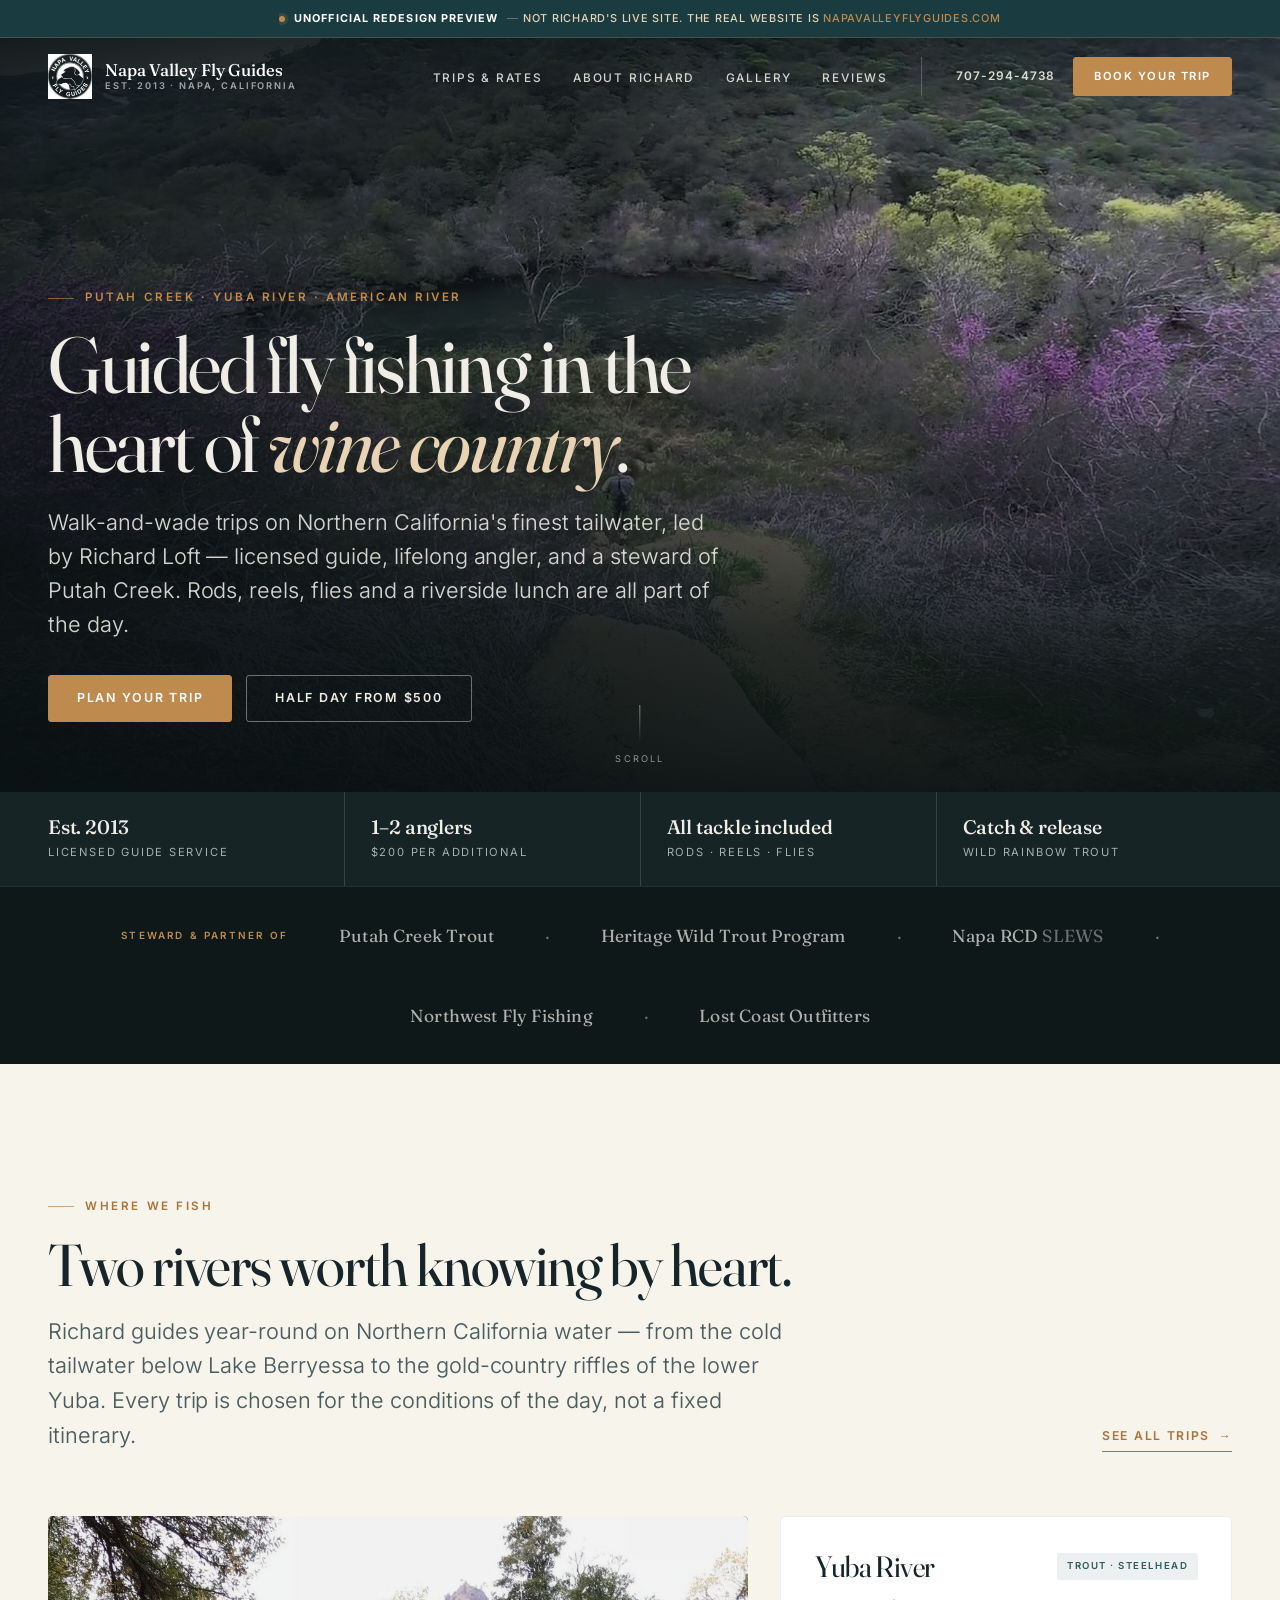
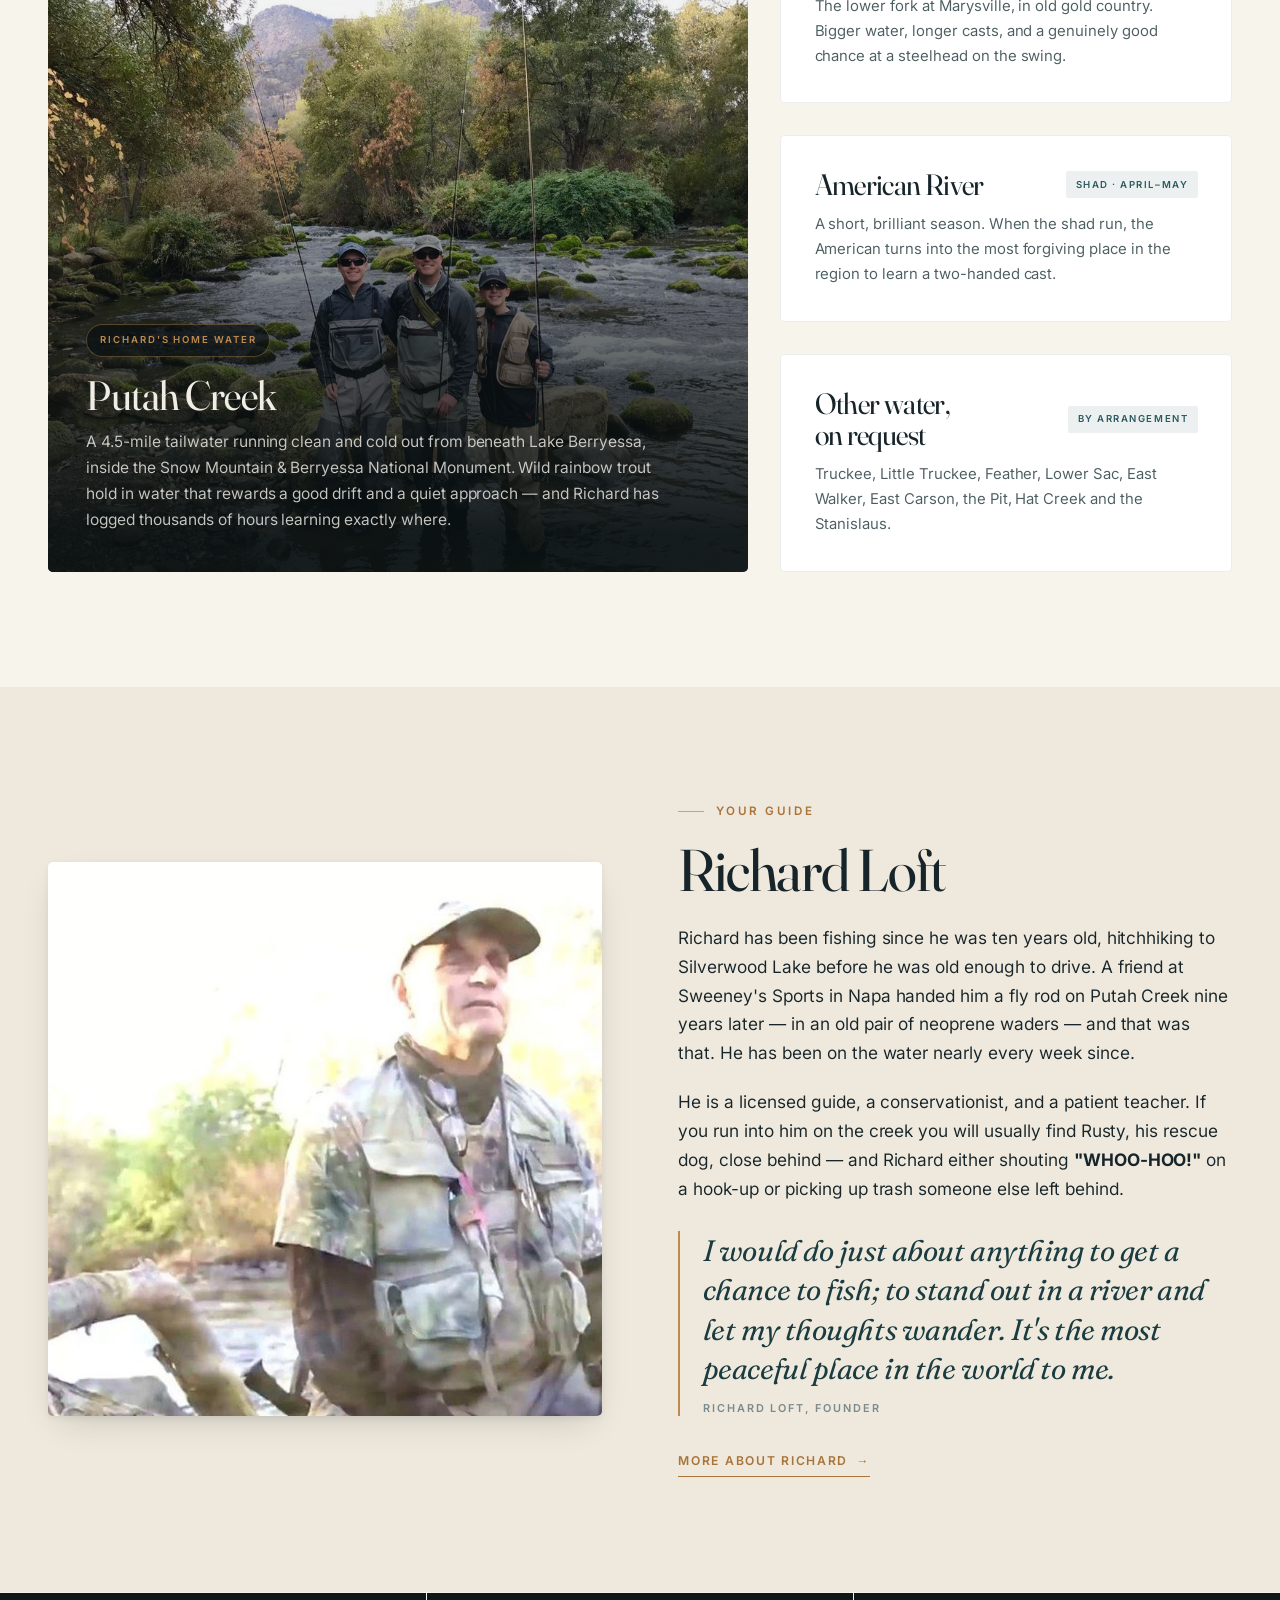
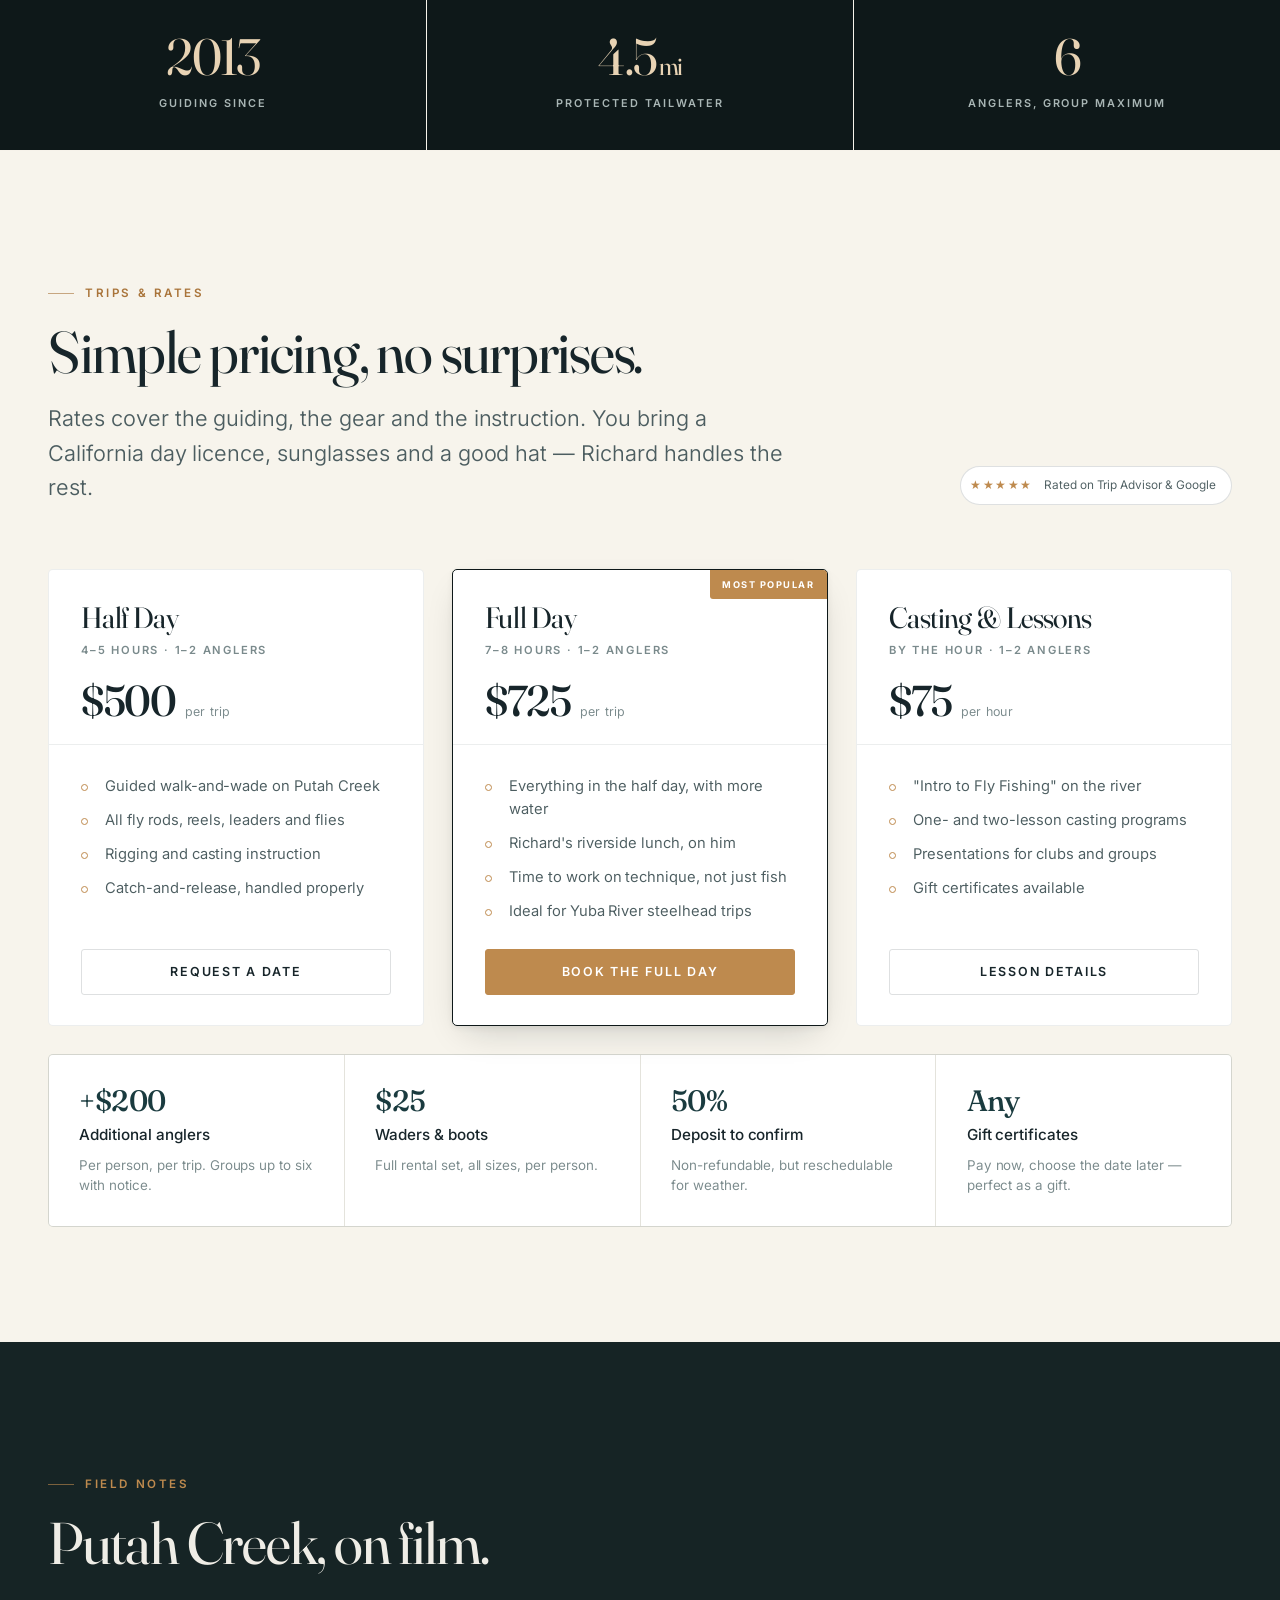
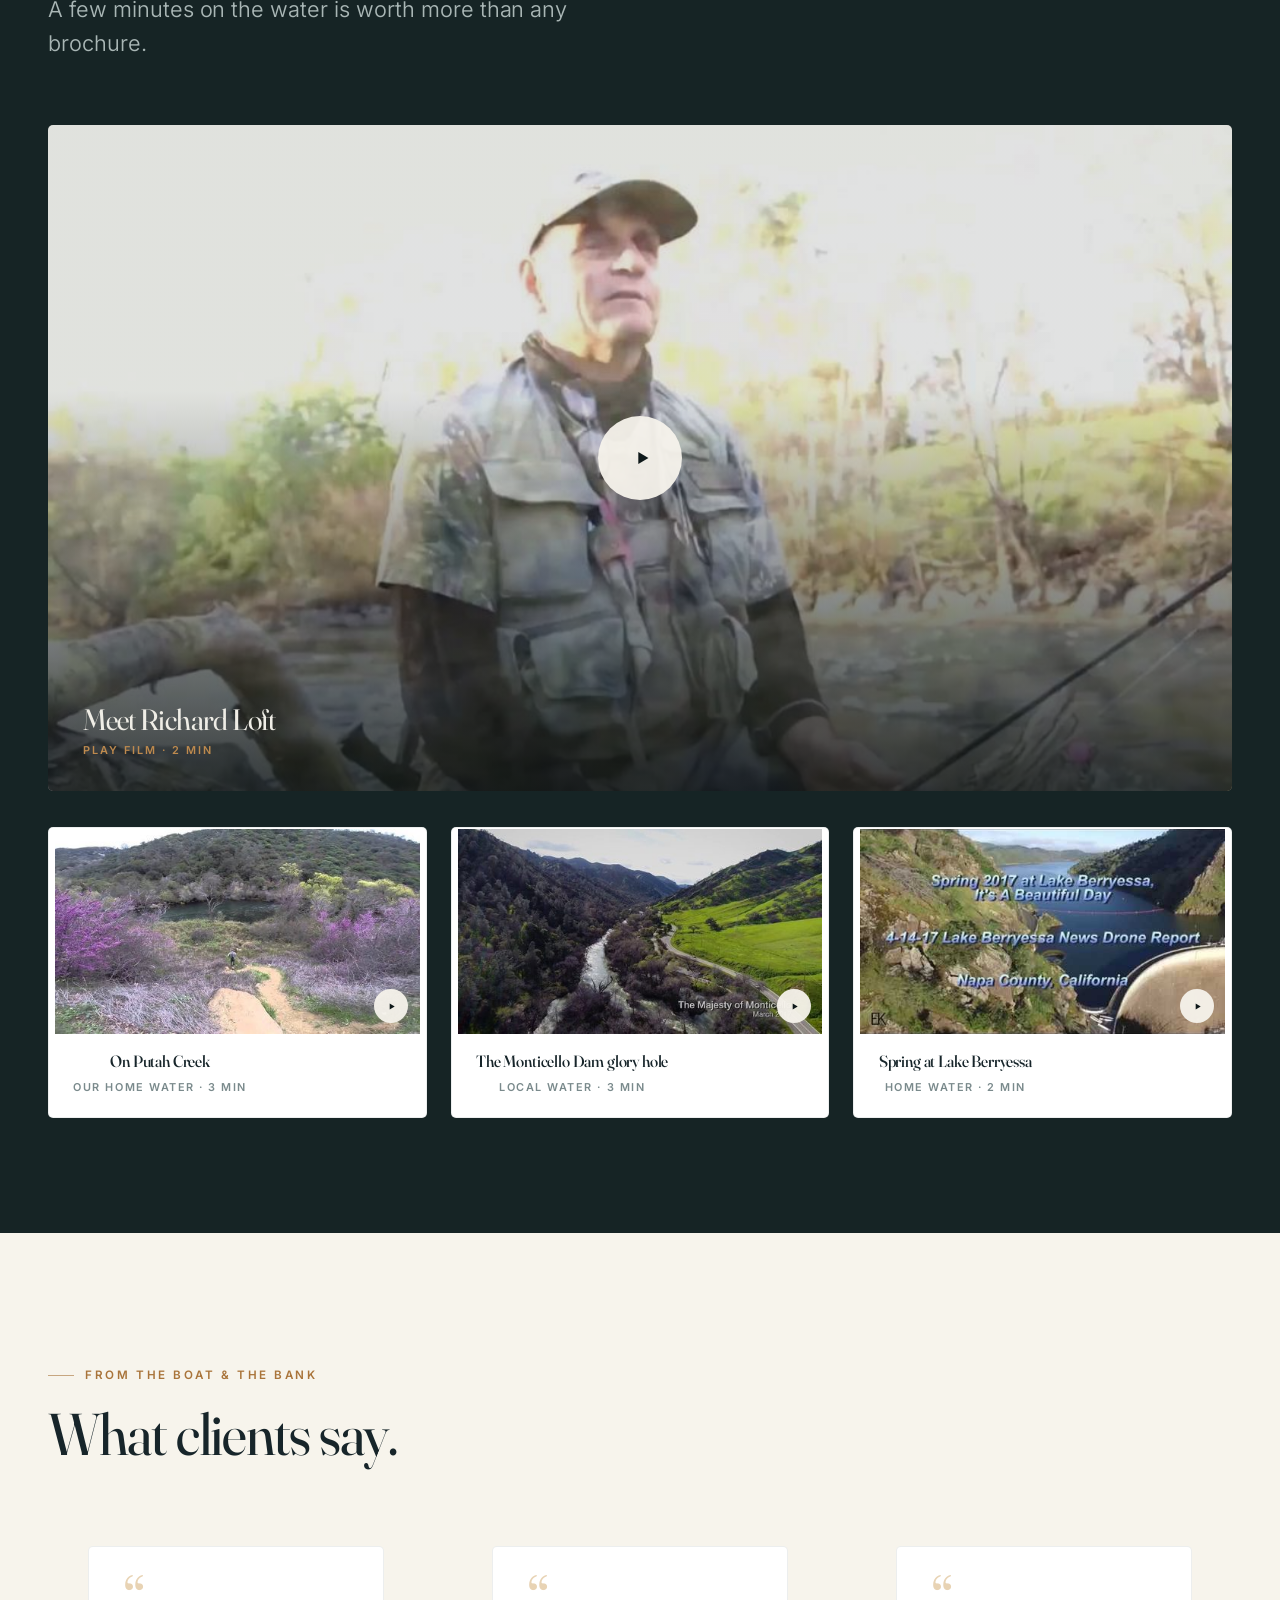
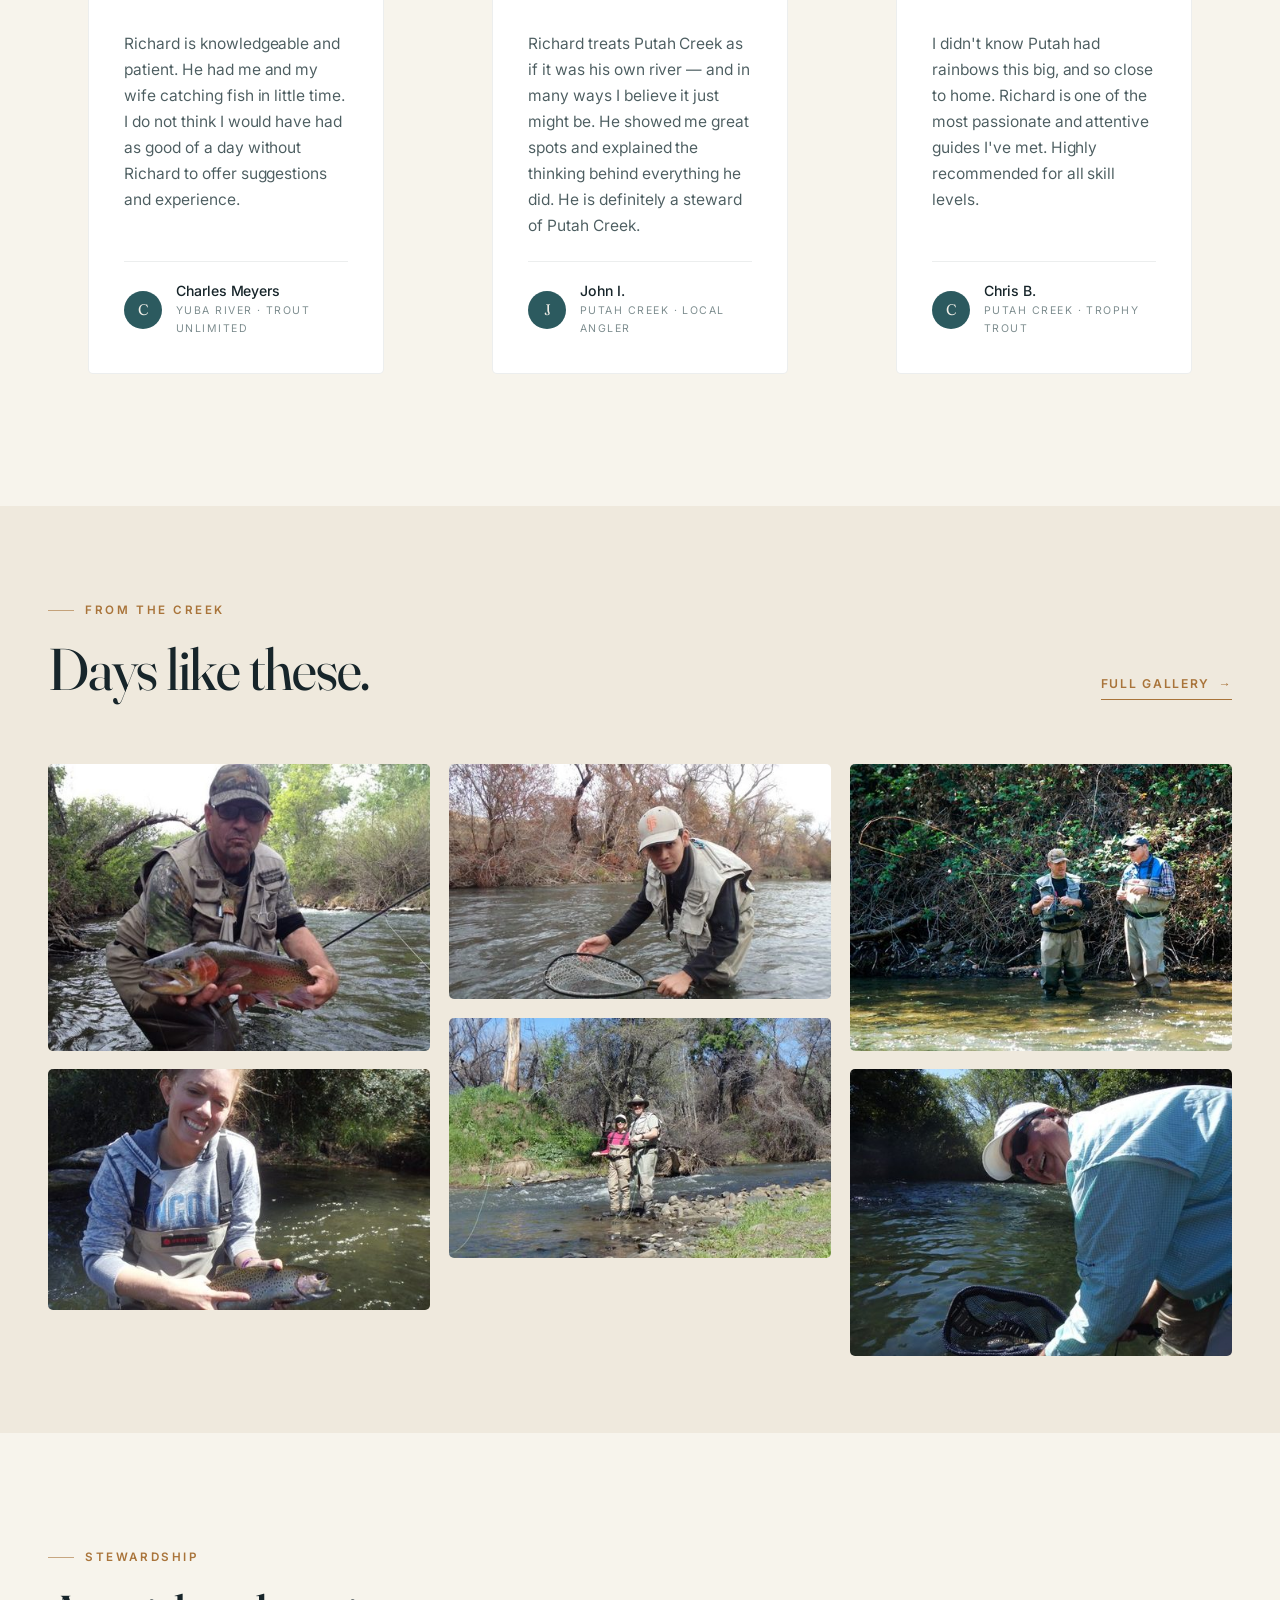
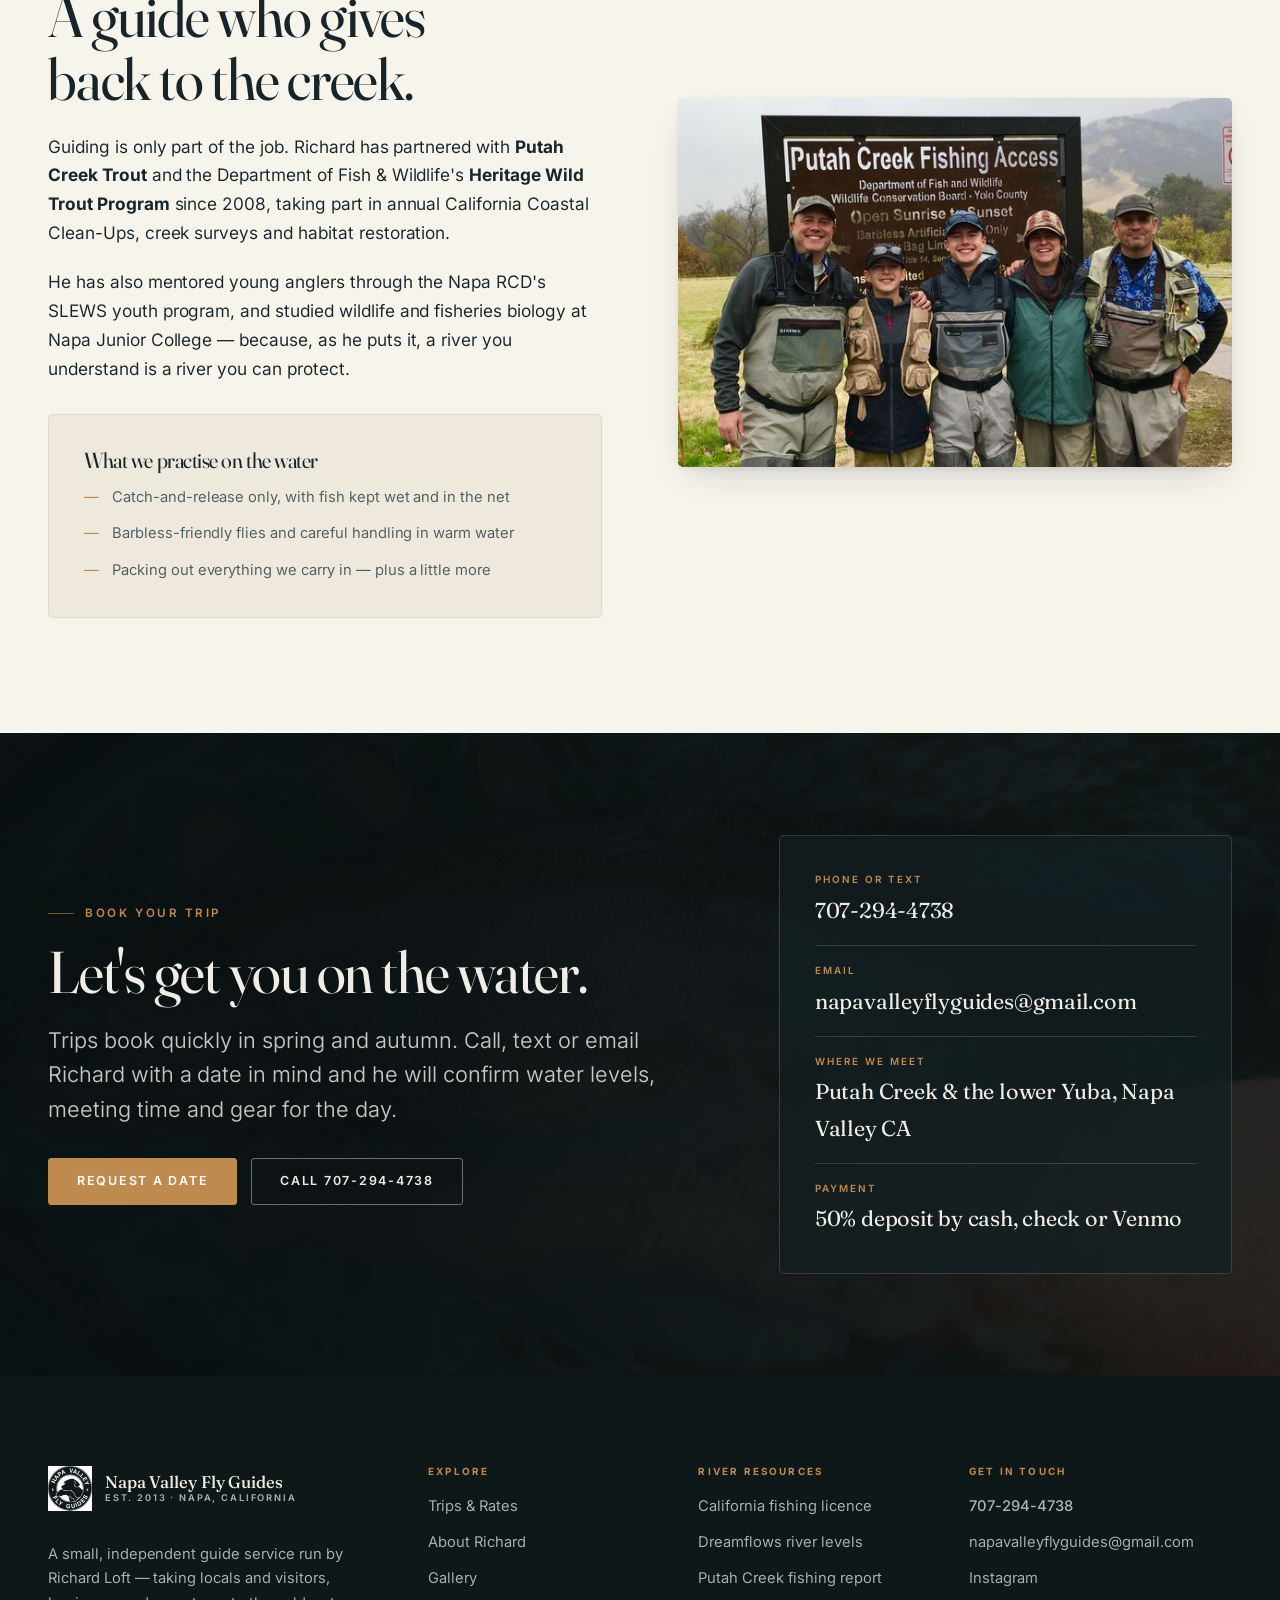
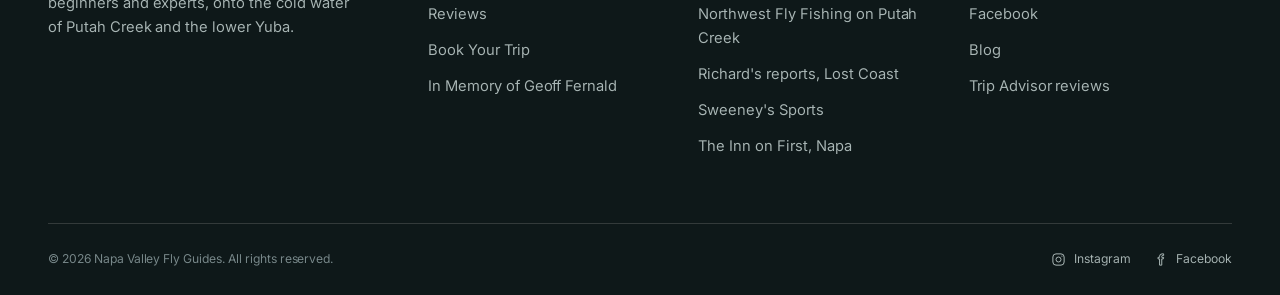
<file: index.html>
<!DOCTYPE html>
<html lang="en">
<head>
<meta charset="utf-8">
<meta name="robots" content="noindex, nofollow, noarchive">
<meta name="googlebot" content="noindex, nofollow">
<meta name="viewport" content="width=device-width, initial-scale=1">
<title>Napa Valley Fly Guides — Guided Fly Fishing on Putah Creek &amp; the Yuba River</title>
<meta name="description" content="Guided fly fishing trips and instruction on Putah Creek and the Yuba River with licensed guide Richard Loft. Half and full day walk-and-wade trips from Napa Valley, California. All tackle included.">
<meta name="theme-color" content="#0E1819">
<script>document.documentElement.classList.add('js');</script>
<link rel="canonical" href="https://www.napavalleyflyguides.com/">

<!-- Open Graph -->
<meta property="og:type" content="website">
<meta property="og:title" content="Napa Valley Fly Guides — Guided Fly Fishing on Putah Creek">
<meta property="og:description" content="Walk-and-wade fly fishing trips on Northern California's finest tailwater, led by licensed guide Richard Loft. Rods, reels and flies included.">
<meta property="og:image" content="assets/img/og-image.jpg">
<meta property="og:url" content="https://www.napavalleyflyguides.com/">
<meta name="twitter:card" content="summary_large_image">

<link rel="icon" type="image/png" href="assets/favicon.png">
<link rel="apple-touch-icon" href="assets/favicon.png">
<link rel="preload" as="image" href="assets/img/hero.jpg">
<link rel="stylesheet" href="assets/css/style.css">

<script type="application/ld+json">
{
  "@context": "https://schema.org",
  "@type": "TouristAttraction",
  "name": "Napa Valley Fly Guides",
  "description": "Guided fly fishing trips and instruction on Putah Creek, the Yuba River and the American River in Northern California.",
  "url": "https://www.napavalleyflyguides.com/",
  "image": "https://www.napavalleyflyguides.com/assets/img/og-image.jpg",
  "telephone": "+1-707-294-4738",
  "email": "napavalleyflyguides@gmail.com",
  "founder": { "@type": "Person", "name": "Richard Loft" },
  "foundingDate": "2013-08-14",
  "address": { "@type": "PostalAddress", "addressLocality": "Napa", "addressRegion": "CA", "addressCountry": "US" },
  "areaServed": ["Putah Creek", "Yuba River", "American River", "Napa Valley"],
  "makesOffer": [
    { "@type": "Offer", "name": "Half Day Guided Fly Fishing Trip", "price": "500", "priceCurrency": "USD" },
    { "@type": "Offer", "name": "Full Day Guided Fly Fishing Trip", "price": "725", "priceCurrency": "USD" }
  ]
}
</script>
</head>
<body class="page-home">

<div class="preview-ribbon" role="note">
  <p>
    <span class="preview-ribbon__dot" aria-hidden="true"></span>
    <strong>Unofficial redesign preview</strong>
    <span class="preview-ribbon__long">
      <span class="preview-ribbon__none">&mdash;</span>
      not Richard's live site. The real website is
      <a href="https://www.napavalleyflyguides.com/" target="_blank" rel="noopener">napavalleyflyguides.com</a>
    </span>
    <span class="preview-ribbon__short">
      <span class="preview-ribbon__none">&mdash;</span> not the live site
    </span>
  </p>
</div>

<a class="skip-link" href="#main">Skip to content</a>

<!-- ══════════════════════════════════════════════════════════ HEADER -->
<header class="site-header">
  <div class="shell header__inner">
    <a class="brand" href="index.html" aria-label="Napa Valley Fly Guides — home">
      <span class="brand__mark" aria-hidden="true">
        <img class="mark-light" src="assets/img/logo-light.png" alt="" width="44" height="45" srcset="assets/img/logo-light-88.png 88w, assets/img/logo-light-132.png 132w, assets/img/logo-light.png 300w" sizes="44px">
        <img class="mark-dark"  src="assets/img/logo-dark.png"  alt="" width="44" height="45" srcset="assets/img/logo-dark-88.png 88w, assets/img/logo-dark-132.png 132w, assets/img/logo-dark.png 300w" sizes="44px">
      </span>
      <span class="brand__text">
        <span class="brand__word">Napa Valley Fly Guides</span>
        <span class="brand__tag">Est. 2013 · Napa, California</span>
      </span>
    </a>

    <nav class="nav" aria-label="Primary">
      <ul class="nav__list">
        <li><a class="nav__link" href="trips.html">Trips &amp; Rates</a></li>
        <li><a class="nav__link" href="about.html">About Richard</a></li>
        <li><a class="nav__link" href="gallery.html">Gallery</a></li>
        <li><a class="nav__link" href="testimonials.html">Reviews</a></li>
      </ul>
      <div class="nav__meta">
        <a class="nav__phone" href="tel:+17072944738">707-294-4738</a>
        <a class="btn btn--sm" href="contact.html">Book Your Trip</a>
      </div>
    </nav>

    <button class="burger" type="button" aria-label="Open menu" aria-expanded="false" aria-controls="nav-drawer">
      <span></span><span></span><span></span>
    </button>
  </div>
</header>

<!-- ══════════════════════════════════════════════════════════ MOBILE DRAWER -->
<div class="drawer" id="nav-drawer" aria-hidden="true">
  <nav aria-label="Mobile">
    <ul class="drawer__nav">
      <li><a href="index.html">Home <span class="num">01</span></a></li>
      <li><a href="trips.html">Trips &amp; Rates <span class="num">02</span></a></li>
      <li><a href="about.html">About Richard <span class="num">03</span></a></li>
      <li><a href="gallery.html">Gallery <span class="num">04</span></a></li>
      <li><a href="testimonials.html">Reviews <span class="num">05</span></a></li>
      <li><a href="contact.html">Book Your Trip <span class="num">06</span></a></li>
    </ul>
  </nav>
  <div class="drawer__foot">
    <div class="drawer__contact">
      <span class="muted">Call or text</span>
      <a href="tel:+17072944738">707-294-4738</a>
      <span class="muted" style="margin-top:.6rem">Email</span>
      <a href="mailto:napavalleyflyguides@gmail.com">napavalleyflyguides@gmail.com</a>
    </div>
    <a class="btn btn--wide" href="contact.html">Request a date</a>
    <p style="font-size:.78rem;color:var(--on-ink-mid);margin:0">
      Putah Creek · Yuba River · American River<br>Napa Valley, California
    </p>
  </div>
</div>

<main id="main">

  <!-- ════════════════════════════════════════════════════════ HERO -->
  <section class="hero" aria-labelledby="hero-title">
    <div class="hero__media">
      <img src="assets/img/hero.jpg" alt="Putah Creek seen from above, western redbud in bloom along the bank" width="1920" height="1080" fetchpriority="high" srcset="assets/img/hero-960.jpg 960w, assets/img/hero-1280.jpg 1280w, assets/img/hero.jpg 1920w" sizes="100vw">
    </div>
    <div class="hero__scrim"></div>
    <div class="hero__grain" aria-hidden="true"></div>

    <div class="shell hero__inner">
      <div class="hero__content">
        <p class="eyebrow eyebrow--on-ink">Putah Creek · Yuba River · American River</p>
        <h1 class="hero__title" id="hero-title">Guided fly fishing in the heart of <em>wine country</em>.</h1>
        <p class="hero__sub">
          Walk-and-wade trips on Northern California's finest tailwater, led by Richard Loft — licensed
          guide, lifelong angler, and a steward of Putah Creek. Rods, reels, flies and a riverside lunch
          are all part of the day.
        </p>
        <div class="hero__cta">
          <a class="btn" href="contact.html">Plan your trip</a>
          <a class="btn btn--ghost-light" href="trips.html">Half day from&nbsp;$500</a>
        </div>
      </div>
    </div>

    <div class="hero__scroll" aria-hidden="true">
      <span></span>
      Scroll
    </div>
  </section>

  <!-- ════════════════════════════════════════════════════════ FACT BAR -->
  <section class="factbar" aria-label="At a glance">
    <div class="shell">
      <div class="factbar__inner">
        <div class="fact">
          <span class="fact__k">Est. 2013</span>
          <span class="fact__v">Licensed guide service</span>
        </div>
        <div class="fact">
          <span class="fact__k">1–2 anglers</span>
          <span class="fact__v">$200 per additional</span>
        </div>
        <div class="fact">
          <span class="fact__k">All tackle included</span>
          <span class="fact__v">Rods · reels · flies</span>
        </div>
        <div class="fact">
          <span class="fact__k">Catch &amp; release</span>
          <span class="fact__v">Wild rainbow trout</span>
        </div>
      </div>
    </div>
  </section>

  <!-- ════════════════════════════════════════════════════════ TRUST -->
  <section class="trust" aria-label="Partners and recognition">
    <div class="shell trust__inner">
      <span class="trust__label">Steward &amp; partner of</span>
      <span class="trust__item">Putah Creek Trout</span>
      <span class="trust__item"><em>·</em></span>
      <span class="trust__item">Heritage Wild Trout Program</span>
      <span class="trust__item"><em>·</em></span>
      <span class="trust__item">Napa RCD <em>SLEWS</em></span>
      <span class="trust__item"><em>·</em></span>
      <span class="trust__item">Northwest Fly Fishing</span>
      <span class="trust__item"><em>·</em></span>
      <span class="trust__item">Lost Coast Outfitters</span>
    </div>
  </section>

  <!-- ════════════════════════════════════════════════════════ WATERS -->
  <section class="section section--paper" id="waters" aria-labelledby="waters-title">
    <div class="shell">
      <div class="head-split">
        <div class="section__head reveal">
          <p class="eyebrow">Where we fish</p>
          <h2 class="h2" id="waters-title">Two rivers worth knowing by heart.</h2>
          <p class="lead">
            Richard guides year-round on Northern California water — from the cold tailwater below
            Lake Berryessa to the gold-country riffles of the lower Yuba. Every trip is chosen for
            the conditions of the day, not a fixed itinerary.
          </p>
        </div>
        <a class="tlink reveal" data-d="2" href="trips.html">See all trips</a>
      </div>

      <div class="waters">
        <article class="water-lead reveal">
          <img src="assets/img/waters-crew.jpg" alt="Three anglers standing in the current of Putah Creek beneath the Berryessa hills" width="1600" height="1200" loading="lazy" srcset="assets/img/waters-crew-600.jpg 600w, assets/img/waters-crew-800.jpg 800w, assets/img/waters-crew-1200.jpg 1200w, assets/img/waters-crew.jpg 1600w" sizes="(max-width: 1320px) 92vw, 1184px">
          <div class="water-lead__body">
            <span class="water-flag">Richard's home water</span>
            <h3>Putah Creek</h3>
            <p>
              A 4.5-mile tailwater running clean and cold out from beneath Lake Berryessa, inside the
              Snow Mountain &amp; Berryessa National Monument. Wild rainbow trout hold in water that
              rewards a good drift and a quiet approach — and Richard has logged thousands of hours
              learning exactly where.
            </p>
          </div>
        </article>

        <div class="water-stack">
          <article class="water-card reveal" data-d="1">
            <div class="water-card__top">
              <h3>Yuba River</h3>
              <span class="species">Trout · Steelhead</span>
            </div>
            <p>
              The lower fork at Marysville, in old gold country. Bigger water, longer casts, and a
              genuinely good chance at a steelhead on the swing.
            </p>
          </article>

          <article class="water-card reveal" data-d="2">
            <div class="water-card__top">
              <h3>American River</h3>
              <span class="species">Shad · April–May</span>
            </div>
            <p>
              A short, brilliant season. When the shad run, the American turns into the most
              forgiving place in the region to learn a two-handed cast.
            </p>
          </article>

          <article class="water-card reveal" data-d="3">
            <div class="water-card__top">
              <h3>Other water, on request</h3>
              <span class="species">By arrangement</span>
            </div>
            <p>
              Truckee, Little Truckee, Feather, Lower Sac, East Walker, East Carson, the Pit,
              Hat Creek and the Stanislaus.
            </p>
          </article>
        </div>
      </div>
    </div>
  </section>

  <!-- ════════════════════════════════════════════════════════ ABOUT SPLIT -->
  <section class="section section--paper2" aria-labelledby="guide-title">
    <div class="shell">
      <div class="split">
        <div class="split__media split__media--frame reveal">
          <img src="assets/img/richard.jpg" alt="Richard Loft on the bank of Putah Creek, fly rod in hand" width="760" height="760" loading="lazy" srcset="assets/img/richard-400.jpg 400w, assets/img/richard-600.jpg 600w, assets/img/richard.jpg 760w" sizes="(max-width: 980px) 92vw, 548px">
        </div>

        <div class="split__body reveal" data-d="1">
          <p class="eyebrow">Your guide</p>
          <h2 class="h2" id="guide-title">Richard Loft</h2>
          <p style="margin-top:1.4rem">
            Richard has been fishing since he was ten years old, hitchhiking to Silverwood Lake
            before he was old enough to drive. A friend at Sweeney's Sports in Napa handed him a fly
            rod on Putah Creek nine years later — in an old pair of neoprene waders — and that was
            that. He has been on the water nearly every week since.
          </p>
          <p>
            He is a licensed guide, a conservationist, and a patient teacher. If you run into him on
            the creek you will usually find Rusty, his rescue dog, close behind — and Richard either
            shouting <strong>"WHOO-HOO!"</strong> on a hook-up or picking up trash someone else
            left behind.
          </p>

          <blockquote class="quote-big">
            I would do just about anything to get a chance to fish; to stand out in a river and let
            my thoughts wander. It's the most peaceful place in the world to me.
            <cite>Richard Loft, founder</cite>
          </blockquote>

          <p style="margin-top:1.8rem"><a class="tlink" href="about.html">More about Richard</a></p>
        </div>
      </div>
    </div>
  </section>

  <!-- ════════════════════════════════════════════════════════ STATS -->
  <section class="stats" aria-label="By the numbers">
    <div class="stat reveal">
      <div class="stat__n">2013</div>
      <div class="stat__l">Guiding since</div>
    </div>
    <div class="stat reveal" data-d="1">
      <div class="stat__n">4.5<span style="font-size:.5em"> mi</span></div>
      <div class="stat__l">Protected tailwater</div>
    </div>
    <div class="stat reveal" data-d="2">
      <div class="stat__n">6</div>
      <div class="stat__l">Anglers, group maximum</div>
    </div>
  </section>

  <!-- ════════════════════════════════════════════════════════ TRIPS -->
  <section class="section section--paper" id="rates" aria-labelledby="rates-title">
    <div class="shell">
      <div class="head-split">
        <div class="section__head reveal">
          <p class="eyebrow">Trips &amp; rates</p>
          <h2 class="h2" id="rates-title">Simple pricing, no surprises.</h2>
          <p class="lead">
            Rates cover the guiding, the gear and the instruction. You bring a California day
            licence, sunglasses and a good hat — Richard handles the rest.
          </p>
        </div>
        <div class="rating reveal" data-d="2">
          <span class="rating__stars" aria-hidden="true">★★★★★</span>
          <span>Rated on Trip&nbsp;Advisor &amp; Google</span>
        </div>
      </div>

      <div class="trips">
        <article class="trip reveal">
          <div class="trip__head">
            <h3 class="trip__name">Half Day</h3>
            <p class="trip__meta">4–5 hours · 1–2 anglers</p>
            <p class="trip__price"><b>$500</b><span>per trip</span></p>
          </div>
          <div class="trip__body">
            <ul class="trip__list">
              <li>Guided walk-and-wade on Putah Creek</li>
              <li>All fly rods, reels, leaders and flies</li>
              <li>Rigging and casting instruction</li>
              <li>Catch-and-release, handled properly</li>
            </ul>
            <div class="trip__foot"><a class="btn btn--ghost btn--wide" href="contact.html">Request a date</a></div>
          </div>
        </article>

        <article class="trip trip--feature reveal" data-d="1">
          <div class="trip__head">
            <h3 class="trip__name">Full Day</h3>
            <p class="trip__meta">7–8 hours · 1–2 anglers</p>
            <p class="trip__price"><b>$725</b><span>per trip</span></p>
          </div>
          <div class="trip__body">
            <ul class="trip__list">
              <li>Everything in the half day, with more water</li>
              <li>Richard's riverside lunch, on him</li>
              <li>Time to work on technique, not just fish</li>
              <li>Ideal for Yuba River steelhead trips</li>
            </ul>
            <div class="trip__foot"><a class="btn btn--wide" href="contact.html">Book the full day</a></div>
          </div>
        </article>

        <article class="trip reveal" data-d="2">
          <div class="trip__head">
            <h3 class="trip__name">Casting &amp; Lessons</h3>
            <p class="trip__meta">By the hour · 1–2 anglers</p>
            <p class="trip__price"><b>$75</b><span>per hour</span></p>
          </div>
          <div class="trip__body">
            <ul class="trip__list">
              <li>"Intro to Fly Fishing" on the river</li>
              <li>One- and two-lesson casting programs</li>
              <li>Presentations for clubs and groups</li>
              <li>Gift certificates available</li>
            </ul>
            <div class="trip__foot"><a class="btn btn--ghost btn--wide" href="trips.html">Lesson details</a></div>
          </div>
        </article>
      </div>

      <div class="addons reveal" style="margin-top:clamp(1.1rem,2.2vw,1.75rem)">
        <div class="addon">
          <span class="addon__price">+$200</span>
          <span class="addon__name">Additional anglers</span>
          <span class="addon__note">Per person, per trip. Groups up to six with notice.</span>
        </div>
        <div class="addon">
          <span class="addon__price">$25</span>
          <span class="addon__name">Waders &amp; boots</span>
          <span class="addon__note">Full rental set, all sizes, per person.</span>
        </div>
        <div class="addon">
          <span class="addon__price">50%</span>
          <span class="addon__name">Deposit to confirm</span>
          <span class="addon__note">Non-refundable, but reschedulable for weather.</span>
        </div>
        <div class="addon">
          <span class="addon__price">Any</span>
          <span class="addon__name">Gift certificates</span>
          <span class="addon__note">Pay now, choose the date later — perfect as a gift.</span>
        </div>
      </div>
    </div>
  </section>

  <!-- ════════════════════════════════════════════════════════ FILM -->
  <section class="section section--ink-2 on-ink" aria-labelledby="film-title">
    <div class="shell">
      <div class="section__head reveal" style="max-width:56ch">
        <p class="eyebrow">Field notes</p>
        <h2 class="h2" id="film-title">Putah Creek, on film.</h2>
        <p class="lead">A few minutes on the water is worth more than any brochure.</p>
      </div>

      <button class="film reveal" type="button" data-video="1pj6mRwPBrI" data-video-title="Putah Creek Fly Fishing Guide: Meet Richard Loft">
        <img src="assets/img/film-richard.jpg" alt="Richard Loft on the bank of Putah Creek" width="960" height="540" loading="lazy" srcset="assets/img/film-richard-480.jpg 480w, assets/img/film-richard-720.jpg 720w, assets/img/film-richard.jpg 960w" sizes="(max-width: 1320px) 92vw, 1184px">
        <span class="film__play" aria-hidden="true">
          <svg viewBox="0 0 24 24" fill="currentColor"><path d="M8 5.5v13l11-6.5-11-6.5Z"/></svg>
        </span>
        <span class="film__label">
          <h3>Meet Richard Loft</h3>
          <p>Play film · 2 min</p>
        </span>
      </button>

      <div class="film-row">
        <button class="film-mini reveal" type="button" data-video="3_FCh8aVoEw" data-video-title="Napa Valley Fly Guides — On Putah Creek">
          <span class="film-mini__thumb">
            <img src="assets/img/film-putah.jpg" alt="Putah Creek from above, redbud in bloom along the bank" width="960" height="540" loading="lazy" srcset="assets/img/film-putah-480.jpg 480w, assets/img/film-putah-720.jpg 720w, assets/img/film-putah.jpg 960w" sizes="(max-width: 620px) 92vw, (max-width: 980px) 46vw, 378px">
            <span class="film-mini__badge" aria-hidden="true"><svg viewBox="0 0 24 24" fill="currentColor"><path d="M8 5.5v13l11-6.5-11-6.5Z"/></svg></span>
          </span>
          <span class="film-mini__body">
            <h4>On Putah Creek</h4>
            <p>Our home water · 3 min</p>
          </span>
        </button>

        <button class="film-mini reveal" data-d="1" type="button" data-video="g9Yse6qoHFk" data-video-title="Monticello Dam Glory Hole Spillway">
          <span class="film-mini__thumb">
            <img src="assets/img/film-glory-hole.jpg" alt="The Monticello Dam glory hole spillway at Lake Berryessa" width="960" height="540" loading="lazy" srcset="assets/img/film-glory-hole-480.jpg 480w, assets/img/film-glory-hole-720.jpg 720w, assets/img/film-glory-hole.jpg 960w" sizes="(max-width: 620px) 92vw, (max-width: 980px) 46vw, 378px">
            <span class="film-mini__badge" aria-hidden="true"><svg viewBox="0 0 24 24" fill="currentColor"><path d="M8 5.5v13l11-6.5-11-6.5Z"/></svg></span>
          </span>
          <span class="film-mini__body">
            <h4>The Monticello Dam glory hole</h4>
            <p>Local water · 3 min</p>
          </span>
        </button>

        <button class="film-mini reveal" data-d="2" type="button" data-video="1TVX9Euix3E" data-video-title="Spring at Lake Berryessa">
          <span class="film-mini__thumb">
            <img src="assets/img/film-berryessa.jpg" alt="Spring at Lake Berryessa" width="960" height="720" loading="lazy" srcset="assets/img/film-berryessa-480.jpg 480w, assets/img/film-berryessa-720.jpg 720w, assets/img/film-berryessa.jpg 960w" sizes="(max-width: 620px) 92vw, (max-width: 980px) 46vw, 378px">
            <span class="film-mini__badge" aria-hidden="true"><svg viewBox="0 0 24 24" fill="currentColor"><path d="M8 5.5v13l11-6.5-11-6.5Z"/></svg></span>
          </span>
          <span class="film-mini__body">
            <h4>Spring at Lake Berryessa</h4>
            <p>Home water · 2 min</p>
          </span>
        </button>
      </div>
    </div>
  </section>

  <!-- ════════════════════════════════════════════════════════ TESTIMONIALS -->
  <section class="section section--paper" aria-labelledby="reviews-title">
    <div class="shell">
      <div class="head-split">
        <div class="section__head reveal">
          <p class="eyebrow">From the boat &amp; the bank</p>
          <h2 class="h2" id="reviews-title">What clients say.</h2>
        </div>
        <a class="tlink reveal" data-d="2" href="testimonials.html">Read all reviews</a>
      </div>

      <div class="quotes">
        <figure class="quote reveal">
          <div class="quote__mark" aria-hidden="true">&ldquo;</div>
          <blockquote class="quote__text">
            Richard is knowledgeable and patient. He had me and my wife catching fish in little
            time. I do not think I would have had as good of a day without Richard to offer
            suggestions and experience.
          </blockquote>
          <figcaption class="quote__who">
            <span class="quote__avatar" aria-hidden="true">C</span>
            <span>
              <span class="quote__name">Charles Meyers</span>
              <span class="quote__src">Yuba River · Trout Unlimited</span>
            </span>
          </figcaption>
        </figure>

        <figure class="quote reveal" data-d="1">
          <div class="quote__mark" aria-hidden="true">&ldquo;</div>
          <blockquote class="quote__text">
            Richard treats Putah Creek as if it was his own river — and in many ways I believe it
            just might be. He showed me great spots and explained the thinking behind everything he
            did. He is definitely a steward of Putah Creek.
          </blockquote>
          <figcaption class="quote__who">
            <span class="quote__avatar" aria-hidden="true">J</span>
            <span>
              <span class="quote__name">John I.</span>
              <span class="quote__src">Putah Creek · Local angler</span>
            </span>
          </figcaption>
        </figure>

        <figure class="quote reveal" data-d="2">
          <div class="quote__mark" aria-hidden="true">&ldquo;</div>
          <blockquote class="quote__text">
            I didn't know Putah had rainbows this big, and so close to home. Richard is one of the
            most passionate and attentive guides I've met. Highly recommended for all skill levels.
          </blockquote>
          <figcaption class="quote__who">
            <span class="quote__avatar" aria-hidden="true">C</span>
            <span>
              <span class="quote__name">Chris B.</span>
              <span class="quote__src">Putah Creek · Trophy trout</span>
            </span>
          </figcaption>
        </figure>
      </div>
    </div>
  </section>

  <!-- ════════════════════════════════════════════════════════ GALLERY STRIP -->
  <section class="section section--paper2 section--tight" aria-labelledby="gal-title">
    <div class="shell">
      <div class="head-split">
        <div class="section__head reveal">
          <p class="eyebrow">From the creek</p>
          <h2 class="h2" id="gal-title">Days like these.</h2>
        </div>
        <a class="tlink reveal" data-d="2" href="gallery.html">Full gallery</a>
      </div>

      <div class="masonry">
        <figure class="reveal">
          <img src="assets/img/gallery-01.jpg" alt="An angler holds up a large spotted rainbow trout" width="640" height="480" loading="lazy" srcset="assets/img/gallery-01-480.jpg 480w, assets/img/gallery-01.jpg 640w" sizes="(max-width: 660px) 92vw, (max-width: 1000px) 46vw, 383px">
          <figcaption>Wild rainbow, Putah Creek</figcaption>
        </figure>
        <figure class="reveal" data-d="1">
          <img src="assets/img/gallery-09.jpg" alt="A rainbow trout in the net just before release" width="640" height="403" loading="lazy" srcset="assets/img/gallery-09-480.jpg 480w, assets/img/gallery-09.jpg 640w" sizes="(max-width: 660px) 92vw, (max-width: 1000px) 46vw, 383px">
          <figcaption>Before the release</figcaption>
        </figure>
        <figure class="reveal" data-d="2">
          <img src="assets/img/gallery-13.jpg" alt="An angler netting a fish in fast water" width="640" height="393" loading="lazy" srcset="assets/img/gallery-13-480.jpg 480w, assets/img/gallery-13.jpg 640w" sizes="(max-width: 660px) 92vw, (max-width: 1000px) 46vw, 383px">
          <figcaption>Reading the seam</figcaption>
        </figure>
        <figure class="reveal">
          <img src="assets/img/gallery-04.jpg" alt="Anglers rigging up on the gravel bank" width="640" height="403" loading="lazy" srcset="assets/img/gallery-04-480.jpg 480w, assets/img/gallery-04.jpg 640w" sizes="(max-width: 660px) 92vw, (max-width: 1000px) 46vw, 383px">
          <figcaption>Rigging on the bank</figcaption>
        </figure>
        <figure class="reveal" data-d="1">
          <img src="assets/img/gallery-06.jpg" alt="Two anglers working a run together" width="640" height="480" loading="lazy" srcset="assets/img/gallery-06-480.jpg 480w, assets/img/gallery-06.jpg 640w" sizes="(max-width: 660px) 92vw, (max-width: 1000px) 46vw, 383px">
          <figcaption>Working the run</figcaption>
        </figure>
        <figure class="reveal" data-d="2">
          <img src="assets/img/gallery-08.jpg" alt="A guide helping a client handle a landed fish" width="640" height="480" loading="lazy" srcset="assets/img/gallery-08-480.jpg 480w, assets/img/gallery-08.jpg 640w" sizes="(max-width: 660px) 92vw, (max-width: 1000px) 46vw, 383px">
          <figcaption>Handle with care</figcaption>
        </figure>
      </div>
    </div>
  </section>

  <!-- ════════════════════════════════════════════════════════ CONSERVATION -->
  <section class="section section--paper" aria-labelledby="steward-title">
    <div class="shell">
      <div class="split split--media-right">
        <div class="split__media reveal">
          <img src="assets/img/putah-sign.jpg" alt="Anglers gathered at the Putah Creek Fishing Access sign" width="1400" height="933" loading="lazy" srcset="assets/img/putah-sign-600.jpg 600w, assets/img/putah-sign-800.jpg 800w, assets/img/putah-sign-1200.jpg 1200w, assets/img/putah-sign.jpg 1400w" sizes="(max-width: 980px) 92vw, 548px">
        </div>
        <div class="split__body reveal" data-d="1">
          <p class="eyebrow">Stewardship</p>
          <h2 class="h2" id="steward-title">A guide who gives back to the creek.</h2>
          <p style="margin-top:1.4rem">
            Guiding is only part of the job. Richard has partnered with
            <strong>Putah Creek Trout</strong> and the Department of Fish &amp; Wildlife's
            <strong>Heritage Wild Trout Program</strong> since 2008, taking part in annual California
            Coastal Clean-Ups, creek surveys and habitat restoration.
          </p>
          <p>
            He has also mentored young anglers through the Napa RCD's SLEWS youth program, and
            studied wildlife and fisheries biology at Napa Junior College — because, as he puts it,
            a river you understand is a river you can protect.
          </p>
          <div class="panel" style="margin-top:1.9rem">
            <h3>What we practise on the water</h3>
            <ul>
              <li>Catch-and-release only, with fish kept wet and in the net</li>
              <li>Barbless-friendly flies and careful handling in warm water</li>
              <li>Packing out everything we carry in — plus a little more</li>
            </ul>
          </div>
        </div>
      </div>
    </div>
  </section>

  <!-- ════════════════════════════════════════════════════════ CTA BAND -->
  <section class="cta-band" aria-labelledby="cta-title">
    <div class="cta-band__bg" aria-hidden="true">
      <img src="assets/img/cta-band.jpg" alt="" width="2000" height="840" loading="lazy" srcset="assets/img/cta-band-800.jpg 800w, assets/img/cta-band-1200.jpg 1200w, assets/img/cta-band.jpg 2000w" sizes="100vw">
    </div>
    <div class="shell cta-band__inner">
      <div class="reveal">
        <p class="eyebrow eyebrow--on-ink">Book your trip</p>
        <h2 class="h2" id="cta-title">Let's get you on the water.</h2>
        <p class="lead" style="margin-top:1.2rem;color:rgba(239,237,230,.82)">
          Trips book quickly in spring and autumn. Call, text or email Richard with a date in
          mind and he will confirm water levels, meeting time and gear for the day.
        </p>
        <div class="btn-row" style="margin-top:2rem">
          <a class="btn" href="contact.html">Request a date</a>
          <a class="btn btn--ghost-light" href="tel:+17072944738">Call 707-294-4738</a>
        </div>
      </div>

      <div class="contact-card reveal" data-d="1">
        <div class="contact-card__row">
          <span class="contact-card__k">Phone or text</span>
          <span class="contact-card__v"><a href="tel:+17072944738">707-294-4738</a></span>
        </div>
        <div class="contact-card__row">
          <span class="contact-card__k">Email</span>
          <span class="contact-card__v"><a href="mailto:napavalleyflyguides@gmail.com">napavalleyflyguides@gmail.com</a></span>
        </div>
        <div class="contact-card__row">
          <span class="contact-card__k">Where we meet</span>
          <span class="contact-card__v">Putah Creek &amp; the lower Yuba, Napa Valley CA</span>
        </div>
        <div class="contact-card__row">
          <span class="contact-card__k">Payment</span>
          <span class="contact-card__v">50% deposit by cash, check or Venmo</span>
        </div>
      </div>
    </div>
  </section>

</main>

<!-- ══════════════════════════════════════════════════════════ FOOTER -->
<footer class="site-footer">
  <div class="shell">
    <div class="footer__grid">
      <div>
        <a class="brand" href="index.html" aria-label="Napa Valley Fly Guides — home">
          <span class="brand__mark" aria-hidden="true">
            <img class="mark-light" src="assets/img/logo-light.png" alt="" width="44" height="45" srcset="assets/img/logo-light-88.png 88w, assets/img/logo-light-132.png 132w, assets/img/logo-light.png 300w" sizes="44px">
          </span>
          <span class="brand__text">
            <span class="brand__word">Napa Valley Fly Guides</span>
            <span class="brand__tag">Est. 2013 · Napa, California</span>
          </span>
        </a>
        <p class="footer__blurb">
          A small, independent guide service run by Richard Loft — taking locals and visitors,
          beginners and experts, onto the cold water of Putah Creek and the lower Yuba.
        </p>
      </div>

      <div>
        <h3 class="footer__h">Explore</h3>
        <ul class="footer__list">
          <li><a href="trips.html">Trips &amp; Rates</a></li>
          <li><a href="about.html">About Richard</a></li>
          <li><a href="gallery.html">Gallery</a></li>
          <li><a href="testimonials.html">Reviews</a></li>
          <li><a href="contact.html">Book Your Trip</a></li>
          <li><a href="memoriam.html">In Memory of Geoff Fernald</a></li>
        </ul>
      </div>

      <div>
        <h3 class="footer__h">River resources</h3>
        <ul class="footer__list">
          <li><a href="https://www.wildlife.ca.gov/Licensing/Online-Sales" target="_blank" rel="noopener">California fishing licence</a></li>
          <li><a href="http://dreamflows.com/flows.php?page=prod&amp;zone=canv&amp;form=norm&amp;mark=All" target="_blank" rel="noopener">Dreamflows river levels</a></li>
          <li><a href="https://www.californiaflyfishingreports.com/putah-creek" target="_blank" rel="noopener">Putah Creek fishing report</a></li>
          <li><a href="NWFF_PutahCreek.pdf" target="_blank" rel="noopener">Northwest Fly Fishing on Putah Creek</a></li>
          <li><a href="http://www.blog.lostcoastoutfitters.com/tagged/frputahcreek" target="_blank" rel="noopener">Richard's reports, Lost Coast</a></li>
          <li><a href="http://sweeneyssports.com" target="_blank" rel="noopener">Sweeney's Sports</a></li>
          <li><a href="http://theinnonfirst.com" target="_blank" rel="noopener">The Inn on First, Napa</a></li>
        </ul>
      </div>

      <div>
        <h3 class="footer__h">Get in touch</h3>
        <ul class="footer__list">
          <li class="strong"><a href="tel:+17072944738">707-294-4738</a></li>
          <li><a href="mailto:napavalleyflyguides@gmail.com">napavalleyflyguides@gmail.com</a></li>
          <li><a href="https://www.instagram.com/napavalleyflyguides/" target="_blank" rel="noopener">Instagram</a></li>
          <li><a href="https://www.facebook.com/flyfishinginnapa" target="_blank" rel="noopener">Facebook</a></li>
          <li><a href="http://napavalleyflyfishingguide.blogspot.com/" target="_blank" rel="noopener">Blog</a></li>
          <li><a href="https://www.tripadvisor.com/Attraction_Review-g32766-d6781011-Reviews-Napa_Valley_Fly_Guides-Napa_Napa_Valley_California.html" target="_blank" rel="noopener">Trip Advisor reviews</a></li>
        </ul>
      </div>
    </div>

    <div class="footer__bottom">
      <span>© <span data-year>2026</span> Napa Valley Fly Guides. All rights reserved.</span>
      <span class="footer__social">
        <a href="https://www.instagram.com/napavalleyflyguides/" target="_blank" rel="noopener" aria-label="Instagram">
          <svg viewBox="0 0 24 24" fill="none" stroke="currentColor" stroke-width="1.6" aria-hidden="true"><rect x="3" y="3" width="18" height="18" rx="5"/><circle cx="12" cy="12" r="4"/><circle cx="17.5" cy="6.5" r="1" fill="currentColor" stroke="none"/></svg>
          Instagram
        </a>
        <a href="https://www.facebook.com/flyfishinginnapa" target="_blank" rel="noopener" aria-label="Facebook">
          <svg viewBox="0 0 24 24" fill="none" stroke="currentColor" stroke-width="1.6" aria-hidden="true"><path d="M14 8.5V7a1.5 1.5 0 0 1 1.5-1.5H17V3h-2.5A4 4 0 0 0 10.5 7v1.5H8V11h2.5v10H14V11h2.5l.5-2.5H14Z"/></svg>
          Facebook
        </a>
      </span>
    </div>
  </div>
</footer>

<script src="assets/js/main.js" defer></script>
</body>
</html>
</file>
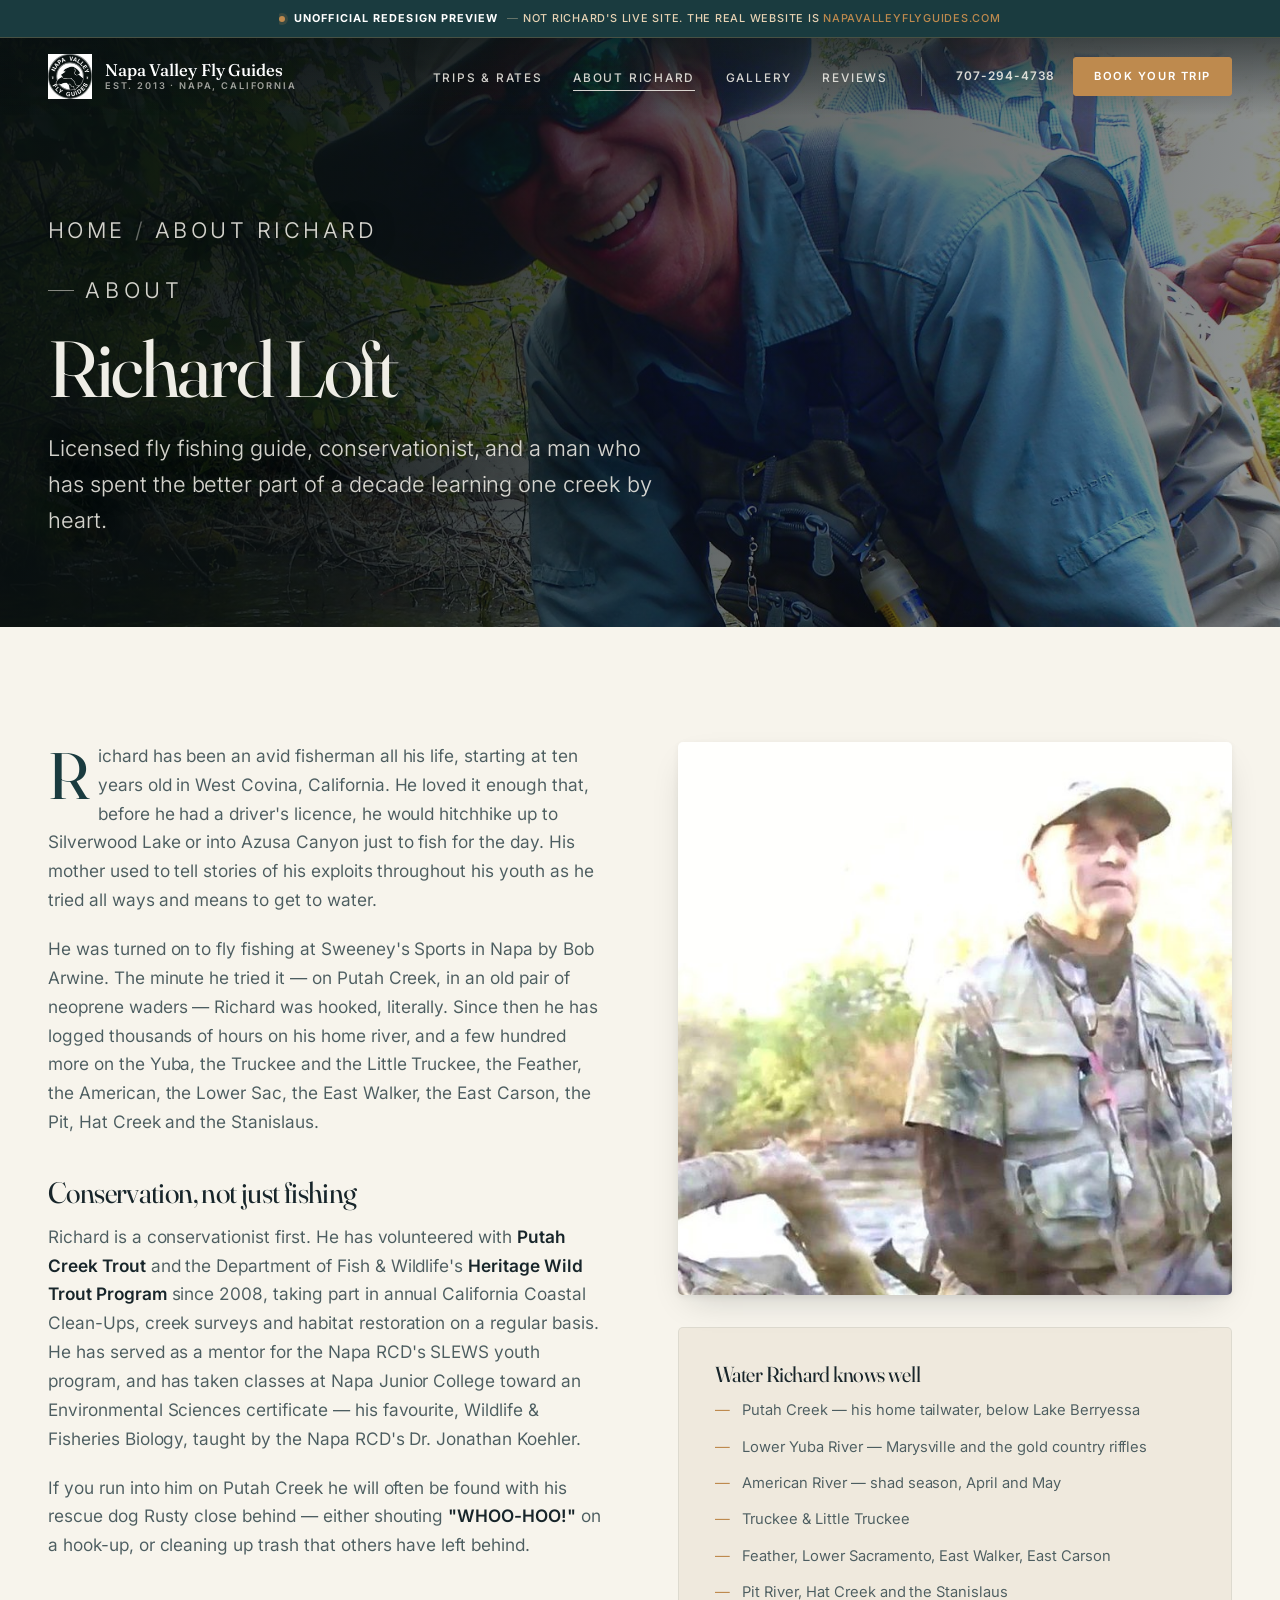
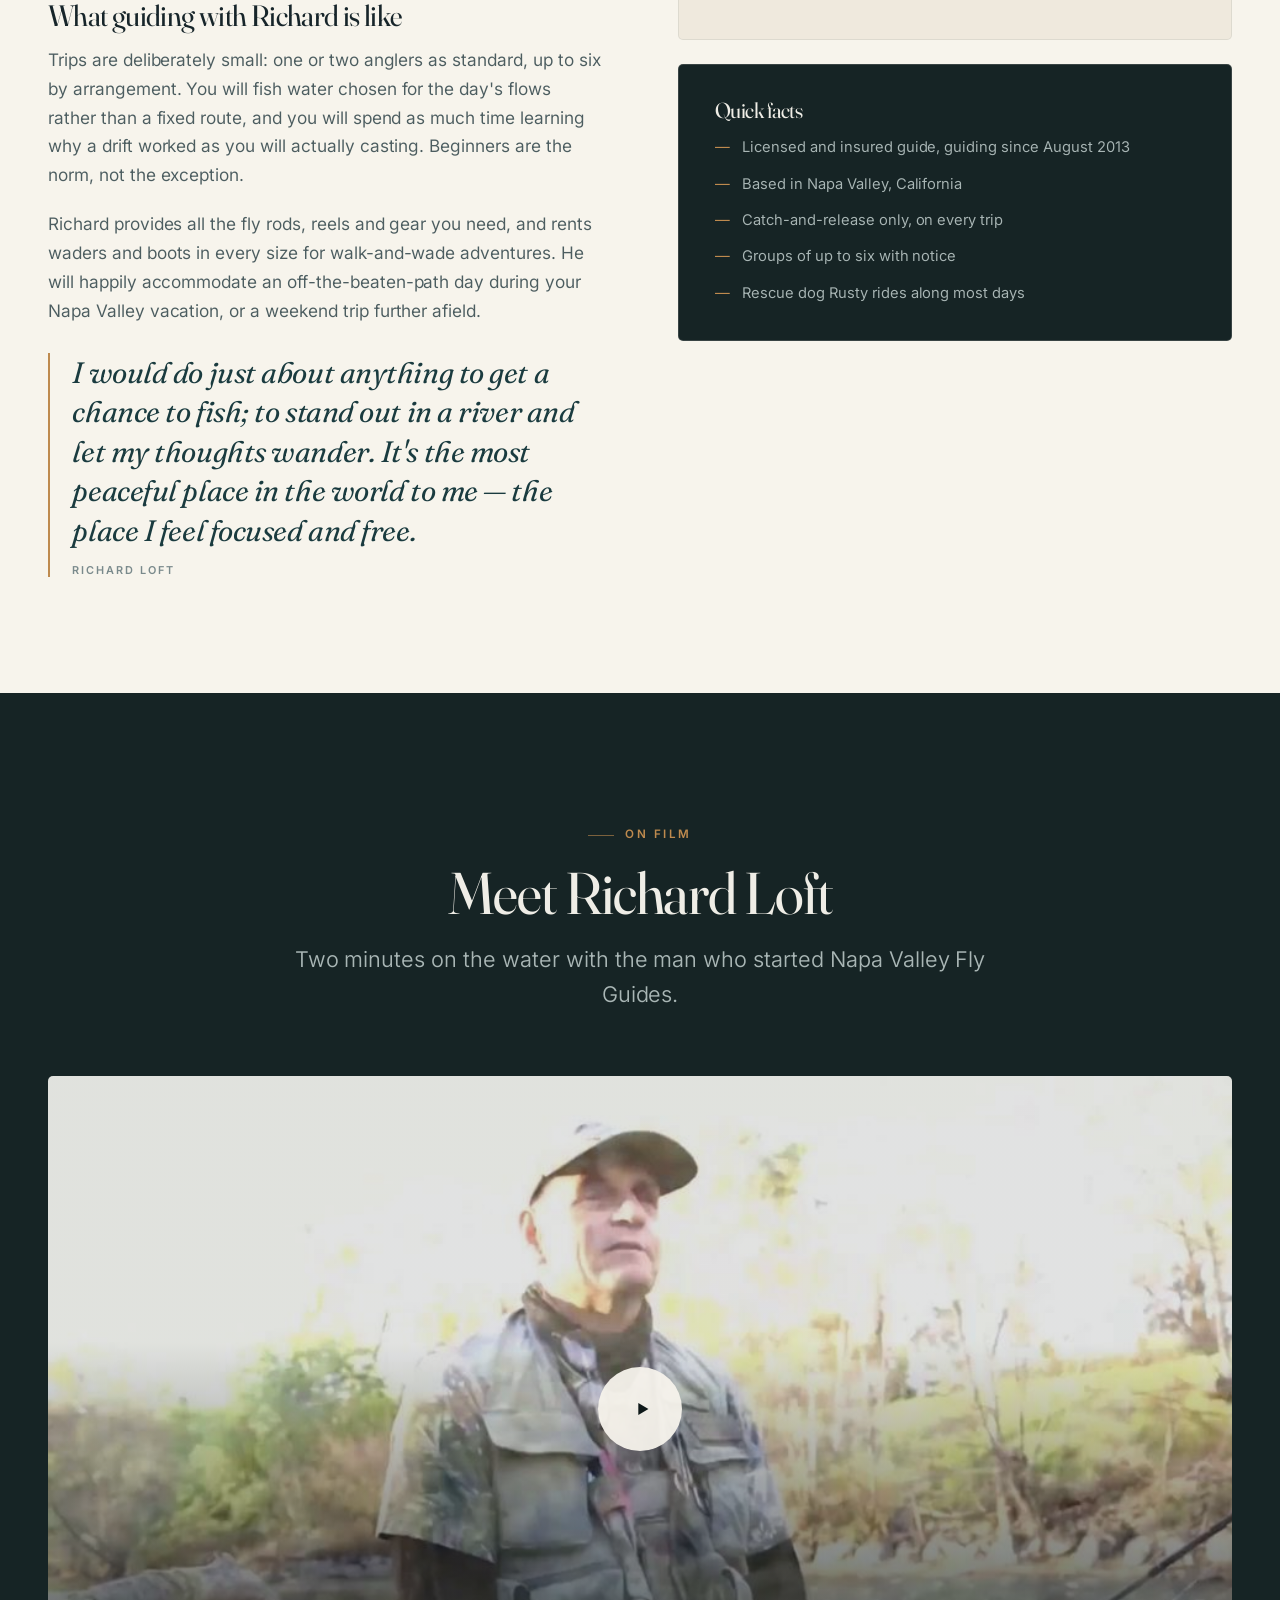
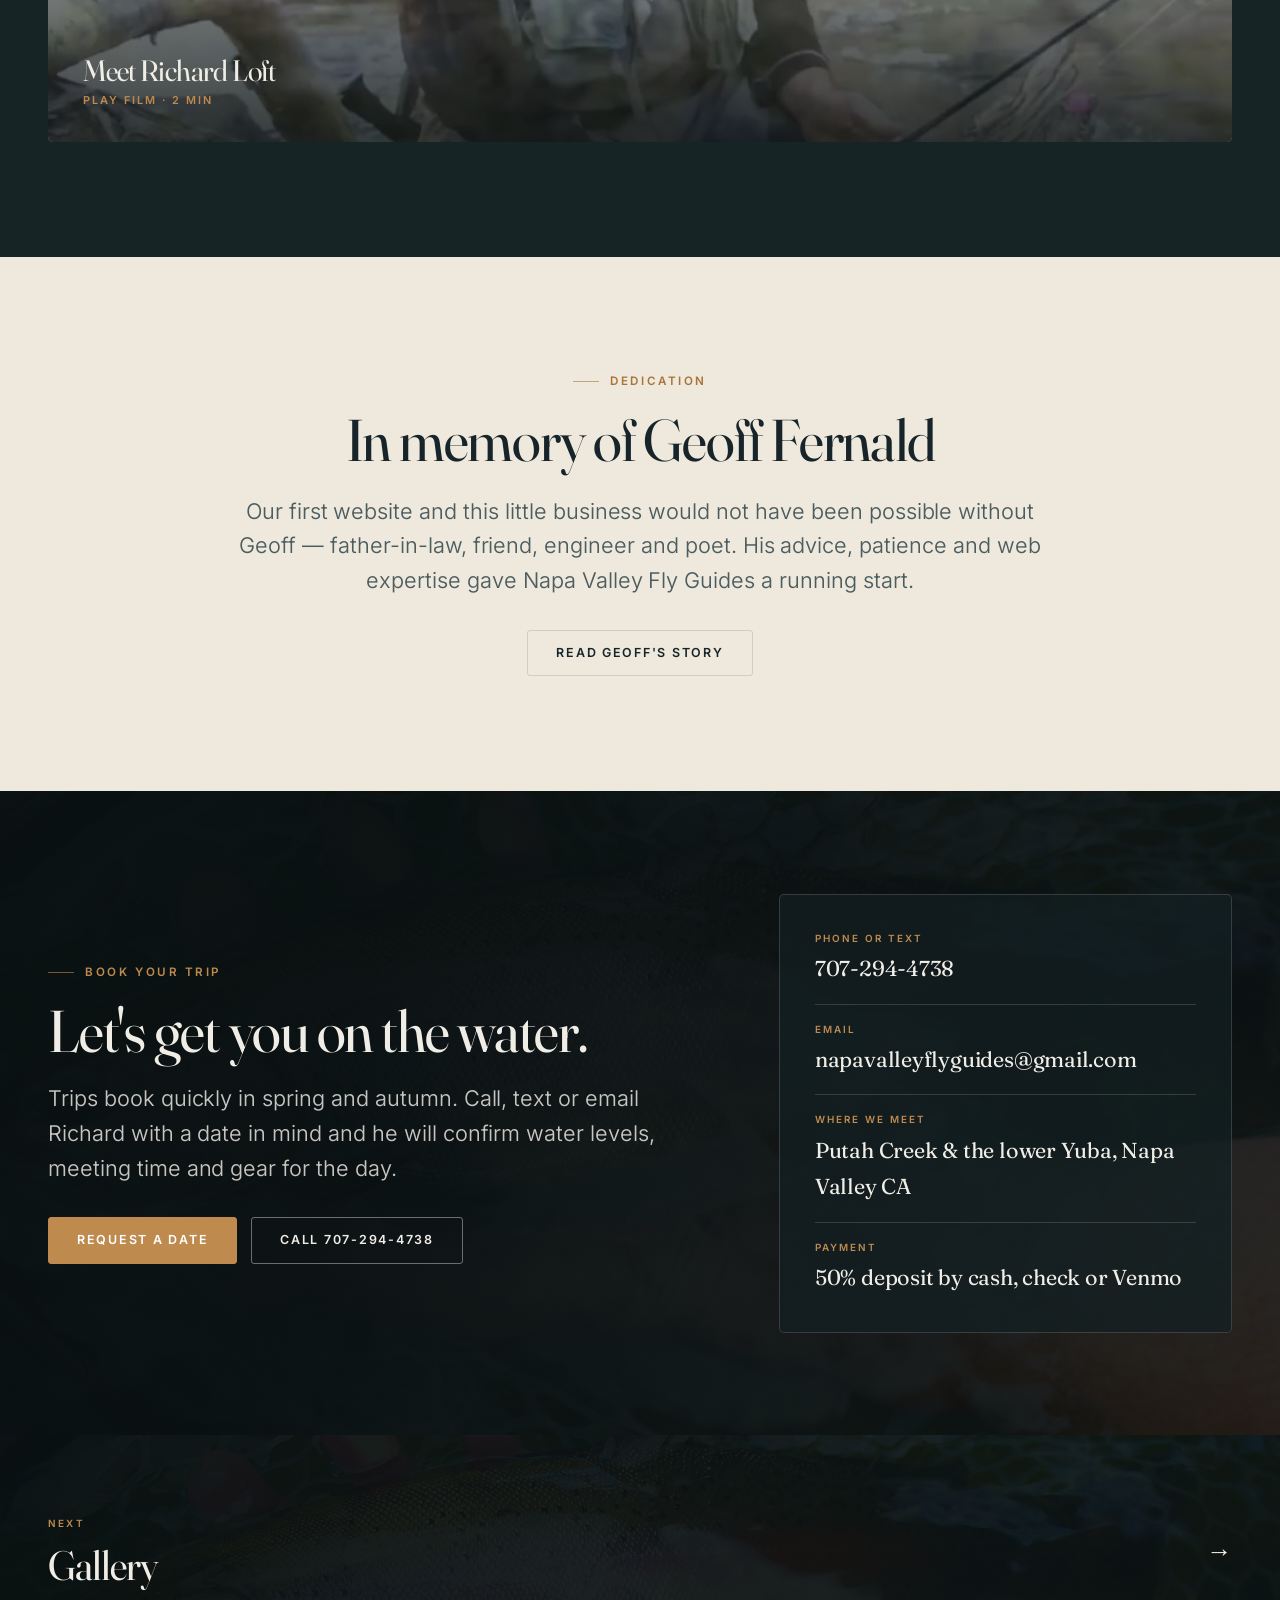
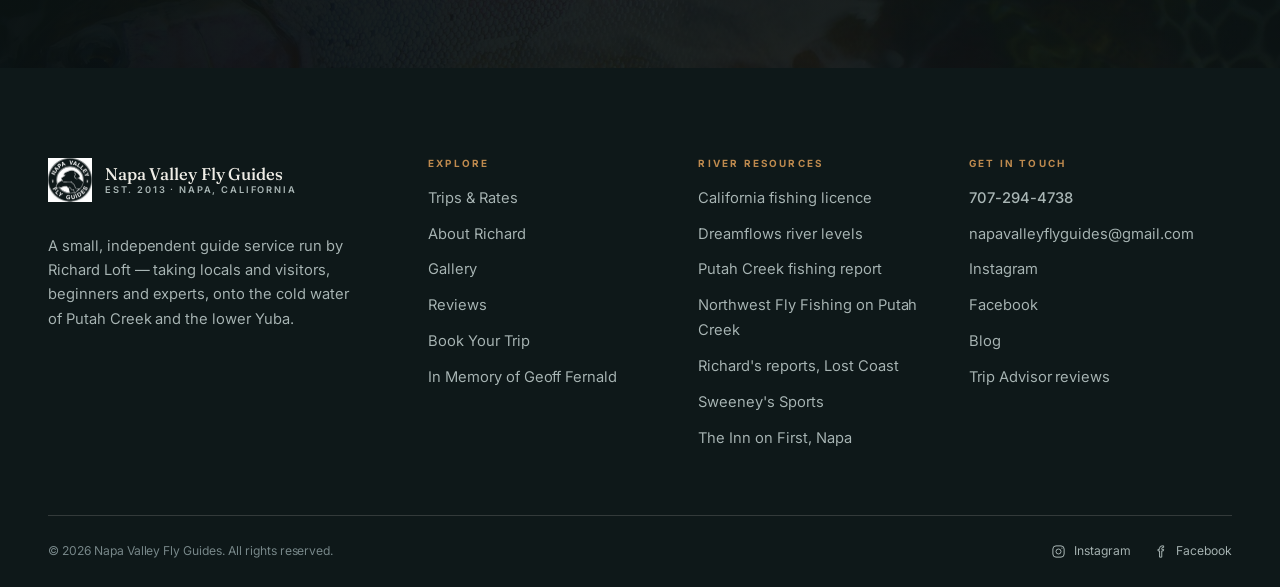
<file: about.html>
<!DOCTYPE html>
<html lang="en">
<head>
<meta charset="utf-8">
<meta name="robots" content="noindex, nofollow, noarchive">
<meta name="googlebot" content="noindex, nofollow">
<meta name="viewport" content="width=device-width, initial-scale=1">
<title>About Richard Loft — Licensed Fly Fishing Guide, Napa Valley</title>
<meta name="description" content="Richard Loft is a licensed fly fishing guide, conservationist and steward of Putah Creek. Learn his story, his home water and how he runs a day on the river.">
<meta name="theme-color" content="#0E1819">
<script>document.documentElement.classList.add('js');</script>
<link rel="canonical" href="https://www.napavalleyflyguides.com/about.html">

<meta property="og:type" content="website">
<meta property="og:title" content="About Richard Loft — Napa Valley Fly Guides">
<meta property="og:description" content="Richard Loft is a licensed fly fishing guide, conservationist and steward of Putah Creek. Learn his story, his home water and how he runs a day on the river.">
<meta property="og:image" content="assets/img/og-image.jpg">
<meta name="twitter:card" content="summary_large_image">

<link rel="icon" type="image/png" href="assets/favicon.png">
<link rel="apple-touch-icon" href="assets/favicon.png">
<link rel="preload" as="image" href="assets/img/head-about.jpg">
<link rel="stylesheet" href="assets/css/style.css">
</head>
<body class="page-about">

<div class="preview-ribbon" role="note">
  <p>
    <span class="preview-ribbon__dot" aria-hidden="true"></span>
    <strong>Unofficial redesign preview</strong>
    <span class="preview-ribbon__long">
      <span class="preview-ribbon__none">&mdash;</span>
      not Richard's live site. The real website is
      <a href="https://www.napavalleyflyguides.com/" target="_blank" rel="noopener">napavalleyflyguides.com</a>
    </span>
    <span class="preview-ribbon__short">
      <span class="preview-ribbon__none">&mdash;</span> not the live site
    </span>
  </p>
</div>

<a class="skip-link" href="#main">Skip to content</a>

<header class="site-header">
  <div class="shell header__inner">
    <a class="brand" href="index.html" aria-label="Napa Valley Fly Guides — home">
      <span class="brand__mark" aria-hidden="true">
        <img class="mark-light" src="assets/img/logo-light.png" alt="" width="44" height="45" srcset="assets/img/logo-light-88.png 88w, assets/img/logo-light-132.png 132w, assets/img/logo-light.png 300w" sizes="44px">
        <img class="mark-dark"  src="assets/img/logo-dark.png"  alt="" width="44" height="45" srcset="assets/img/logo-dark-88.png 88w, assets/img/logo-dark-132.png 132w, assets/img/logo-dark.png 300w" sizes="44px">
      </span>
      <span class="brand__text">
        <span class="brand__word">Napa Valley Fly Guides</span>
        <span class="brand__tag">Est. 2013 · Napa, California</span>
      </span>
    </a>

    <nav class="nav" aria-label="Primary">
      <ul class="nav__list">
        <li><a class="nav__link" href="trips.html">Trips &amp; Rates</a></li>
        <li><a class="nav__link" href="about.html" aria-current="page">About Richard</a></li>
        <li><a class="nav__link" href="gallery.html">Gallery</a></li>
        <li><a class="nav__link" href="testimonials.html">Reviews</a></li>
      </ul>
      <div class="nav__meta">
        <a class="nav__phone" href="tel:+17072944738">707-294-4738</a>
        <a class="btn btn--sm" href="contact.html">Book Your Trip</a>
      </div>
    </nav>

    <button class="burger" type="button" aria-label="Open menu" aria-expanded="false" aria-controls="nav-drawer">
      <span></span><span></span><span></span>
    </button>
  </div>
</header>

<div class="drawer" id="nav-drawer" aria-hidden="true">
  <nav aria-label="Mobile">
    <ul class="drawer__nav">
      <li><a href="index.html">Home <span class="num">01</span></a></li>
      <li><a href="trips.html">Trips &amp; Rates <span class="num">02</span></a></li>
      <li><a href="about.html">About Richard <span class="num">03</span></a></li>
      <li><a href="gallery.html">Gallery <span class="num">04</span></a></li>
      <li><a href="testimonials.html">Reviews <span class="num">05</span></a></li>
      <li><a href="contact.html">Book Your Trip <span class="num">06</span></a></li>
    </ul>
  </nav>
  <div class="drawer__foot">
    <div class="drawer__contact">
      <span class="muted">Call or text</span>
      <a href="tel:+17072944738">707-294-4738</a>
      <span class="muted" style="margin-top:.6rem">Email</span>
      <a href="mailto:napavalleyflyguides@gmail.com">napavalleyflyguides@gmail.com</a>
    </div>
    <a class="btn btn--wide" href="contact.html">Request a date</a>
    <p style="font-size:.78rem;color:var(--on-ink-mid);margin:0">
      Putah Creek · Yuba River · American River<br>Napa Valley, California
    </p>
  </div>
</div>

<main id="main">
  <section class="page-head">
    <div class="page-head__bg" aria-hidden="true">
      <img src="assets/img/head-about.jpg" alt="" width="2000" height="760" srcset="assets/img/head-about-800.jpg 800w, assets/img/head-about-1600.jpg 1600w, assets/img/head-about.jpg 2000w" sizes="100vw">
    </div>
    <div class="shell">
      <div class="page-head__inner">
        <p class="crumbs"><a href="index.html">Home</a> <span>/</span> About Richard</p>
        <p class="eyebrow eyebrow--on-ink">About</p>
        <h1>Richard Loft</h1>
        <p>Licensed fly fishing guide, conservationist, and a man who has spent the better part of a decade learning one creek by heart.</p>
      </div>
    </div>
  </section>

  <section class="section section--paper">
    <div class="shell">
      <div class="split" style="align-items:start">
        <div class="prose reveal">
          <p class="dropcap">
            Richard has been an avid fisherman all his life, starting at ten years old in West
            Covina, California. He loved it enough that, before he had a driver's licence, he would
            hitchhike up to Silverwood Lake or into Azusa Canyon just to fish for the day. His mother
            used to tell stories of his exploits throughout his youth as he tried all ways and means
            to get to water.
          </p>
          <p>
            He was turned on to fly fishing at Sweeney's Sports in Napa by Bob Arwine. The minute he
            tried it — on Putah Creek, in an old pair of neoprene waders — Richard was hooked,
            literally. Since then he has logged thousands of hours on his home river, and a few
            hundred more on the Yuba, the Truckee and the Little Truckee, the Feather, the American,
            the Lower Sac, the East Walker, the East Carson, the Pit, Hat Creek and the Stanislaus.
          </p>

          <h3>Conservation, not just fishing</h3>
          <p>
            Richard is a conservationist first. He has volunteered with <strong>Putah Creek
            Trout</strong> and the Department of Fish &amp; Wildlife's <strong>Heritage Wild Trout
            Program</strong> since 2008, taking part in annual California Coastal Clean-Ups, creek
            surveys and habitat restoration on a regular basis. He has served as a mentor for the
            Napa RCD's SLEWS youth program, and has taken classes at Napa Junior College toward an
            Environmental Sciences certificate — his favourite, Wildlife &amp; Fisheries Biology,
            taught by the Napa RCD's Dr. Jonathan Koehler.
          </p>
          <p>
            If you run into him on Putah Creek he will often be found with his rescue dog Rusty close
            behind — either shouting <strong>"WHOO-HOO!"</strong> on a hook-up, or cleaning up trash
            that others have left behind.
          </p>

          <h3>What guiding with Richard is like</h3>
          <p>
            Trips are deliberately small: one or two anglers as standard, up to six by arrangement.
            You will fish water chosen for the day's flows rather than a fixed route, and you will
            spend as much time learning why a drift worked as you will actually casting. Beginners
            are the norm, not the exception.
          </p>
          <p>
            Richard provides all the fly rods, reels and gear you need, and rents waders and boots in
            every size for walk-and-wade adventures. He will happily accommodate an off-the-beaten-path
            day during your Napa Valley vacation, or a weekend trip further afield.
          </p>

          <blockquote class="quote-big">
            I would do just about anything to get a chance to fish; to stand out in a river and let
            my thoughts wander. It's the most peaceful place in the world to me — the place I feel
            focused and free.
            <cite>Richard Loft</cite>
          </blockquote>
        </div>

        <div class="reveal" data-d="1">
          <div class="split__media split__media--frame" style="margin-bottom:2rem">
            <img src="assets/img/richard.jpg" alt="Richard Loft on the bank of Putah Creek, fly rod in hand" width="760" height="760" loading="lazy" srcset="assets/img/richard-400.jpg 400w, assets/img/richard-600.jpg 600w, assets/img/richard.jpg 760w" sizes="(max-width: 980px) 92vw, 548px">
          </div>

          <div class="panel">
            <h3>Water Richard knows well</h3>
            <ul>
              <li>Putah Creek — his home tailwater, below Lake Berryessa</li>
              <li>Lower Yuba River — Marysville and the gold country riffles</li>
              <li>American River — shad season, April and May</li>
              <li>Truckee &amp; Little Truckee</li>
              <li>Feather, Lower Sacramento, East Walker, East Carson</li>
              <li>Pit River, Hat Creek and the Stanislaus</li>
            </ul>
          </div>

          <div class="panel panel--ink" style="margin-top:1.5rem">
            <h3>Quick facts</h3>
            <ul>
              <li>Licensed and insured guide, guiding since August 2013</li>
              <li>Based in Napa Valley, California</li>
              <li>Catch-and-release only, on every trip</li>
              <li>Groups of up to six with notice</li>
              <li>Rescue dog Rusty rides along most days</li>
            </ul>
          </div>
        </div>
      </div>
    </div>
  </section>

  <section class="section section--ink-2 on-ink">
    <div class="shell">
      <div class="section__head section__head--center reveal">
        <p class="eyebrow eyebrow--center">On film</p>
        <h2 class="h2">Meet Richard Loft</h2>
        <p class="lead" style="margin-inline:auto">
          Two minutes on the water with the man who started Napa Valley Fly Guides.
        </p>
      </div>

      <button class="film reveal" type="button" data-video="1pj6mRwPBrI" data-video-title="Putah Creek Fly Fishing Guide: Meet Richard Loft">
        <img src="assets/img/film-richard.jpg" alt="Richard Loft on the bank of Putah Creek" width="960" height="540" loading="lazy" srcset="assets/img/film-richard-480.jpg 480w, assets/img/film-richard-720.jpg 720w, assets/img/film-richard.jpg 960w" sizes="(max-width: 1320px) 92vw, 1184px">
        <span class="film__play" aria-hidden="true">
          <svg viewBox="0 0 24 24" fill="currentColor"><path d="M8 5.5v13l11-6.5-11-6.5Z"/></svg>
        </span>
        <span class="film__label">
          <h3>Meet Richard Loft</h3>
          <p>Play film · 2 min</p>
        </span>
      </button>
    </div>
  </section>

  <section class="section section--paper2">
    <div class="shell shell--narrow" style="text-align:center">
      <div class="reveal">
        <p class="eyebrow eyebrow--center">Dedication</p>
        <h2 class="h2">In memory of Geoff Fernald</h2>
        <p class="lead" style="margin:1.4rem auto 2rem">
          Our first website and this little business would not have been possible without Geoff —
          father-in-law, friend, engineer and poet. His advice, patience and web expertise gave
          Napa Valley Fly Guides a running start.
        </p>
        <a class="btn btn--ghost" href="memoriam.html">Read Geoff's story</a>
      </div>
    </div>
  </section>

  <section class="cta-band" aria-labelledby="cta-title">
    <div class="cta-band__bg" aria-hidden="true">
      <img src="assets/img/cta-band.jpg" alt="" width="2000" height="840" loading="lazy" srcset="assets/img/cta-band-800.jpg 800w, assets/img/cta-band-1200.jpg 1200w, assets/img/cta-band.jpg 2000w" sizes="100vw">
    </div>
    <div class="shell cta-band__inner">
      <div class="reveal">
        <p class="eyebrow eyebrow--on-ink">Book your trip</p>
        <h2 class="h2" id="cta-title">Let's get you on the water.</h2>
        <p class="lead" style="margin-top:1.2rem;color:rgba(239,237,230,.82)">Trips book quickly in spring and autumn. Call, text or email Richard with a date in mind and he will confirm water levels, meeting time and gear for the day.</p>
        <div class="btn-row" style="margin-top:2rem">
          <a class="btn" href="contact.html">Request a date</a>
          <a class="btn btn--ghost-light" href="tel:+17072944738">Call 707-294-4738</a>
        </div>
      </div>

      <div class="contact-card reveal" data-d="1">
        <div class="contact-card__row">
          <span class="contact-card__k">Phone or text</span>
          <span class="contact-card__v"><a href="tel:+17072944738">707-294-4738</a></span>
        </div>
        <div class="contact-card__row">
          <span class="contact-card__k">Email</span>
          <span class="contact-card__v"><a href="mailto:napavalleyflyguides@gmail.com">napavalleyflyguides@gmail.com</a></span>
        </div>
        <div class="contact-card__row">
          <span class="contact-card__k">Where we meet</span>
          <span class="contact-card__v">Putah Creek &amp; the lower Yuba, Napa Valley CA</span>
        </div>
        <div class="contact-card__row">
          <span class="contact-card__k">Payment</span>
          <span class="contact-card__v">50% deposit by cash, check or Venmo</span>
        </div>
      </div>
    </div>
  </section>
  <a class="next-page" href="gallery.html">
    <img src="assets/img/head-gallery.jpg" alt="" width="2000" height="760" loading="lazy" srcset="assets/img/head-gallery-800.jpg 800w, assets/img/head-gallery-1600.jpg 1600w, assets/img/head-gallery.jpg 2000w" sizes="100vw">
    <div class="shell next-page__inner">
      <div>
        <p class="label">Next</p>
        <h2>Gallery</h2>
      </div>
      <span class="arrow" aria-hidden="true">→</span>
    </div>
  </a>

</main>

<footer class="site-footer">
  <div class="shell">
    <div class="footer__grid">
      <div>
        <a class="brand" href="index.html" aria-label="Napa Valley Fly Guides — home">
          <span class="brand__mark" aria-hidden="true">
            <img class="mark-light" src="assets/img/logo-light.png" alt="" width="44" height="45" srcset="assets/img/logo-light-88.png 88w, assets/img/logo-light-132.png 132w, assets/img/logo-light.png 300w" sizes="44px">
          </span>
          <span class="brand__text">
            <span class="brand__word">Napa Valley Fly Guides</span>
            <span class="brand__tag">Est. 2013 · Napa, California</span>
          </span>
        </a>
        <p class="footer__blurb">
          A small, independent guide service run by Richard Loft — taking locals and visitors,
          beginners and experts, onto the cold water of Putah Creek and the lower Yuba.
        </p>
      </div>

      <div>
        <h3 class="footer__h">Explore</h3>
        <ul class="footer__list">
          <li><a href="trips.html">Trips &amp; Rates</a></li>
          <li><a href="about.html">About Richard</a></li>
          <li><a href="gallery.html">Gallery</a></li>
          <li><a href="testimonials.html">Reviews</a></li>
          <li><a href="contact.html">Book Your Trip</a></li>
          <li><a href="memoriam.html">In Memory of Geoff Fernald</a></li>
        </ul>
      </div>

      <div>
        <h3 class="footer__h">River resources</h3>
        <ul class="footer__list">
          <li><a href="https://www.wildlife.ca.gov/Licensing/Online-Sales" target="_blank" rel="noopener">California fishing licence</a></li>
          <li><a href="http://dreamflows.com/flows.php?page=prod&amp;zone=canv&amp;form=norm&amp;mark=All" target="_blank" rel="noopener">Dreamflows river levels</a></li>
          <li><a href="https://www.californiaflyfishingreports.com/putah-creek" target="_blank" rel="noopener">Putah Creek fishing report</a></li>
          <li><a href="NWFF_PutahCreek.pdf" target="_blank" rel="noopener">Northwest Fly Fishing on Putah Creek</a></li>
          <li><a href="http://www.blog.lostcoastoutfitters.com/tagged/frputahcreek" target="_blank" rel="noopener">Richard's reports, Lost Coast</a></li>
          <li><a href="http://sweeneyssports.com" target="_blank" rel="noopener">Sweeney's Sports</a></li>
          <li><a href="http://theinnonfirst.com" target="_blank" rel="noopener">The Inn on First, Napa</a></li>
        </ul>
      </div>

      <div>
        <h3 class="footer__h">Get in touch</h3>
        <ul class="footer__list">
          <li class="strong"><a href="tel:+17072944738">707-294-4738</a></li>
          <li><a href="mailto:napavalleyflyguides@gmail.com">napavalleyflyguides@gmail.com</a></li>
          <li><a href="https://www.instagram.com/napavalleyflyguides/" target="_blank" rel="noopener">Instagram</a></li>
          <li><a href="https://www.facebook.com/flyfishinginnapa" target="_blank" rel="noopener">Facebook</a></li>
          <li><a href="http://napavalleyflyfishingguide.blogspot.com/" target="_blank" rel="noopener">Blog</a></li>
          <li><a href="https://www.tripadvisor.com/Attraction_Review-g32766-d6781011-Reviews-Napa_Valley_Fly_Guides-Napa_Napa_Valley_California.html" target="_blank" rel="noopener">Trip Advisor reviews</a></li>
        </ul>
      </div>
    </div>

    <div class="footer__bottom">
      <span>© <span data-year>2026</span> Napa Valley Fly Guides. All rights reserved.</span>
      <span class="footer__social">
        <a href="https://www.instagram.com/napavalleyflyguides/" target="_blank" rel="noopener" aria-label="Instagram">
          <svg viewBox="0 0 24 24" fill="none" stroke="currentColor" stroke-width="1.6" aria-hidden="true"><rect x="3" y="3" width="18" height="18" rx="5"/><circle cx="12" cy="12" r="4"/><circle cx="17.5" cy="6.5" r="1" fill="currentColor" stroke="none"/></svg>
          Instagram
        </a>
        <a href="https://www.facebook.com/flyfishinginnapa" target="_blank" rel="noopener" aria-label="Facebook">
          <svg viewBox="0 0 24 24" fill="none" stroke="currentColor" stroke-width="1.6" aria-hidden="true"><path d="M14 8.5V7a1.5 1.5 0 0 1 1.5-1.5H17V3h-2.5A4 4 0 0 0 10.5 7v1.5H8V11h2.5v10H14V11h2.5l.5-2.5H14Z"/></svg>
          Facebook
        </a>
      </span>
    </div>
  </div>
</footer>


<script src="assets/js/main.js" defer></script>
</body>
</html>
</file>
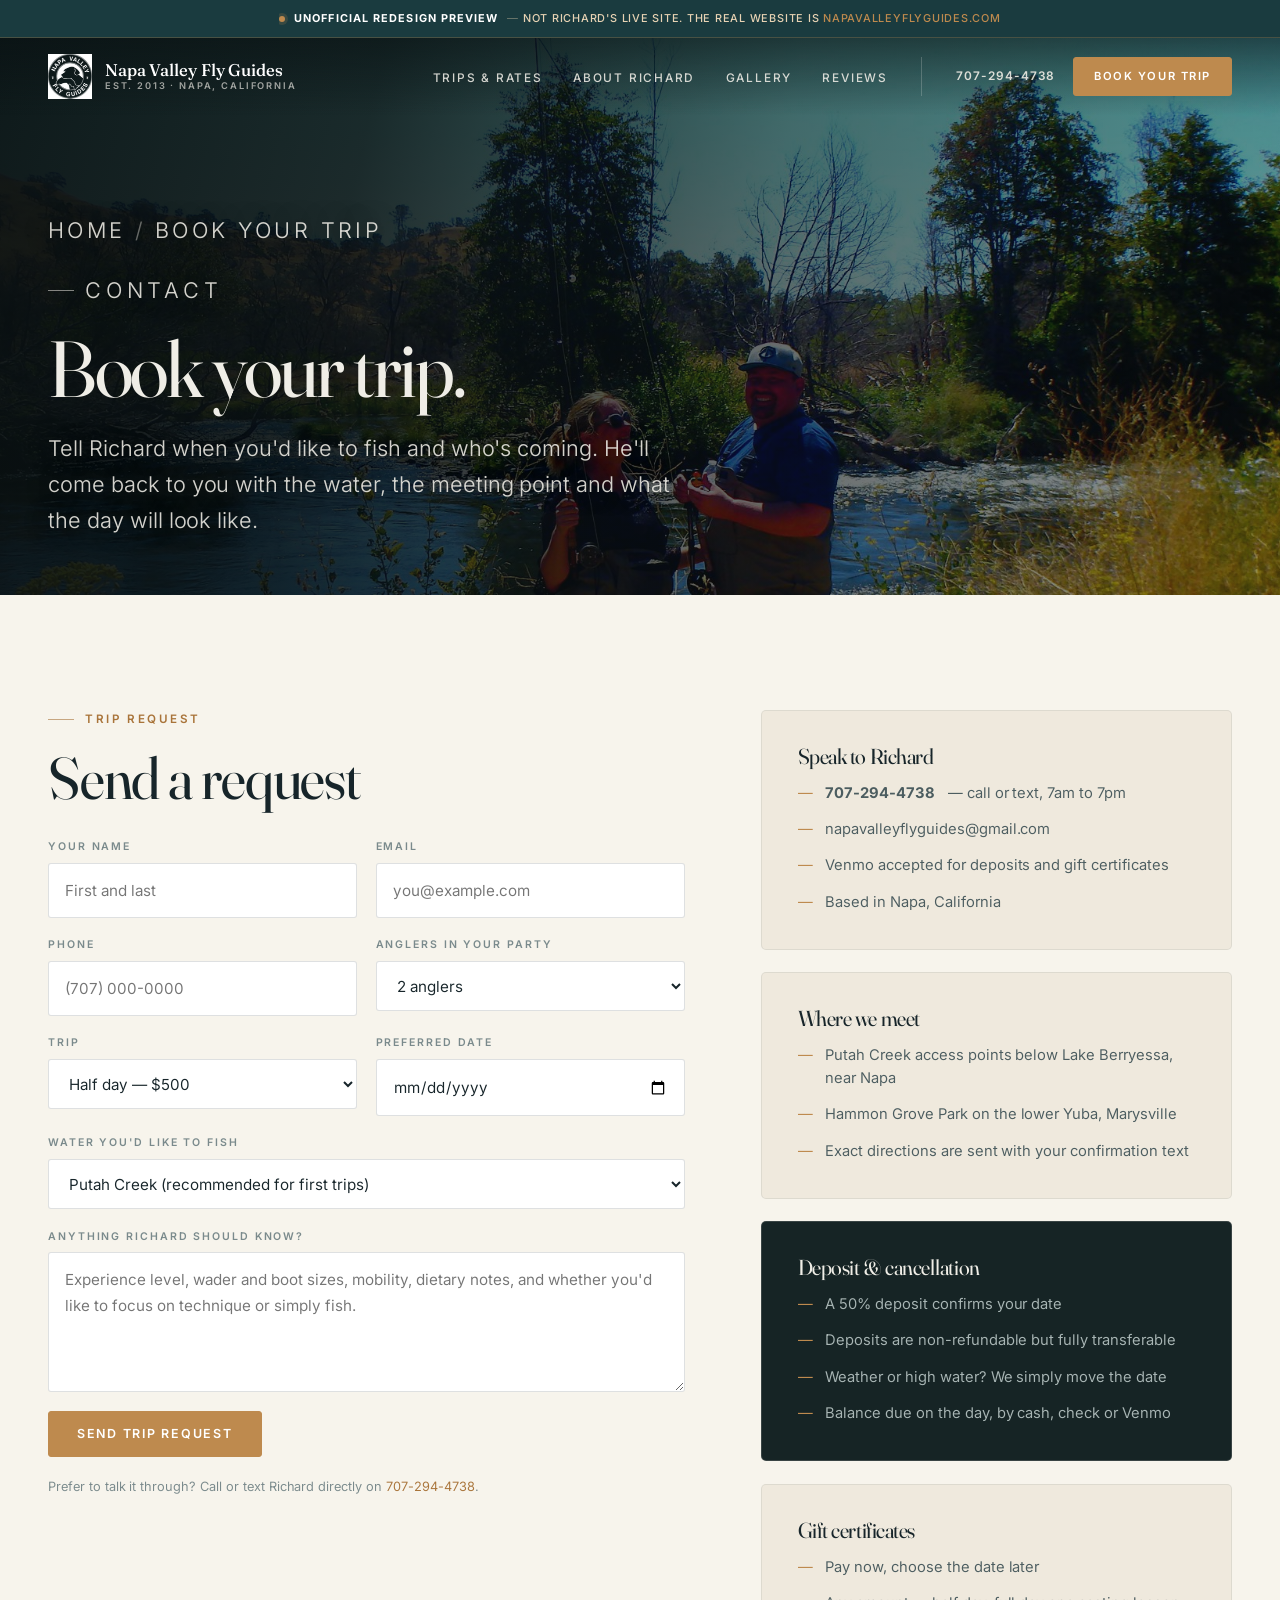
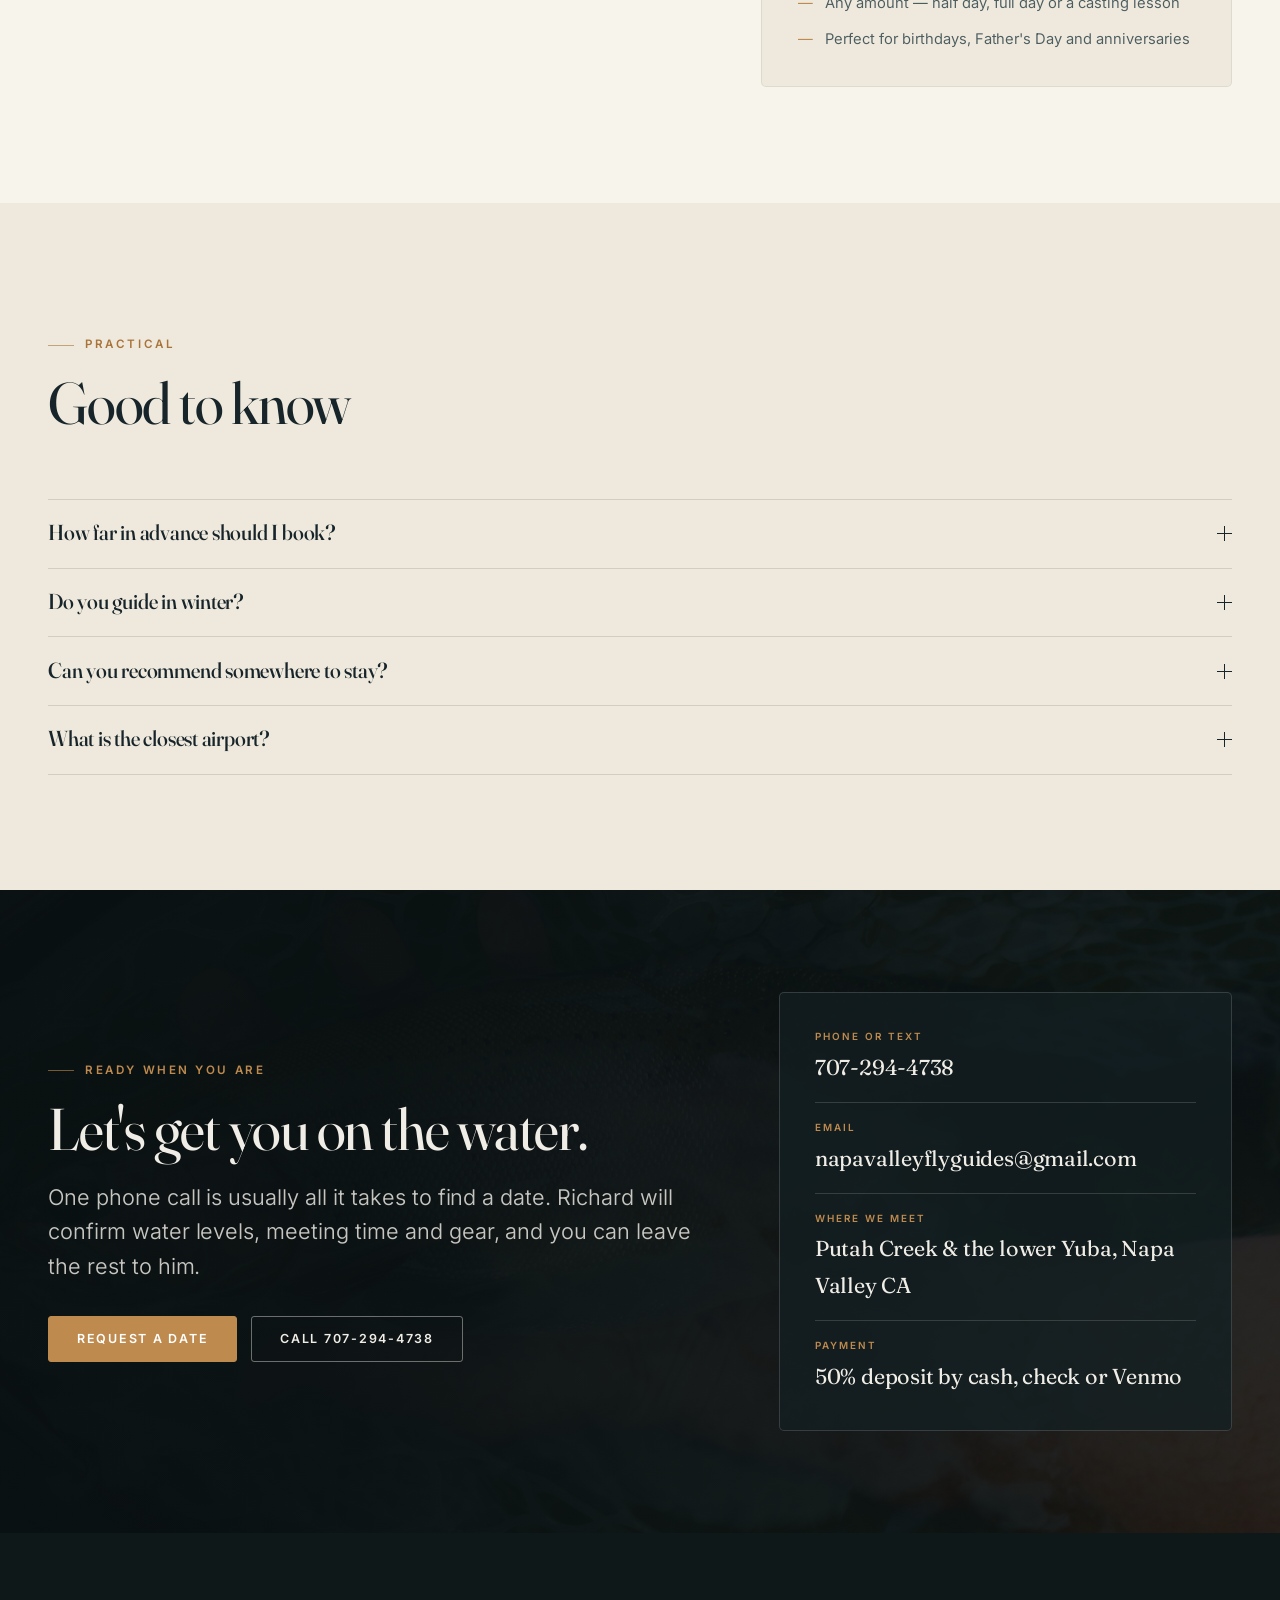
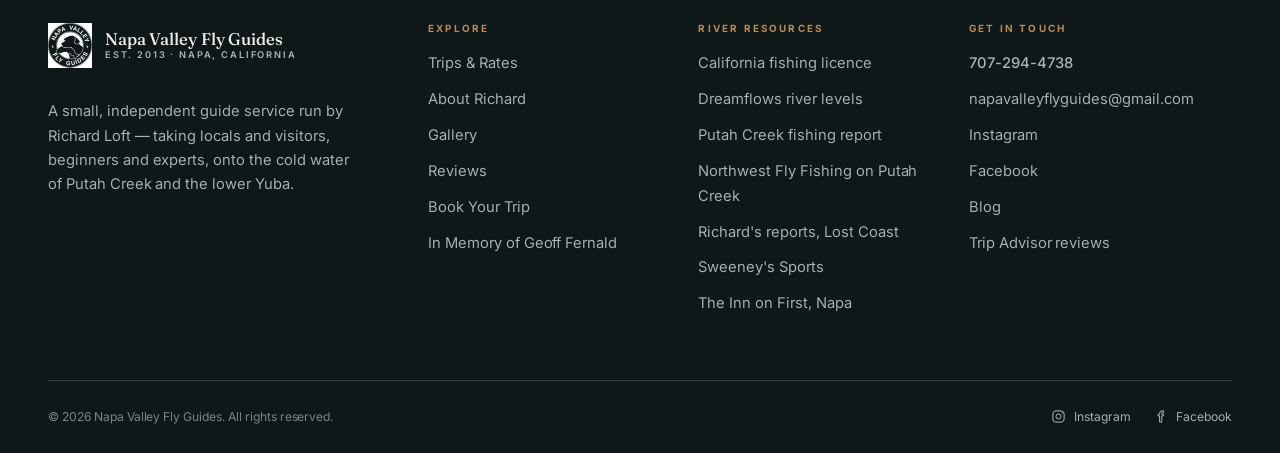
<file: contact.html>
<!DOCTYPE html>
<html lang="en">
<head>
<meta charset="utf-8">
<meta name="robots" content="noindex, nofollow, noarchive">
<meta name="googlebot" content="noindex, nofollow">
<meta name="viewport" content="width=device-width, initial-scale=1">
<title>Book Your Trip — Contact Richard Loft | Napa Valley Fly Guides</title>
<meta name="description" content="Request a date for a guided fly fishing trip on Putah Creek or the lower Yuba. Call or text Richard Loft on 707-294-4738. Gift certificates available.">
<meta name="theme-color" content="#0E1819">
<script>document.documentElement.classList.add('js');</script>
<link rel="canonical" href="https://www.napavalleyflyguides.com/contact.html">

<meta property="og:type" content="website">
<meta property="og:title" content="Book Your Trip — Napa Valley Fly Guides">
<meta property="og:description" content="Request a date for a guided fly fishing trip on Putah Creek or the lower Yuba. Call or text Richard Loft on 707-294-4738. Gift certificates available.">
<meta property="og:image" content="assets/img/og-image.jpg">
<meta name="twitter:card" content="summary_large_image">

<link rel="icon" type="image/png" href="assets/favicon.png">
<link rel="apple-touch-icon" href="assets/favicon.png">
<link rel="preload" as="image" href="assets/img/head-contact.jpg">
<link rel="stylesheet" href="assets/css/style.css">
</head>
<body class="page-contact">

<div class="preview-ribbon" role="note">
  <p>
    <span class="preview-ribbon__dot" aria-hidden="true"></span>
    <strong>Unofficial redesign preview</strong>
    <span class="preview-ribbon__long">
      <span class="preview-ribbon__none">&mdash;</span>
      not Richard's live site. The real website is
      <a href="https://www.napavalleyflyguides.com/" target="_blank" rel="noopener">napavalleyflyguides.com</a>
    </span>
    <span class="preview-ribbon__short">
      <span class="preview-ribbon__none">&mdash;</span> not the live site
    </span>
  </p>
</div>

<a class="skip-link" href="#main">Skip to content</a>

<header class="site-header">
  <div class="shell header__inner">
    <a class="brand" href="index.html" aria-label="Napa Valley Fly Guides — home">
      <span class="brand__mark" aria-hidden="true">
        <img class="mark-light" src="assets/img/logo-light.png" alt="" width="44" height="45" srcset="assets/img/logo-light-88.png 88w, assets/img/logo-light-132.png 132w, assets/img/logo-light.png 300w" sizes="44px">
        <img class="mark-dark"  src="assets/img/logo-dark.png"  alt="" width="44" height="45" srcset="assets/img/logo-dark-88.png 88w, assets/img/logo-dark-132.png 132w, assets/img/logo-dark.png 300w" sizes="44px">
      </span>
      <span class="brand__text">
        <span class="brand__word">Napa Valley Fly Guides</span>
        <span class="brand__tag">Est. 2013 · Napa, California</span>
      </span>
    </a>

    <nav class="nav" aria-label="Primary">
      <ul class="nav__list">
        <li><a class="nav__link" href="trips.html">Trips &amp; Rates</a></li>
        <li><a class="nav__link" href="about.html">About Richard</a></li>
        <li><a class="nav__link" href="gallery.html">Gallery</a></li>
        <li><a class="nav__link" href="testimonials.html">Reviews</a></li>
      </ul>
      <div class="nav__meta">
        <a class="nav__phone" href="tel:+17072944738">707-294-4738</a>
        <a class="btn btn--sm" href="contact.html">Book Your Trip</a>
      </div>
    </nav>

    <button class="burger" type="button" aria-label="Open menu" aria-expanded="false" aria-controls="nav-drawer">
      <span></span><span></span><span></span>
    </button>
  </div>
</header>

<div class="drawer" id="nav-drawer" aria-hidden="true">
  <nav aria-label="Mobile">
    <ul class="drawer__nav">
      <li><a href="index.html">Home <span class="num">01</span></a></li>
      <li><a href="trips.html">Trips &amp; Rates <span class="num">02</span></a></li>
      <li><a href="about.html">About Richard <span class="num">03</span></a></li>
      <li><a href="gallery.html">Gallery <span class="num">04</span></a></li>
      <li><a href="testimonials.html">Reviews <span class="num">05</span></a></li>
      <li><a href="contact.html">Book Your Trip <span class="num">06</span></a></li>
    </ul>
  </nav>
  <div class="drawer__foot">
    <div class="drawer__contact">
      <span class="muted">Call or text</span>
      <a href="tel:+17072944738">707-294-4738</a>
      <span class="muted" style="margin-top:.6rem">Email</span>
      <a href="mailto:napavalleyflyguides@gmail.com">napavalleyflyguides@gmail.com</a>
    </div>
    <a class="btn btn--wide" href="contact.html">Request a date</a>
    <p style="font-size:.78rem;color:var(--on-ink-mid);margin:0">
      Putah Creek · Yuba River · American River<br>Napa Valley, California
    </p>
  </div>
</div>

<main id="main">
  <section class="page-head" style="padding-bottom:clamp(2.5rem,5vw,3.5rem)">
    <div class="page-head__bg" aria-hidden="true">
      <img src="assets/img/head-contact.jpg" alt="" width="2000" height="760" srcset="assets/img/head-contact-800.jpg 800w, assets/img/head-contact-1600.jpg 1600w, assets/img/head-contact.jpg 2000w" sizes="100vw">
    </div>
    <div class="shell">
      <div class="page-head__inner">
        <p class="crumbs"><a href="index.html">Home</a> <span>/</span> Book Your Trip</p>
        <p class="eyebrow eyebrow--on-ink">Contact</p>
        <h1>Book your trip.</h1>
        <p>Tell Richard when you'd like to fish and who's coming. He'll come back to you with the water, the meeting point and what the day will look like.</p>
      </div>
    </div>
  </section>

  <section class="section section--paper">
    <div class="shell">
      <div class="split" style="grid-template-columns:1.15fr .85fr;align-items:start">

        <div class="reveal">
          <p class="eyebrow">Trip request</p>
          <h2 class="h2" style="margin-bottom:1.8rem">Send a request</h2>

          <form class="form" data-demo-form novalidate>
            <div class="field--row">
              <div class="field">
                <label for="name">Your name</label>
                <input id="name" name="name" type="text" autocomplete="name" placeholder="First and last" required>
              </div>
              <div class="field">
                <label for="email">Email</label>
                <input id="email" name="email" type="email" autocomplete="email" placeholder="you@example.com" required>
              </div>
            </div>

            <div class="field--row">
              <div class="field">
                <label for="phone">Phone</label>
                <input id="phone" name="phone" type="tel" autocomplete="tel" placeholder="(707) 000-0000">
              </div>
              <div class="field">
                <label for="party">Anglers in your party</label>
                <select id="party" name="party">
                  <option>1 angler</option>
                  <option selected>2 anglers</option>
                  <option>3 anglers</option>
                  <option>4 anglers</option>
                  <option>5–6 anglers (group)</option>
                </select>
              </div>
            </div>

            <div class="field--row">
              <div class="field">
                <label for="trip">Trip</label>
                <select id="trip" name="trip">
                  <option>Half day — $500</option>
                  <option>Full day — $725</option>
                  <option>Casting lesson — $75/hour</option>
                  <option>Film or photo shoot</option>
                  <option>Not sure yet</option>
                </select>
              </div>
              <div class="field">
                <label for="date">Preferred date</label>
                <input id="date" name="date" type="date">
              </div>
            </div>

            <div class="field">
              <label for="water">Water you'd like to fish</label>
              <select id="water" name="water">
                <option>Putah Creek (recommended for first trips)</option>
                <option>Lower Yuba River</option>
                <option>American River — shad, April &amp; May</option>
                <option>Somewhere else — I'll explain below</option>
              </select>
            </div>

            <div class="field">
              <label for="message">Anything Richard should know?</label>
              <textarea id="message" name="message" placeholder="Experience level, wader and boot sizes, mobility, dietary notes, and whether you'd like to focus on technique or simply fish."></textarea>
            </div>

            <div>
              <button class="btn" type="submit">Send trip request</button>
            </div>

            <p class="form__note" data-form-status role="status">
              Prefer to talk it through? Call or text Richard directly on
              <a href="tel:+17072944738" style="color:var(--brass-2)">707-294-4738</a>.
            </p>
          </form>
        </div>

        <aside class="reveal" data-d="1">
          <div class="panel">
            <h3>Speak to Richard</h3>
            <ul>
              <li><a href="tel:+17072944738"><strong>707-294-4738</strong></a> — call or text, 7am to 7pm</li>
              <li><a href="mailto:napavalleyflyguides@gmail.com">napavalleyflyguides@gmail.com</a></li>
              <li>Venmo accepted for deposits and gift certificates</li>
              <li>Based in Napa, California</li>
            </ul>
          </div>

          <div class="panel" style="margin-top:1.4rem">
            <h3>Where we meet</h3>
            <ul>
              <li>Putah Creek access points below Lake Berryessa, near Napa</li>
              <li>Hammon Grove Park on the lower Yuba, Marysville</li>
              <li>Exact directions are sent with your confirmation text</li>
            </ul>
          </div>

          <div class="panel panel--ink" style="margin-top:1.4rem">
            <h3>Deposit &amp; cancellation</h3>
            <ul>
              <li>A 50% deposit confirms your date</li>
              <li>Deposits are non-refundable but fully transferable</li>
              <li>Weather or high water? We simply move the date</li>
              <li>Balance due on the day, by cash, check or Venmo</li>
            </ul>
          </div>

          <div class="panel" style="margin-top:1.4rem">
            <h3>Gift certificates</h3>
            <ul>
              <li>Pay now, choose the date later</li>
              <li>Any amount — half day, full day or a casting lesson</li>
              <li>Perfect for birthdays, Father's Day and anniversaries</li>
            </ul>
          </div>
        </aside>
      </div>
    </div>
  </section>

  <section class="section section--paper2">
    <div class="shell">
      <div class="section__head reveal">
        <p class="eyebrow">Practical</p>
        <h2 class="h2">Good to know</h2>
      </div>
      <div class="faq reveal">
        <div class="faq__item">
          <h3 style="margin:0">
            <button class="faq__q" type="button" aria-expanded="false" aria-controls="faq-1">
              <span>How far in advance should I book?</span>
              <span class="faq__icon" aria-hidden="true"></span>
            </button>
          </h3>
          <div class="faq__a" id="faq-1" role="region">
            <div class="faq__a-inner">Spring and autumn fill first — two to four weeks ahead is comfortable, and weekends go earlier. Short-notice trips are often possible midweek, so it is always worth a call.</div>
          </div>
        </div>
        <div class="faq__item">
          <h3 style="margin:0">
            <button class="faq__q" type="button" aria-expanded="false" aria-controls="faq-2">
              <span>Do you guide in winter?</span>
              <span class="faq__icon" aria-hidden="true"></span>
            </button>
          </h3>
          <div class="faq__a" id="faq-2" role="region">
            <div class="faq__a-inner">Putah Creek is a tailwater, so it fishes year-round. Winter days are shorter and colder but the creek is quiet and the trout are still willing. Dress warmly and Richard will do the rest.</div>
          </div>
        </div>
        <div class="faq__item">
          <h3 style="margin:0">
            <button class="faq__q" type="button" aria-expanded="false" aria-controls="faq-3">
              <span>Can you recommend somewhere to stay?</span>
              <span class="faq__icon" aria-hidden="true"></span>
            </button>
          </h3>
          <div class="faq__a" id="faq-3" role="region">
            <div class="faq__a-inner">The Inn on First in Napa is a superb B&amp;B and a long-standing friend of the business. Richard is happy to suggest places depending on whether you are coming for the fishing, the wine, or both.</div>
          </div>
        </div>
        <div class="faq__item">
          <h3 style="margin:0">
            <button class="faq__q" type="button" aria-expanded="false" aria-controls="faq-4">
              <span>What is the closest airport?</span>
              <span class="faq__icon" aria-hidden="true"></span>
            </button>
          </h3>
          <div class="faq__a" id="faq-4" role="region">
            <div class="faq__a-inner">Napa County Airport (APC) is closest for private aircraft. For commercial flights, Sacramento (SMF) and San Francisco (SFO) are both roughly an hour to an hour and a half away.</div>
          </div>
        </div>
      </div>
    </div>
  </section>

  <section class="cta-band" aria-labelledby="cta-title">
    <div class="cta-band__bg" aria-hidden="true">
      <img src="assets/img/cta-band.jpg" alt="" width="2000" height="840" loading="lazy" srcset="assets/img/cta-band-800.jpg 800w, assets/img/cta-band-1200.jpg 1200w, assets/img/cta-band.jpg 2000w" sizes="100vw">
    </div>
    <div class="shell cta-band__inner">
      <div class="reveal">
        <p class="eyebrow eyebrow--on-ink">Ready when you are</p>
        <h2 class="h2" id="cta-title">Let's get you on the water.</h2>
        <p class="lead" style="margin-top:1.2rem;color:rgba(239,237,230,.82)">One phone call is usually all it takes to find a date. Richard will confirm water levels, meeting time and gear, and you can leave the rest to him.</p>
        <div class="btn-row" style="margin-top:2rem">
          <a class="btn" href="contact.html">Request a date</a>
          <a class="btn btn--ghost-light" href="tel:+17072944738">Call 707-294-4738</a>
        </div>
      </div>

      <div class="contact-card reveal" data-d="1">
        <div class="contact-card__row">
          <span class="contact-card__k">Phone or text</span>
          <span class="contact-card__v"><a href="tel:+17072944738">707-294-4738</a></span>
        </div>
        <div class="contact-card__row">
          <span class="contact-card__k">Email</span>
          <span class="contact-card__v"><a href="mailto:napavalleyflyguides@gmail.com">napavalleyflyguides@gmail.com</a></span>
        </div>
        <div class="contact-card__row">
          <span class="contact-card__k">Where we meet</span>
          <span class="contact-card__v">Putah Creek &amp; the lower Yuba, Napa Valley CA</span>
        </div>
        <div class="contact-card__row">
          <span class="contact-card__k">Payment</span>
          <span class="contact-card__v">50% deposit by cash, check or Venmo</span>
        </div>
      </div>
    </div>
  </section>

</main>

<footer class="site-footer">
  <div class="shell">
    <div class="footer__grid">
      <div>
        <a class="brand" href="index.html" aria-label="Napa Valley Fly Guides — home">
          <span class="brand__mark" aria-hidden="true">
            <img class="mark-light" src="assets/img/logo-light.png" alt="" width="44" height="45" srcset="assets/img/logo-light-88.png 88w, assets/img/logo-light-132.png 132w, assets/img/logo-light.png 300w" sizes="44px">
          </span>
          <span class="brand__text">
            <span class="brand__word">Napa Valley Fly Guides</span>
            <span class="brand__tag">Est. 2013 · Napa, California</span>
          </span>
        </a>
        <p class="footer__blurb">
          A small, independent guide service run by Richard Loft — taking locals and visitors,
          beginners and experts, onto the cold water of Putah Creek and the lower Yuba.
        </p>
      </div>

      <div>
        <h3 class="footer__h">Explore</h3>
        <ul class="footer__list">
          <li><a href="trips.html">Trips &amp; Rates</a></li>
          <li><a href="about.html">About Richard</a></li>
          <li><a href="gallery.html">Gallery</a></li>
          <li><a href="testimonials.html">Reviews</a></li>
          <li><a href="contact.html">Book Your Trip</a></li>
          <li><a href="memoriam.html">In Memory of Geoff Fernald</a></li>
        </ul>
      </div>

      <div>
        <h3 class="footer__h">River resources</h3>
        <ul class="footer__list">
          <li><a href="https://www.wildlife.ca.gov/Licensing/Online-Sales" target="_blank" rel="noopener">California fishing licence</a></li>
          <li><a href="http://dreamflows.com/flows.php?page=prod&amp;zone=canv&amp;form=norm&amp;mark=All" target="_blank" rel="noopener">Dreamflows river levels</a></li>
          <li><a href="https://www.californiaflyfishingreports.com/putah-creek" target="_blank" rel="noopener">Putah Creek fishing report</a></li>
          <li><a href="NWFF_PutahCreek.pdf" target="_blank" rel="noopener">Northwest Fly Fishing on Putah Creek</a></li>
          <li><a href="http://www.blog.lostcoastoutfitters.com/tagged/frputahcreek" target="_blank" rel="noopener">Richard's reports, Lost Coast</a></li>
          <li><a href="http://sweeneyssports.com" target="_blank" rel="noopener">Sweeney's Sports</a></li>
          <li><a href="http://theinnonfirst.com" target="_blank" rel="noopener">The Inn on First, Napa</a></li>
        </ul>
      </div>

      <div>
        <h3 class="footer__h">Get in touch</h3>
        <ul class="footer__list">
          <li class="strong"><a href="tel:+17072944738">707-294-4738</a></li>
          <li><a href="mailto:napavalleyflyguides@gmail.com">napavalleyflyguides@gmail.com</a></li>
          <li><a href="https://www.instagram.com/napavalleyflyguides/" target="_blank" rel="noopener">Instagram</a></li>
          <li><a href="https://www.facebook.com/flyfishinginnapa" target="_blank" rel="noopener">Facebook</a></li>
          <li><a href="http://napavalleyflyfishingguide.blogspot.com/" target="_blank" rel="noopener">Blog</a></li>
          <li><a href="https://www.tripadvisor.com/Attraction_Review-g32766-d6781011-Reviews-Napa_Valley_Fly_Guides-Napa_Napa_Valley_California.html" target="_blank" rel="noopener">Trip Advisor reviews</a></li>
        </ul>
      </div>
    </div>

    <div class="footer__bottom">
      <span>© <span data-year>2026</span> Napa Valley Fly Guides. All rights reserved.</span>
      <span class="footer__social">
        <a href="https://www.instagram.com/napavalleyflyguides/" target="_blank" rel="noopener" aria-label="Instagram">
          <svg viewBox="0 0 24 24" fill="none" stroke="currentColor" stroke-width="1.6" aria-hidden="true"><rect x="3" y="3" width="18" height="18" rx="5"/><circle cx="12" cy="12" r="4"/><circle cx="17.5" cy="6.5" r="1" fill="currentColor" stroke="none"/></svg>
          Instagram
        </a>
        <a href="https://www.facebook.com/flyfishinginnapa" target="_blank" rel="noopener" aria-label="Facebook">
          <svg viewBox="0 0 24 24" fill="none" stroke="currentColor" stroke-width="1.6" aria-hidden="true"><path d="M14 8.5V7a1.5 1.5 0 0 1 1.5-1.5H17V3h-2.5A4 4 0 0 0 10.5 7v1.5H8V11h2.5v10H14V11h2.5l.5-2.5H14Z"/></svg>
          Facebook
        </a>
      </span>
    </div>
  </div>
</footer>


<script src="assets/js/main.js" defer></script>
</body>
</html>
</file>
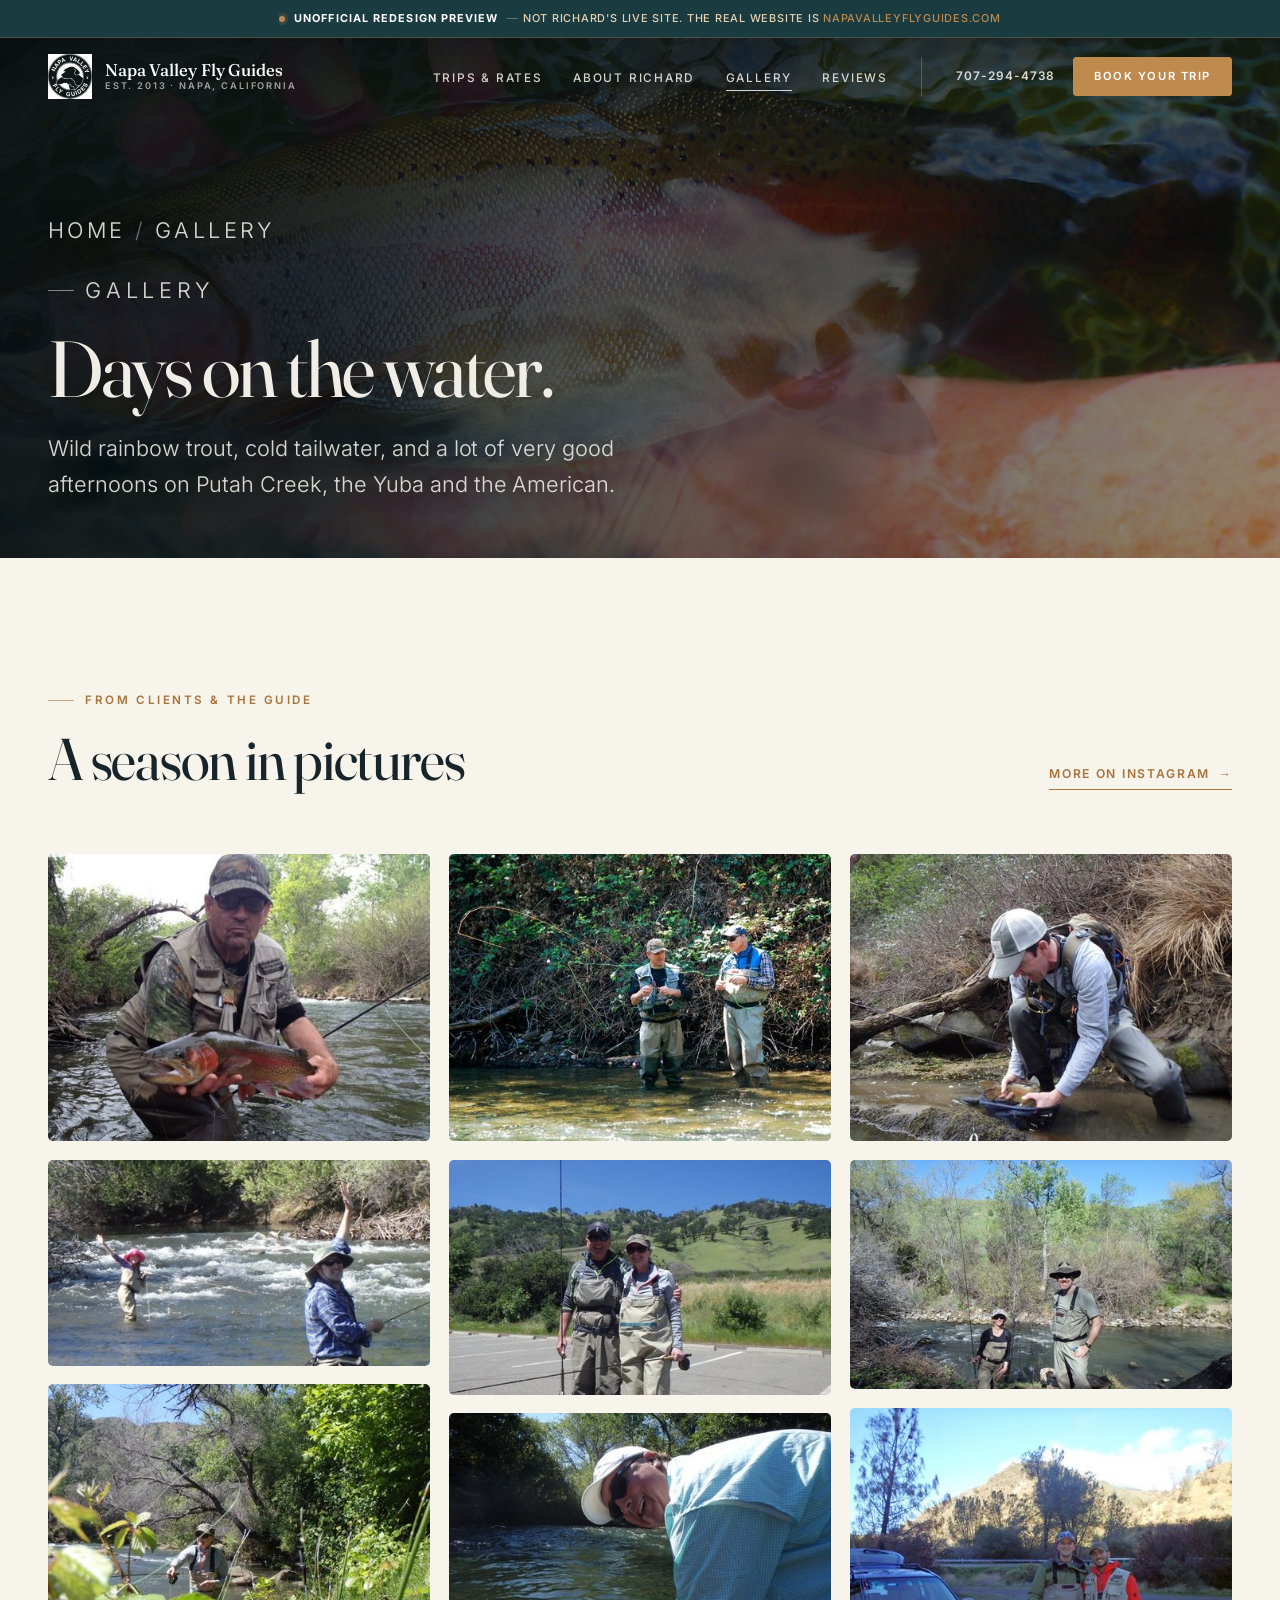
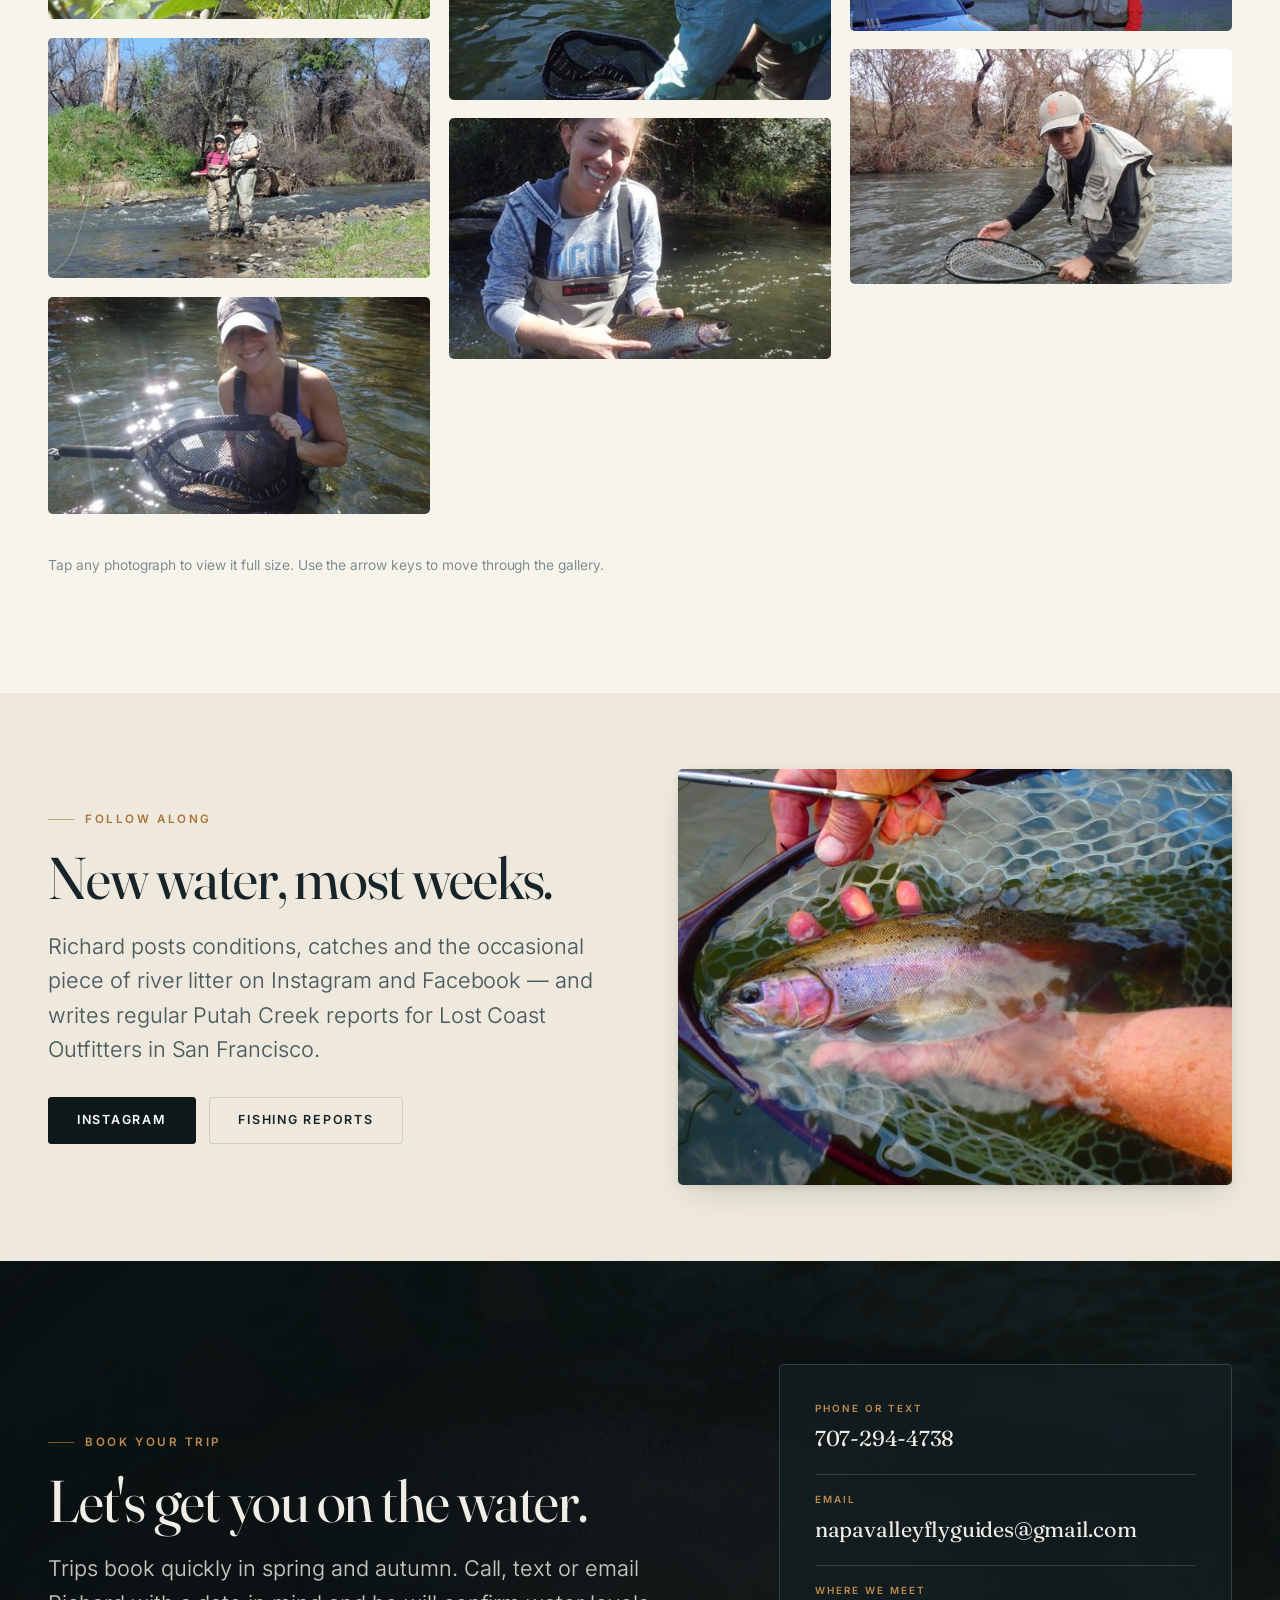
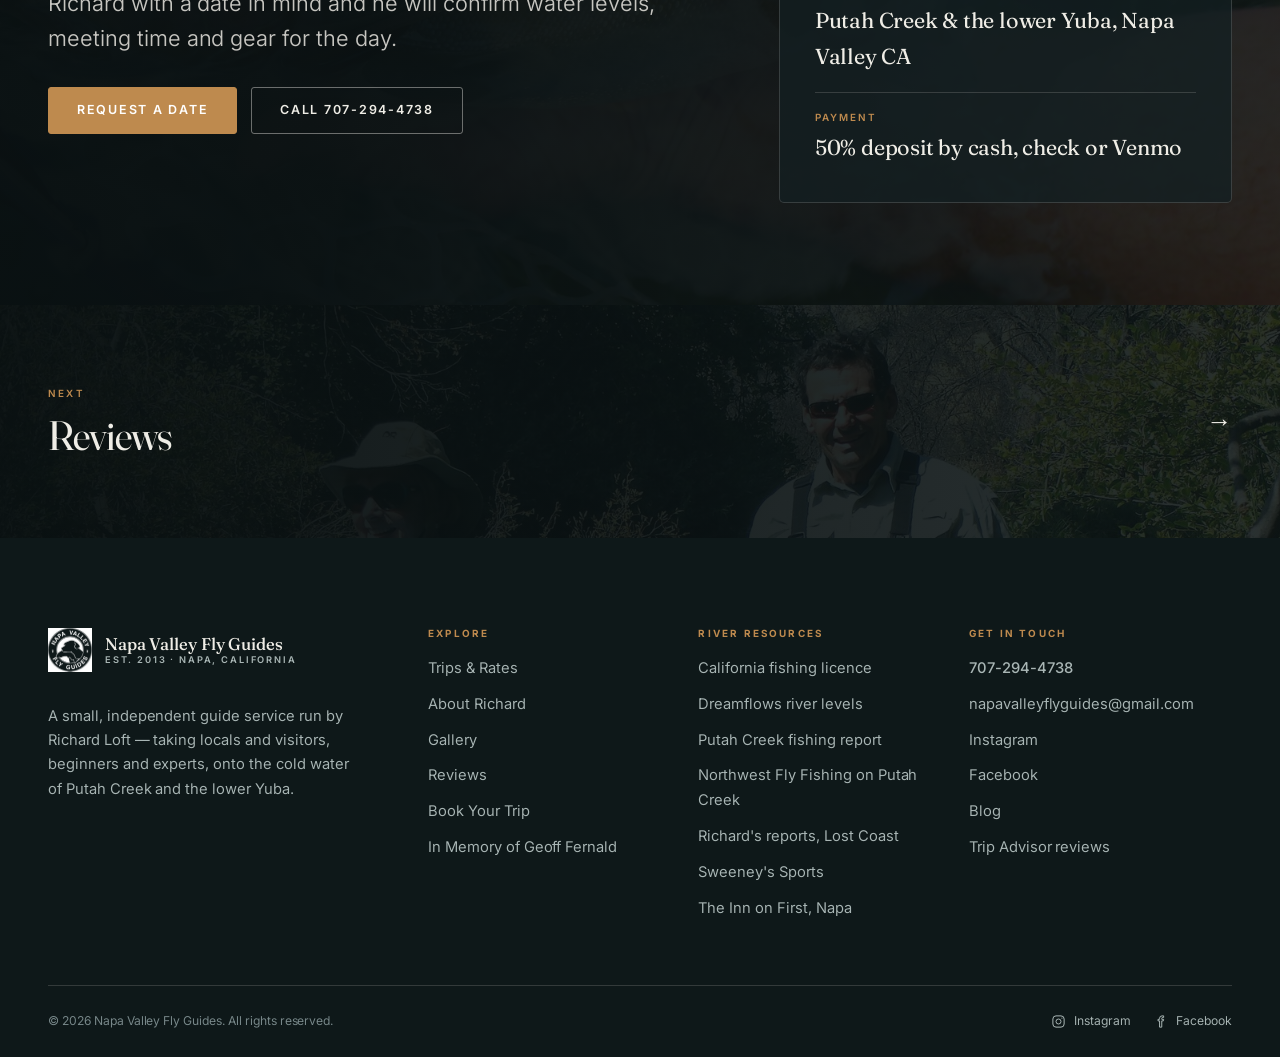
<file: gallery.html>
<!DOCTYPE html>
<html lang="en">
<head>
<meta charset="utf-8">
<meta name="robots" content="noindex, nofollow, noarchive">
<meta name="googlebot" content="noindex, nofollow">
<meta name="viewport" content="width=device-width, initial-scale=1">
<title>Gallery — Fly Fishing on Putah Creek &amp; the Yuba | Napa Valley Fly Guides</title>
<meta name="description" content="Photographs from guided fly fishing trips on Putah Creek, the lower Yuba River and the American River in Northern California.">
<meta name="theme-color" content="#0E1819">
<script>document.documentElement.classList.add('js');</script>
<link rel="canonical" href="https://www.napavalleyflyguides.com/gallery.html">

<meta property="og:type" content="website">
<meta property="og:title" content="Gallery — Napa Valley Fly Guides">
<meta property="og:description" content="Photographs from guided fly fishing trips on Putah Creek, the lower Yuba River and the American River in Northern California.">
<meta property="og:image" content="assets/img/og-image.jpg">
<meta name="twitter:card" content="summary_large_image">

<link rel="icon" type="image/png" href="assets/favicon.png">
<link rel="apple-touch-icon" href="assets/favicon.png">
<link rel="preload" as="image" href="assets/img/head-gallery.jpg">
<link rel="stylesheet" href="assets/css/style.css">
</head>
<body class="page-gallery">

<div class="preview-ribbon" role="note">
  <p>
    <span class="preview-ribbon__dot" aria-hidden="true"></span>
    <strong>Unofficial redesign preview</strong>
    <span class="preview-ribbon__long">
      <span class="preview-ribbon__none">&mdash;</span>
      not Richard's live site. The real website is
      <a href="https://www.napavalleyflyguides.com/" target="_blank" rel="noopener">napavalleyflyguides.com</a>
    </span>
    <span class="preview-ribbon__short">
      <span class="preview-ribbon__none">&mdash;</span> not the live site
    </span>
  </p>
</div>

<a class="skip-link" href="#main">Skip to content</a>

<header class="site-header">
  <div class="shell header__inner">
    <a class="brand" href="index.html" aria-label="Napa Valley Fly Guides — home">
      <span class="brand__mark" aria-hidden="true">
        <img class="mark-light" src="assets/img/logo-light.png" alt="" width="44" height="45" srcset="assets/img/logo-light-88.png 88w, assets/img/logo-light-132.png 132w, assets/img/logo-light.png 300w" sizes="44px">
        <img class="mark-dark"  src="assets/img/logo-dark.png"  alt="" width="44" height="45" srcset="assets/img/logo-dark-88.png 88w, assets/img/logo-dark-132.png 132w, assets/img/logo-dark.png 300w" sizes="44px">
      </span>
      <span class="brand__text">
        <span class="brand__word">Napa Valley Fly Guides</span>
        <span class="brand__tag">Est. 2013 · Napa, California</span>
      </span>
    </a>

    <nav class="nav" aria-label="Primary">
      <ul class="nav__list">
        <li><a class="nav__link" href="trips.html">Trips &amp; Rates</a></li>
        <li><a class="nav__link" href="about.html">About Richard</a></li>
        <li><a class="nav__link" href="gallery.html" aria-current="page">Gallery</a></li>
        <li><a class="nav__link" href="testimonials.html">Reviews</a></li>
      </ul>
      <div class="nav__meta">
        <a class="nav__phone" href="tel:+17072944738">707-294-4738</a>
        <a class="btn btn--sm" href="contact.html">Book Your Trip</a>
      </div>
    </nav>

    <button class="burger" type="button" aria-label="Open menu" aria-expanded="false" aria-controls="nav-drawer">
      <span></span><span></span><span></span>
    </button>
  </div>
</header>

<div class="drawer" id="nav-drawer" aria-hidden="true">
  <nav aria-label="Mobile">
    <ul class="drawer__nav">
      <li><a href="index.html">Home <span class="num">01</span></a></li>
      <li><a href="trips.html">Trips &amp; Rates <span class="num">02</span></a></li>
      <li><a href="about.html">About Richard <span class="num">03</span></a></li>
      <li><a href="gallery.html">Gallery <span class="num">04</span></a></li>
      <li><a href="testimonials.html">Reviews <span class="num">05</span></a></li>
      <li><a href="contact.html">Book Your Trip <span class="num">06</span></a></li>
    </ul>
  </nav>
  <div class="drawer__foot">
    <div class="drawer__contact">
      <span class="muted">Call or text</span>
      <a href="tel:+17072944738">707-294-4738</a>
      <span class="muted" style="margin-top:.6rem">Email</span>
      <a href="mailto:napavalleyflyguides@gmail.com">napavalleyflyguides@gmail.com</a>
    </div>
    <a class="btn btn--wide" href="contact.html">Request a date</a>
    <p style="font-size:.78rem;color:var(--on-ink-mid);margin:0">
      Putah Creek · Yuba River · American River<br>Napa Valley, California
    </p>
  </div>
</div>

<main id="main">
  <section class="page-head" style="padding-bottom:clamp(2.5rem,5vw,3.5rem)">
    <div class="page-head__bg" aria-hidden="true">
      <img src="assets/img/head-gallery.jpg" alt="" width="2000" height="760" srcset="assets/img/head-gallery-800.jpg 800w, assets/img/head-gallery-1600.jpg 1600w, assets/img/head-gallery.jpg 2000w" sizes="100vw">
    </div>
    <div class="shell">
      <div class="page-head__inner">
        <p class="crumbs"><a href="index.html">Home</a> <span>/</span> Gallery</p>
        <p class="eyebrow eyebrow--on-ink">Gallery</p>
        <h1>Days on the water.</h1>
        <p>Wild rainbow trout, cold tailwater, and a lot of very good afternoons on Putah Creek, the Yuba and the American.</p>
      </div>
    </div>
  </section>

  <section class="section section--paper">
    <div class="shell">
      <div class="head-split">
        <div class="section__head reveal">
          <p class="eyebrow">From clients &amp; the guide</p>
          <h2 class="h2">A season in pictures</h2>
        </div>
        <a class="tlink reveal" data-d="2" href="https://www.instagram.com/napavalleyflyguides/" target="_blank" rel="noopener">More on Instagram</a>
      </div>

      <div class="masonry">
        <figure class="reveal">
          <img src="assets/img/gallery-01.jpg" alt="An angler holds up a large, heavily spotted rainbow trout" width="640" height="480" loading="lazy" srcset="assets/img/gallery-01-480.jpg 480w, assets/img/gallery-01.jpg 640w" sizes="(max-width: 660px) 92vw, (max-width: 1000px) 46vw, 383px">
          <figcaption>Wild rainbow, Putah Creek</figcaption>
        </figure>
        <figure class="reveal" data-d="1">
          <img src="assets/img/gallery-02.jpg" alt="Two anglers cast across a riffle on the lower Yuba" width="640" height="345" loading="lazy" srcset="assets/img/gallery-02-480.jpg 480w, assets/img/gallery-02.jpg 640w" sizes="(max-width: 660px) 92vw, (max-width: 1000px) 46vw, 383px">
          <figcaption>Working the run together</figcaption>
        </figure>
        <figure class="reveal" data-d="2">
          <img src="assets/img/gallery-03.jpg" alt="A guide works the seam of a run on Putah Creek" width="640" height="393" loading="lazy" srcset="assets/img/gallery-03-480.jpg 480w, assets/img/gallery-03.jpg 640w" sizes="(max-width: 660px) 92vw, (max-width: 1000px) 46vw, 383px">
          <figcaption>Reading the seam</figcaption>
        </figure>
        <figure class="reveal">
          <img src="assets/img/gallery-04.jpg" alt="Anglers rig up on the gravel bar before wading in" width="640" height="403" loading="lazy" srcset="assets/img/gallery-04-480.jpg 480w, assets/img/gallery-04.jpg 640w" sizes="(max-width: 660px) 92vw, (max-width: 1000px) 46vw, 383px">
          <figcaption>Rigging on the bank</figcaption>
        </figure>
        <figure class="reveal" data-d="1">
          <img src="assets/img/gallery-05.jpg" alt="An angler holds a bright rainbow trout in the net" width="640" height="364" loading="lazy" srcset="assets/img/gallery-05-480.jpg 480w, assets/img/gallery-05.jpg 640w" sizes="(max-width: 660px) 92vw, (max-width: 1000px) 46vw, 383px">
          <figcaption>A good day on the water</figcaption>
        </figure>
        <figure class="reveal" data-d="2">
          <img src="assets/img/gallery-06.jpg" alt="Two anglers fish a shallow run together" width="640" height="480" loading="lazy" srcset="assets/img/gallery-06-480.jpg 480w, assets/img/gallery-06.jpg 640w" sizes="(max-width: 660px) 92vw, (max-width: 1000px) 46vw, 383px">
          <figcaption>Working the water</figcaption>
        </figure>
        <figure class="reveal">
          <img src="assets/img/gallery-07.jpg" alt="Anglers stand in the current watching a rising fish" width="640" height="393" loading="lazy" srcset="assets/img/gallery-07-480.jpg 480w, assets/img/gallery-07.jpg 640w" sizes="(max-width: 660px) 92vw, (max-width: 1000px) 46vw, 383px">
          <figcaption>Approach matters</figcaption>
        </figure>
        <figure class="reveal" data-d="1">
          <img src="assets/img/gallery-08.jpg" alt="A guide helps a client handle a landed fish" width="640" height="480" loading="lazy" srcset="assets/img/gallery-08-480.jpg 480w, assets/img/gallery-08.jpg 640w" sizes="(max-width: 660px) 92vw, (max-width: 1000px) 46vw, 383px">
          <figcaption>Handle with care</figcaption>
        </figure>
        <figure class="reveal" data-d="2">
          <img src="assets/img/gallery-09.jpg" alt="A rainbow trout resting in the net before release" width="640" height="403" loading="lazy" srcset="assets/img/gallery-09-480.jpg 480w, assets/img/gallery-09.jpg 640w" sizes="(max-width: 660px) 92vw, (max-width: 1000px) 46vw, 383px">
          <figcaption>Before the release</figcaption>
        </figure>
        <figure class="reveal">
          <img src="assets/img/gallery-10.jpg" alt="An angler plays a fish in fast water" width="640" height="480" loading="lazy" srcset="assets/img/gallery-10-480.jpg 480w, assets/img/gallery-10.jpg 640w" sizes="(max-width: 660px) 92vw, (max-width: 1000px) 46vw, 383px">
          <figcaption>Bent rods</figcaption>
        </figure>
        <figure class="reveal" data-d="1">
          <img src="assets/img/gallery-11.jpg" alt="The lower Yuba River in autumn colour" width="640" height="384" loading="lazy" srcset="assets/img/gallery-11-480.jpg 480w, assets/img/gallery-11.jpg 640w" sizes="(max-width: 660px) 92vw, (max-width: 1000px) 46vw, 383px">
          <figcaption>Gold country water</figcaption>
        </figure>
        <figure class="reveal" data-d="2">
          <img src="assets/img/gallery-12.jpg" alt="Two anglers on the bank beside the river" width="640" height="374" loading="lazy" srcset="assets/img/gallery-12-480.jpg 480w, assets/img/gallery-12.jpg 640w" sizes="(max-width: 660px) 92vw, (max-width: 1000px) 46vw, 383px">
          <figcaption>Napa Valley guides</figcaption>
        </figure>
        <figure class="reveal">
          <img src="assets/img/gallery-13.jpg" alt="A guide nets a fish in quick water" width="640" height="393" loading="lazy" srcset="assets/img/gallery-13-480.jpg 480w, assets/img/gallery-13.jpg 640w" sizes="(max-width: 660px) 92vw, (max-width: 1000px) 46vw, 383px">
          <figcaption>Downstream</figcaption>
        </figure>
      </div>

      <p class="reveal" style="margin-top:2.5rem;font-size:.86rem;color:var(--text-soft)">
        Tap any photograph to view it full size. Use the arrow keys to move through the gallery.
      </p>
    </div>
  </section>

  <section class="section section--paper2 section--tight">
    <div class="shell">
      <div class="split" style="align-items:center">
        <div class="split__body reveal">
          <p class="eyebrow">Follow along</p>
          <h2 class="h2">New water, most weeks.</h2>
          <p class="lead" style="margin-top:1.2rem">
            Richard posts conditions, catches and the occasional piece of river litter on
            Instagram and Facebook — and writes regular Putah Creek reports for Lost Coast
            Outfitters in San Francisco.
          </p>
          <div class="btn-row" style="margin-top:1.9rem">
            <a class="btn btn--ink" href="https://www.instagram.com/napavalleyflyguides/" target="_blank" rel="noopener">Instagram</a>
            <a class="btn btn--ghost" href="http://www.blog.lostcoastoutfitters.com/tagged/frputahcreek" target="_blank" rel="noopener">Fishing reports</a>
          </div>
        </div>
        <div class="split__media reveal" data-d="1">
          <img src="assets/img/detail-net-trout.jpg" alt="A wild rainbow trout in the landing net, held over clear water" width="1500" height="1125" loading="lazy" srcset="assets/img/detail-net-trout-600.jpg 600w, assets/img/detail-net-trout-800.jpg 800w, assets/img/detail-net-trout-1200.jpg 1200w, assets/img/detail-net-trout.jpg 1500w" sizes="(max-width: 980px) 92vw, 548px">
        </div>
      </div>
    </div>
  </section>

  <section class="cta-band" aria-labelledby="cta-title">
    <div class="cta-band__bg" aria-hidden="true">
      <img src="assets/img/cta-band.jpg" alt="" width="2000" height="840" loading="lazy" srcset="assets/img/cta-band-800.jpg 800w, assets/img/cta-band-1200.jpg 1200w, assets/img/cta-band.jpg 2000w" sizes="100vw">
    </div>
    <div class="shell cta-band__inner">
      <div class="reveal">
        <p class="eyebrow eyebrow--on-ink">Book your trip</p>
        <h2 class="h2" id="cta-title">Let's get you on the water.</h2>
        <p class="lead" style="margin-top:1.2rem;color:rgba(239,237,230,.82)">Trips book quickly in spring and autumn. Call, text or email Richard with a date in mind and he will confirm water levels, meeting time and gear for the day.</p>
        <div class="btn-row" style="margin-top:2rem">
          <a class="btn" href="contact.html">Request a date</a>
          <a class="btn btn--ghost-light" href="tel:+17072944738">Call 707-294-4738</a>
        </div>
      </div>

      <div class="contact-card reveal" data-d="1">
        <div class="contact-card__row">
          <span class="contact-card__k">Phone or text</span>
          <span class="contact-card__v"><a href="tel:+17072944738">707-294-4738</a></span>
        </div>
        <div class="contact-card__row">
          <span class="contact-card__k">Email</span>
          <span class="contact-card__v"><a href="mailto:napavalleyflyguides@gmail.com">napavalleyflyguides@gmail.com</a></span>
        </div>
        <div class="contact-card__row">
          <span class="contact-card__k">Where we meet</span>
          <span class="contact-card__v">Putah Creek &amp; the lower Yuba, Napa Valley CA</span>
        </div>
        <div class="contact-card__row">
          <span class="contact-card__k">Payment</span>
          <span class="contact-card__v">50% deposit by cash, check or Venmo</span>
        </div>
      </div>
    </div>
  </section>
  <a class="next-page" href="testimonials.html">
    <img src="assets/img/head-reviews.jpg" alt="" width="2000" height="760" loading="lazy" srcset="assets/img/head-reviews-800.jpg 800w, assets/img/head-reviews-1600.jpg 1600w, assets/img/head-reviews.jpg 2000w" sizes="100vw">
    <div class="shell next-page__inner">
      <div>
        <p class="label">Next</p>
        <h2>Reviews</h2>
      </div>
      <span class="arrow" aria-hidden="true">→</span>
    </div>
  </a>

</main>

<footer class="site-footer">
  <div class="shell">
    <div class="footer__grid">
      <div>
        <a class="brand" href="index.html" aria-label="Napa Valley Fly Guides — home">
          <span class="brand__mark" aria-hidden="true">
            <img class="mark-light" src="assets/img/logo-light.png" alt="" width="44" height="45" srcset="assets/img/logo-light-88.png 88w, assets/img/logo-light-132.png 132w, assets/img/logo-light.png 300w" sizes="44px">
          </span>
          <span class="brand__text">
            <span class="brand__word">Napa Valley Fly Guides</span>
            <span class="brand__tag">Est. 2013 · Napa, California</span>
          </span>
        </a>
        <p class="footer__blurb">
          A small, independent guide service run by Richard Loft — taking locals and visitors,
          beginners and experts, onto the cold water of Putah Creek and the lower Yuba.
        </p>
      </div>

      <div>
        <h3 class="footer__h">Explore</h3>
        <ul class="footer__list">
          <li><a href="trips.html">Trips &amp; Rates</a></li>
          <li><a href="about.html">About Richard</a></li>
          <li><a href="gallery.html">Gallery</a></li>
          <li><a href="testimonials.html">Reviews</a></li>
          <li><a href="contact.html">Book Your Trip</a></li>
          <li><a href="memoriam.html">In Memory of Geoff Fernald</a></li>
        </ul>
      </div>

      <div>
        <h3 class="footer__h">River resources</h3>
        <ul class="footer__list">
          <li><a href="https://www.wildlife.ca.gov/Licensing/Online-Sales" target="_blank" rel="noopener">California fishing licence</a></li>
          <li><a href="http://dreamflows.com/flows.php?page=prod&amp;zone=canv&amp;form=norm&amp;mark=All" target="_blank" rel="noopener">Dreamflows river levels</a></li>
          <li><a href="https://www.californiaflyfishingreports.com/putah-creek" target="_blank" rel="noopener">Putah Creek fishing report</a></li>
          <li><a href="NWFF_PutahCreek.pdf" target="_blank" rel="noopener">Northwest Fly Fishing on Putah Creek</a></li>
          <li><a href="http://www.blog.lostcoastoutfitters.com/tagged/frputahcreek" target="_blank" rel="noopener">Richard's reports, Lost Coast</a></li>
          <li><a href="http://sweeneyssports.com" target="_blank" rel="noopener">Sweeney's Sports</a></li>
          <li><a href="http://theinnonfirst.com" target="_blank" rel="noopener">The Inn on First, Napa</a></li>
        </ul>
      </div>

      <div>
        <h3 class="footer__h">Get in touch</h3>
        <ul class="footer__list">
          <li class="strong"><a href="tel:+17072944738">707-294-4738</a></li>
          <li><a href="mailto:napavalleyflyguides@gmail.com">napavalleyflyguides@gmail.com</a></li>
          <li><a href="https://www.instagram.com/napavalleyflyguides/" target="_blank" rel="noopener">Instagram</a></li>
          <li><a href="https://www.facebook.com/flyfishinginnapa" target="_blank" rel="noopener">Facebook</a></li>
          <li><a href="http://napavalleyflyfishingguide.blogspot.com/" target="_blank" rel="noopener">Blog</a></li>
          <li><a href="https://www.tripadvisor.com/Attraction_Review-g32766-d6781011-Reviews-Napa_Valley_Fly_Guides-Napa_Napa_Valley_California.html" target="_blank" rel="noopener">Trip Advisor reviews</a></li>
        </ul>
      </div>
    </div>

    <div class="footer__bottom">
      <span>© <span data-year>2026</span> Napa Valley Fly Guides. All rights reserved.</span>
      <span class="footer__social">
        <a href="https://www.instagram.com/napavalleyflyguides/" target="_blank" rel="noopener" aria-label="Instagram">
          <svg viewBox="0 0 24 24" fill="none" stroke="currentColor" stroke-width="1.6" aria-hidden="true"><rect x="3" y="3" width="18" height="18" rx="5"/><circle cx="12" cy="12" r="4"/><circle cx="17.5" cy="6.5" r="1" fill="currentColor" stroke="none"/></svg>
          Instagram
        </a>
        <a href="https://www.facebook.com/flyfishinginnapa" target="_blank" rel="noopener" aria-label="Facebook">
          <svg viewBox="0 0 24 24" fill="none" stroke="currentColor" stroke-width="1.6" aria-hidden="true"><path d="M14 8.5V7a1.5 1.5 0 0 1 1.5-1.5H17V3h-2.5A4 4 0 0 0 10.5 7v1.5H8V11h2.5v10H14V11h2.5l.5-2.5H14Z"/></svg>
          Facebook
        </a>
      </span>
    </div>
  </div>
</footer>


<script src="assets/js/main.js" defer></script>
</body>
</html>
</file>
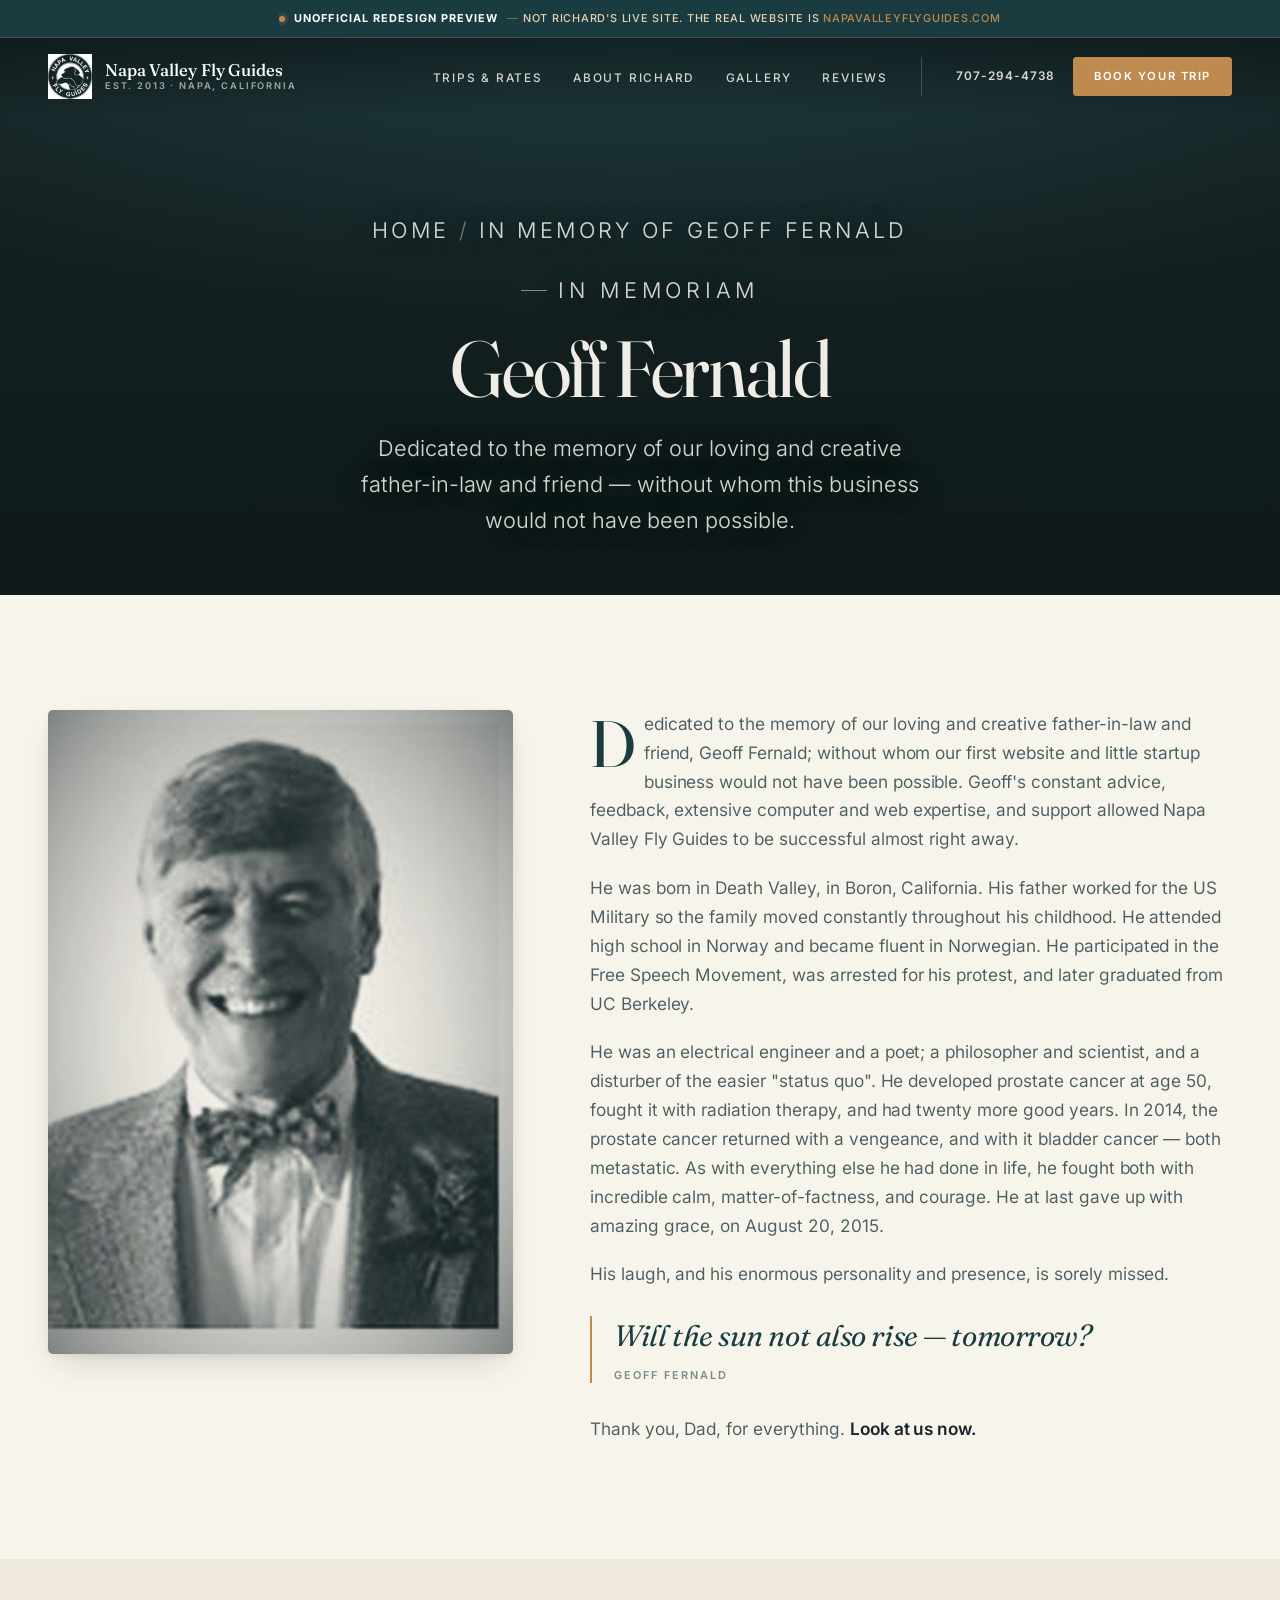
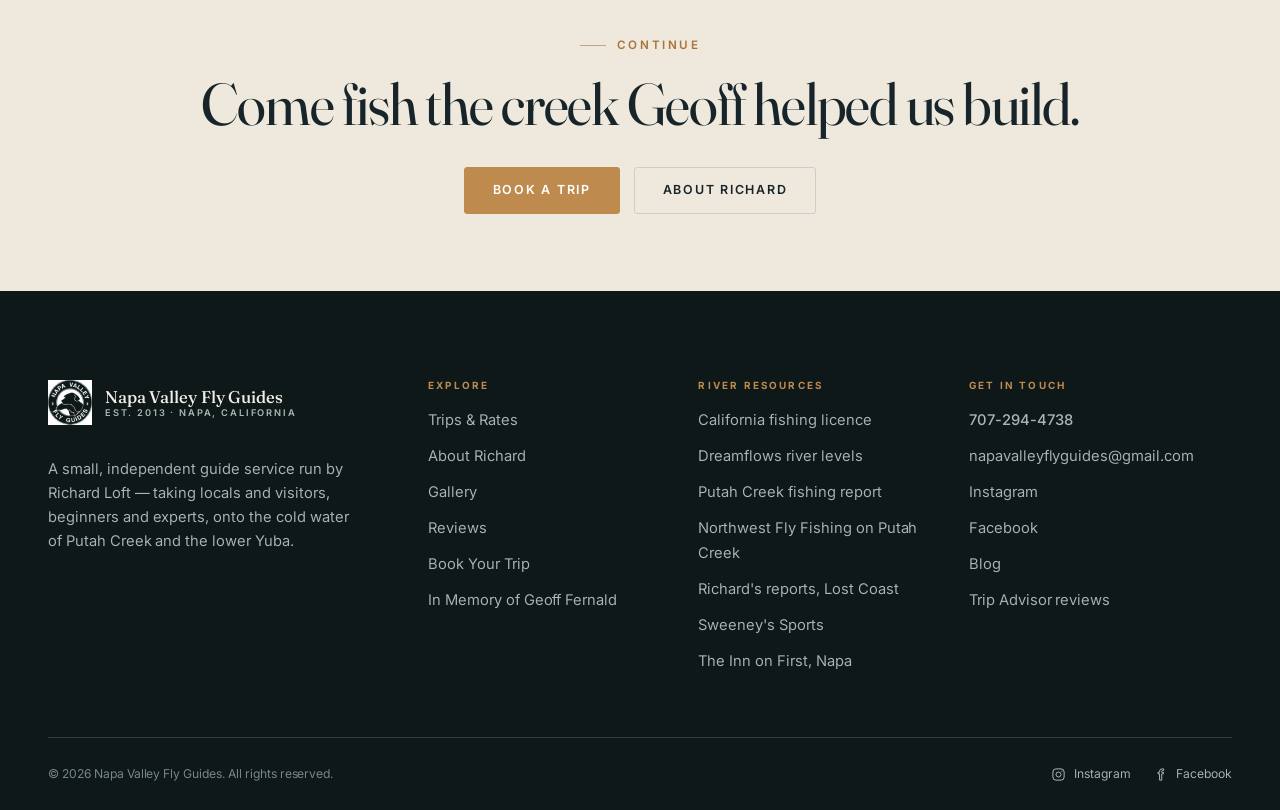
<file: memoriam.html>
<!DOCTYPE html>
<html lang="en">
<head>
<meta charset="utf-8">
<meta name="robots" content="noindex, nofollow, noarchive">
<meta name="googlebot" content="noindex, nofollow">
<meta name="viewport" content="width=device-width, initial-scale=1">
<title>In Memory of Geoff Fernald | Napa Valley Fly Guides</title>
<meta name="description" content="Dedicated to the memory of Geoff Fernald, without whom Napa Valley Fly Guides would not have been possible.">
<meta name="theme-color" content="#0E1819">
<script>document.documentElement.classList.add('js');</script>
<link rel="canonical" href="https://www.napavalleyflyguides.com/memoriam.html">

<meta property="og:type" content="website">
<meta property="og:title" content="In Memory of Geoff Fernald — Napa Valley Fly Guides">
<meta property="og:description" content="Dedicated to the memory of Geoff Fernald, without whom Napa Valley Fly Guides would not have been possible.">
<meta property="og:image" content="assets/img/og-image.jpg">
<meta name="twitter:card" content="summary_large_image">

<link rel="icon" type="image/png" href="assets/favicon.png">
<link rel="apple-touch-icon" href="assets/favicon.png">
<link rel="preload" as="image" href="assets/img/logo-light.png">
<link rel="stylesheet" href="assets/css/style.css">
</head>
<body class="page-memoriam">

<div class="preview-ribbon" role="note">
  <p>
    <span class="preview-ribbon__dot" aria-hidden="true"></span>
    <strong>Unofficial redesign preview</strong>
    <span class="preview-ribbon__long">
      <span class="preview-ribbon__none">&mdash;</span>
      not Richard's live site. The real website is
      <a href="https://www.napavalleyflyguides.com/" target="_blank" rel="noopener">napavalleyflyguides.com</a>
    </span>
    <span class="preview-ribbon__short">
      <span class="preview-ribbon__none">&mdash;</span> not the live site
    </span>
  </p>
</div>

<a class="skip-link" href="#main">Skip to content</a>

<header class="site-header">
  <div class="shell header__inner">
    <a class="brand" href="index.html" aria-label="Napa Valley Fly Guides — home">
      <span class="brand__mark" aria-hidden="true">
        <img class="mark-light" src="assets/img/logo-light.png" alt="" width="44" height="45" srcset="assets/img/logo-light-88.png 88w, assets/img/logo-light-132.png 132w, assets/img/logo-light.png 300w" sizes="44px">
        <img class="mark-dark"  src="assets/img/logo-dark.png"  alt="" width="44" height="45" srcset="assets/img/logo-dark-88.png 88w, assets/img/logo-dark-132.png 132w, assets/img/logo-dark.png 300w" sizes="44px">
      </span>
      <span class="brand__text">
        <span class="brand__word">Napa Valley Fly Guides</span>
        <span class="brand__tag">Est. 2013 · Napa, California</span>
      </span>
    </a>

    <nav class="nav" aria-label="Primary">
      <ul class="nav__list">
        <li><a class="nav__link" href="trips.html">Trips &amp; Rates</a></li>
        <li><a class="nav__link" href="about.html">About Richard</a></li>
        <li><a class="nav__link" href="gallery.html">Gallery</a></li>
        <li><a class="nav__link" href="testimonials.html">Reviews</a></li>
      </ul>
      <div class="nav__meta">
        <a class="nav__phone" href="tel:+17072944738">707-294-4738</a>
        <a class="btn btn--sm" href="contact.html">Book Your Trip</a>
      </div>
    </nav>

    <button class="burger" type="button" aria-label="Open menu" aria-expanded="false" aria-controls="nav-drawer">
      <span></span><span></span><span></span>
    </button>
  </div>
</header>

<div class="drawer" id="nav-drawer" aria-hidden="true">
  <nav aria-label="Mobile">
    <ul class="drawer__nav">
      <li><a href="index.html">Home <span class="num">01</span></a></li>
      <li><a href="trips.html">Trips &amp; Rates <span class="num">02</span></a></li>
      <li><a href="about.html">About Richard <span class="num">03</span></a></li>
      <li><a href="gallery.html">Gallery <span class="num">04</span></a></li>
      <li><a href="testimonials.html">Reviews <span class="num">05</span></a></li>
      <li><a href="contact.html">Book Your Trip <span class="num">06</span></a></li>
    </ul>
  </nav>
  <div class="drawer__foot">
    <div class="drawer__contact">
      <span class="muted">Call or text</span>
      <a href="tel:+17072944738">707-294-4738</a>
      <span class="muted" style="margin-top:.6rem">Email</span>
      <a href="mailto:napavalleyflyguides@gmail.com">napavalleyflyguides@gmail.com</a>
    </div>
    <a class="btn btn--wide" href="contact.html">Request a date</a>
    <p style="font-size:.78rem;color:var(--on-ink-mid);margin:0">
      Putah Creek · Yuba River · American River<br>Napa Valley, California
    </p>
  </div>
</div>

<main id="main">
  <section class="page-head page-head--plain" style="padding-bottom:clamp(2.5rem,5vw,3.5rem)">
    <div class="shell">
      <div class="page-head__inner">
        <p class="crumbs"><a href="index.html">Home</a> <span>/</span> In Memory of Geoff Fernald</p>
        <p class="eyebrow eyebrow--on-ink">In memoriam</p>
        <h1>Geoff Fernald</h1>
        <p>Dedicated to the memory of our loving and creative father-in-law and friend — without whom this business would not have been possible.</p>
      </div>
    </div>
  </section>

  <section class="section section--paper">
    <div class="shell">
      <div class="split" style="grid-template-columns:.42fr .58fr;align-items:start">
        <div class="reveal">
          <div class="split__media split__media--frame">
            <img src="assets/img/geoff-bowtie.jpg" alt="Portrait of Geoff Fernald wearing a bow tie" width="390" height="540" loading="lazy">
          </div>
        </div>

        <div class="prose reveal" data-d="1">
          <p class="dropcap">
            Dedicated to the memory of our loving and creative father-in-law and friend, Geoff
            Fernald; without whom our first website and little startup business would not have been
            possible. Geoff's constant advice, feedback, extensive computer and web expertise, and
            support allowed Napa Valley Fly Guides to be successful almost right away.
          </p>
          <p>
            He was born in Death Valley, in Boron, California. His father worked for the US Military
            so the family moved constantly throughout his childhood. He attended high school in
            Norway and became fluent in Norwegian. He participated in the Free Speech Movement, was
            arrested for his protest, and later graduated from UC Berkeley.
          </p>
          <p>
            He was an electrical engineer and a poet; a philosopher and scientist, and a disturber of
            the easier "status quo". He developed prostate cancer at age 50, fought it with radiation
            therapy, and had twenty more good years. In 2014, the prostate cancer returned with a
            vengeance, and with it bladder cancer — both metastatic. As with everything else he had
            done in life, he fought both with incredible calm, matter-of-factness, and courage. He at
            last gave up with amazing grace, on August 20, 2015.
          </p>
          <p>
            His laugh, and his enormous personality and presence, is sorely missed.
          </p>

          <blockquote class="quote-big">
            Will the sun not also rise — tomorrow?
            <cite>Geoff Fernald</cite>
          </blockquote>

          <p style="margin-top:2rem">Thank you, Dad, for everything. <strong>Look at us now.</strong></p>
        </div>
      </div>
    </div>
  </section>

  <section class="section section--paper2 section--tight">
    <div class="shell" style="text-align:center">
      <div class="reveal">
        <p class="eyebrow eyebrow--center">Continue</p>
        <h2 class="h2">Come fish the creek Geoff helped us build.</h2>
        <div class="btn-row" style="justify-content:center;margin-top:2rem">
          <a class="btn" href="contact.html">Book a trip</a>
          <a class="btn btn--ghost" href="about.html">About Richard</a>
        </div>
      </div>
    </div>
  </section>

</main>

<footer class="site-footer">
  <div class="shell">
    <div class="footer__grid">
      <div>
        <a class="brand" href="index.html" aria-label="Napa Valley Fly Guides — home">
          <span class="brand__mark" aria-hidden="true">
            <img class="mark-light" src="assets/img/logo-light.png" alt="" width="44" height="45" srcset="assets/img/logo-light-88.png 88w, assets/img/logo-light-132.png 132w, assets/img/logo-light.png 300w" sizes="44px">
          </span>
          <span class="brand__text">
            <span class="brand__word">Napa Valley Fly Guides</span>
            <span class="brand__tag">Est. 2013 · Napa, California</span>
          </span>
        </a>
        <p class="footer__blurb">
          A small, independent guide service run by Richard Loft — taking locals and visitors,
          beginners and experts, onto the cold water of Putah Creek and the lower Yuba.
        </p>
      </div>

      <div>
        <h3 class="footer__h">Explore</h3>
        <ul class="footer__list">
          <li><a href="trips.html">Trips &amp; Rates</a></li>
          <li><a href="about.html">About Richard</a></li>
          <li><a href="gallery.html">Gallery</a></li>
          <li><a href="testimonials.html">Reviews</a></li>
          <li><a href="contact.html">Book Your Trip</a></li>
          <li><a href="memoriam.html">In Memory of Geoff Fernald</a></li>
        </ul>
      </div>

      <div>
        <h3 class="footer__h">River resources</h3>
        <ul class="footer__list">
          <li><a href="https://www.wildlife.ca.gov/Licensing/Online-Sales" target="_blank" rel="noopener">California fishing licence</a></li>
          <li><a href="http://dreamflows.com/flows.php?page=prod&amp;zone=canv&amp;form=norm&amp;mark=All" target="_blank" rel="noopener">Dreamflows river levels</a></li>
          <li><a href="https://www.californiaflyfishingreports.com/putah-creek" target="_blank" rel="noopener">Putah Creek fishing report</a></li>
          <li><a href="NWFF_PutahCreek.pdf" target="_blank" rel="noopener">Northwest Fly Fishing on Putah Creek</a></li>
          <li><a href="http://www.blog.lostcoastoutfitters.com/tagged/frputahcreek" target="_blank" rel="noopener">Richard's reports, Lost Coast</a></li>
          <li><a href="http://sweeneyssports.com" target="_blank" rel="noopener">Sweeney's Sports</a></li>
          <li><a href="http://theinnonfirst.com" target="_blank" rel="noopener">The Inn on First, Napa</a></li>
        </ul>
      </div>

      <div>
        <h3 class="footer__h">Get in touch</h3>
        <ul class="footer__list">
          <li class="strong"><a href="tel:+17072944738">707-294-4738</a></li>
          <li><a href="mailto:napavalleyflyguides@gmail.com">napavalleyflyguides@gmail.com</a></li>
          <li><a href="https://www.instagram.com/napavalleyflyguides/" target="_blank" rel="noopener">Instagram</a></li>
          <li><a href="https://www.facebook.com/flyfishinginnapa" target="_blank" rel="noopener">Facebook</a></li>
          <li><a href="http://napavalleyflyfishingguide.blogspot.com/" target="_blank" rel="noopener">Blog</a></li>
          <li><a href="https://www.tripadvisor.com/Attraction_Review-g32766-d6781011-Reviews-Napa_Valley_Fly_Guides-Napa_Napa_Valley_California.html" target="_blank" rel="noopener">Trip Advisor reviews</a></li>
        </ul>
      </div>
    </div>

    <div class="footer__bottom">
      <span>© <span data-year>2026</span> Napa Valley Fly Guides. All rights reserved.</span>
      <span class="footer__social">
        <a href="https://www.instagram.com/napavalleyflyguides/" target="_blank" rel="noopener" aria-label="Instagram">
          <svg viewBox="0 0 24 24" fill="none" stroke="currentColor" stroke-width="1.6" aria-hidden="true"><rect x="3" y="3" width="18" height="18" rx="5"/><circle cx="12" cy="12" r="4"/><circle cx="17.5" cy="6.5" r="1" fill="currentColor" stroke="none"/></svg>
          Instagram
        </a>
        <a href="https://www.facebook.com/flyfishinginnapa" target="_blank" rel="noopener" aria-label="Facebook">
          <svg viewBox="0 0 24 24" fill="none" stroke="currentColor" stroke-width="1.6" aria-hidden="true"><path d="M14 8.5V7a1.5 1.5 0 0 1 1.5-1.5H17V3h-2.5A4 4 0 0 0 10.5 7v1.5H8V11h2.5v10H14V11h2.5l.5-2.5H14Z"/></svg>
          Facebook
        </a>
      </span>
    </div>
  </div>
</footer>


<script src="assets/js/main.js" defer></script>
</body>
</html>
</file>
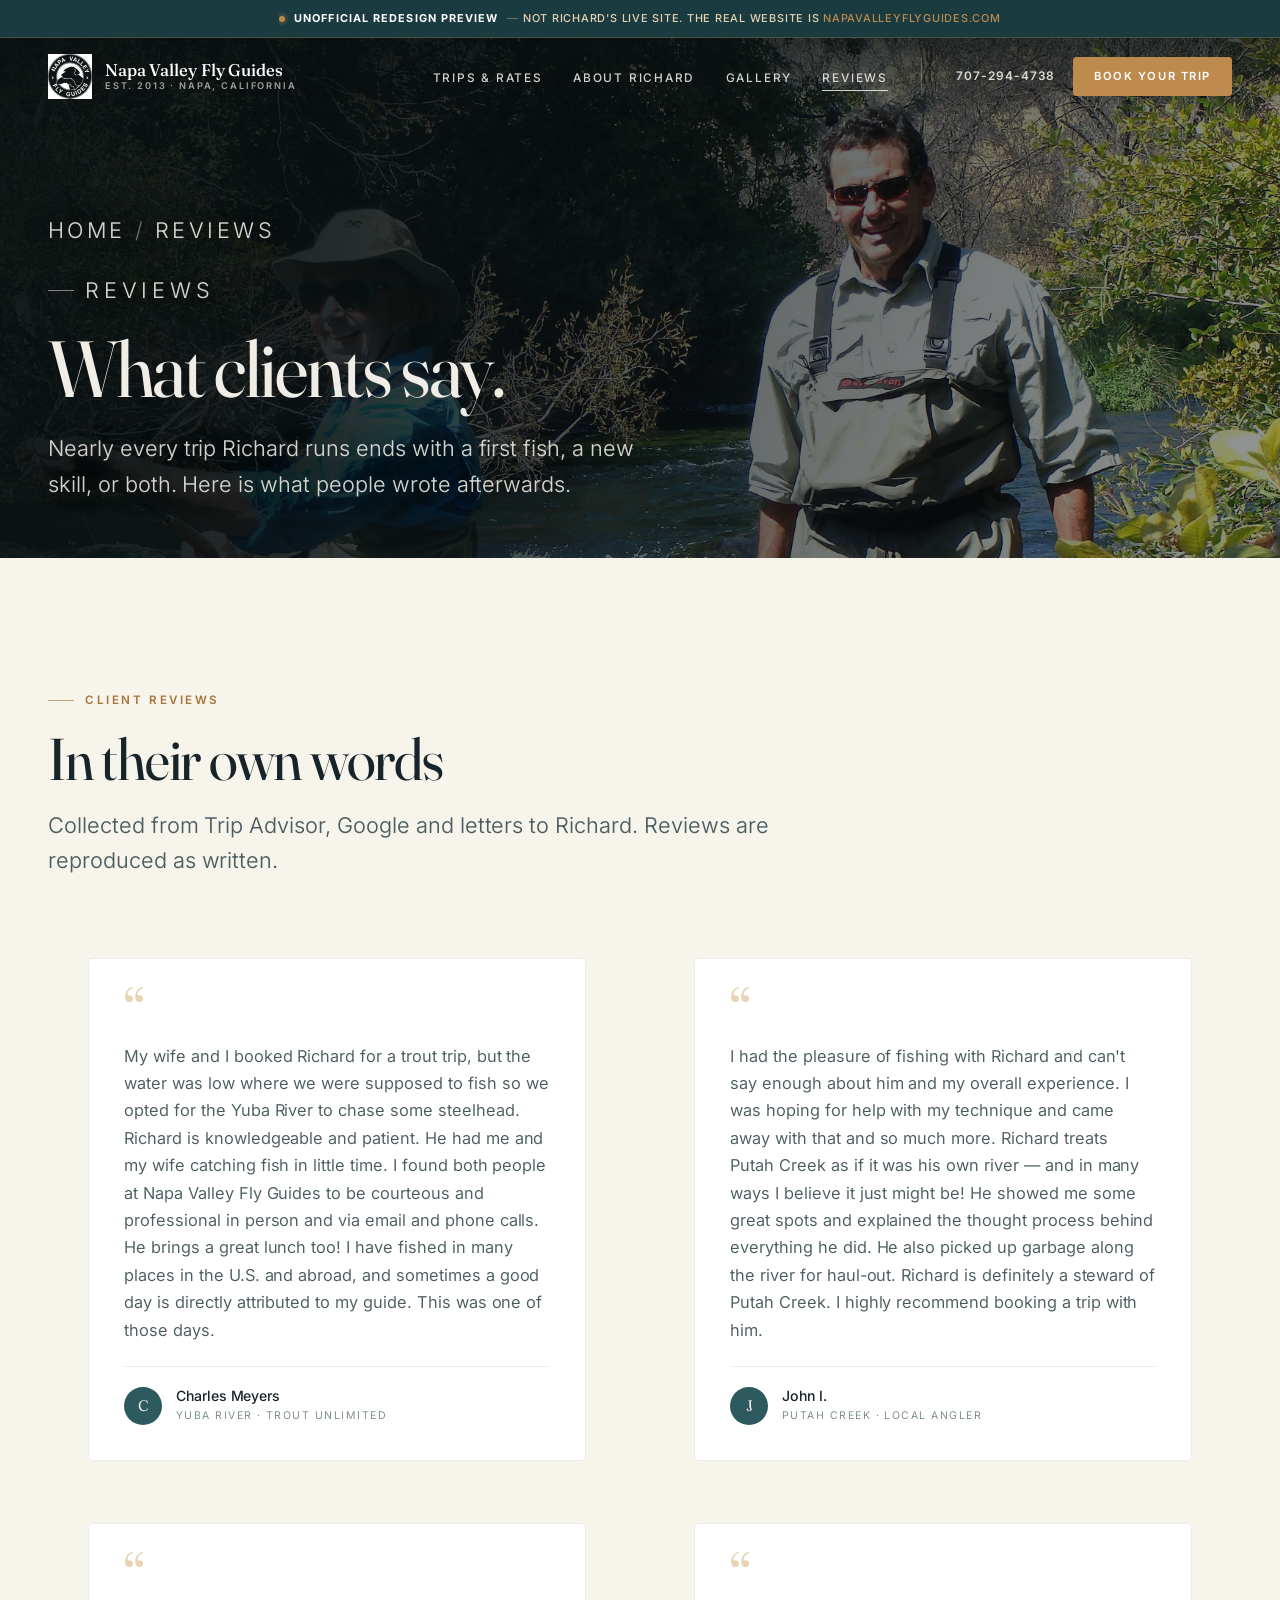
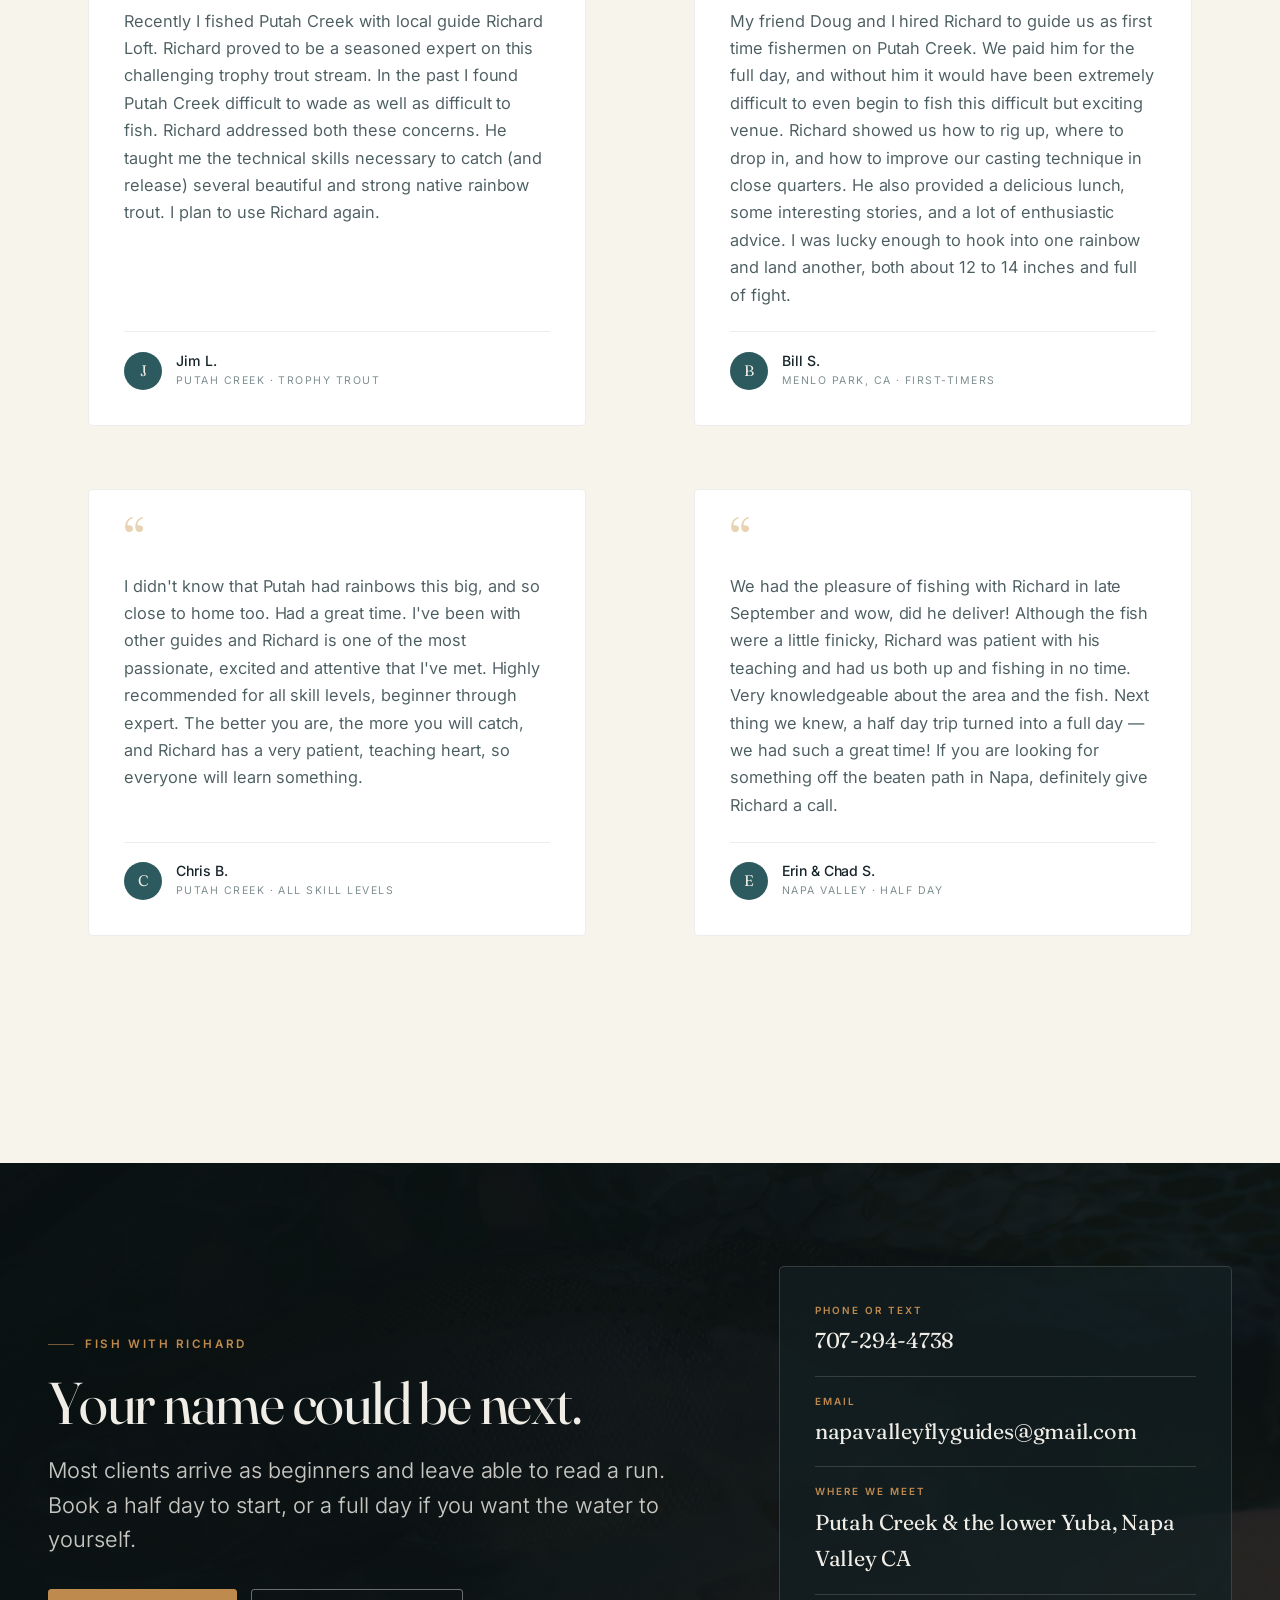
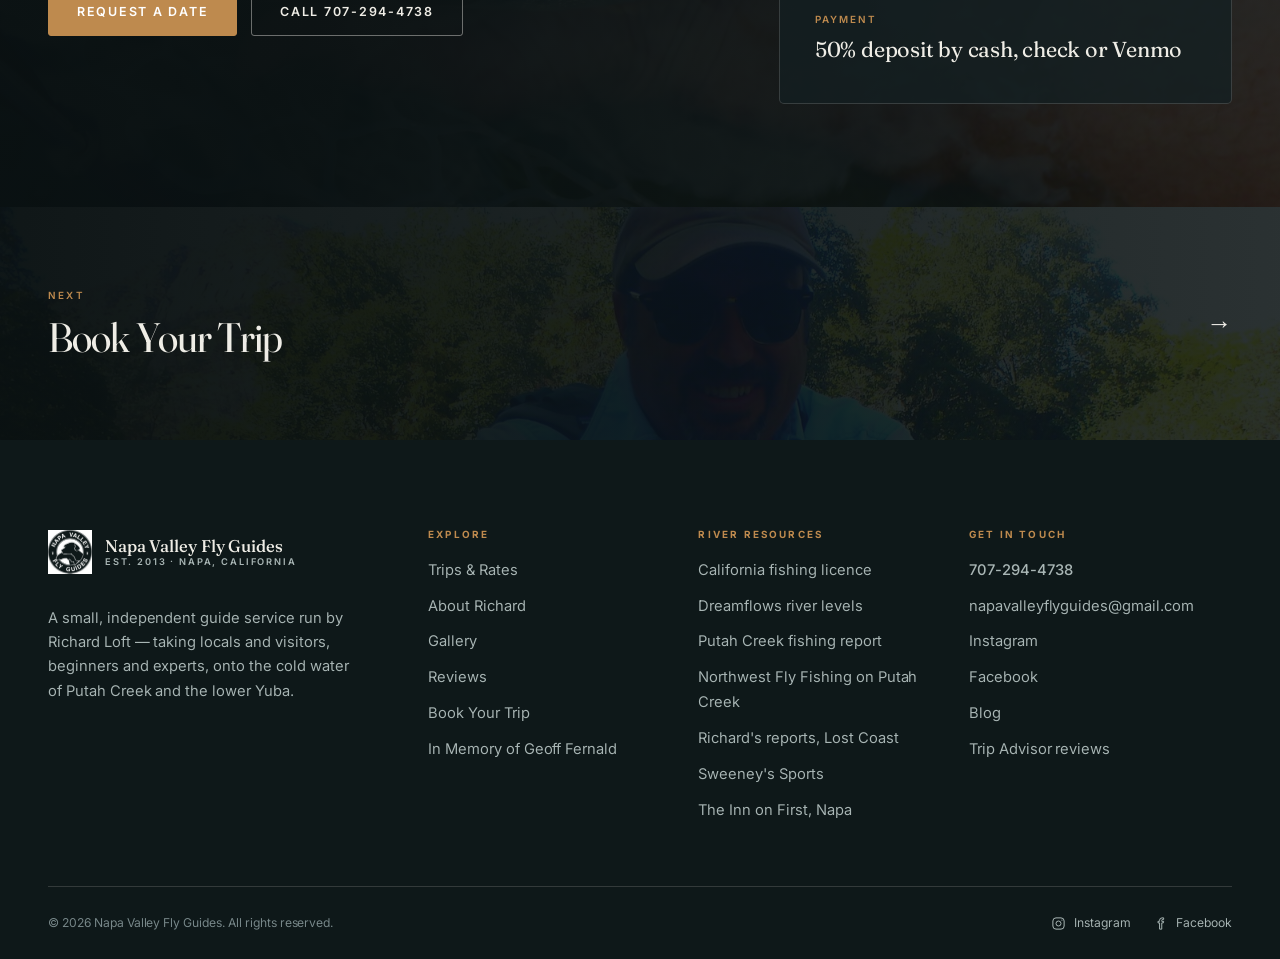
<file: testimonials.html>
<!DOCTYPE html>
<html lang="en">
<head>
<meta charset="utf-8">
<meta name="robots" content="noindex, nofollow, noarchive">
<meta name="googlebot" content="noindex, nofollow">
<meta name="viewport" content="width=device-width, initial-scale=1">
<title>Reviews — What Clients Say | Napa Valley Fly Guides</title>
<meta name="description" content="Read client reviews of guided fly fishing trips with Richard Loft on Putah Creek and the lower Yuba River.">
<meta name="theme-color" content="#0E1819">
<script>document.documentElement.classList.add('js');</script>
<link rel="canonical" href="https://www.napavalleyflyguides.com/testimonials.html">

<meta property="og:type" content="website">
<meta property="og:title" content="Reviews — Napa Valley Fly Guides">
<meta property="og:description" content="Read client reviews of guided fly fishing trips with Richard Loft on Putah Creek and the lower Yuba River.">
<meta property="og:image" content="assets/img/og-image.jpg">
<meta name="twitter:card" content="summary_large_image">

<link rel="icon" type="image/png" href="assets/favicon.png">
<link rel="apple-touch-icon" href="assets/favicon.png">
<link rel="preload" as="image" href="assets/img/head-reviews.jpg">
<link rel="stylesheet" href="assets/css/style.css">
</head>
<body class="page-testimonials">

<div class="preview-ribbon" role="note">
  <p>
    <span class="preview-ribbon__dot" aria-hidden="true"></span>
    <strong>Unofficial redesign preview</strong>
    <span class="preview-ribbon__long">
      <span class="preview-ribbon__none">&mdash;</span>
      not Richard's live site. The real website is
      <a href="https://www.napavalleyflyguides.com/" target="_blank" rel="noopener">napavalleyflyguides.com</a>
    </span>
    <span class="preview-ribbon__short">
      <span class="preview-ribbon__none">&mdash;</span> not the live site
    </span>
  </p>
</div>

<a class="skip-link" href="#main">Skip to content</a>

<header class="site-header">
  <div class="shell header__inner">
    <a class="brand" href="index.html" aria-label="Napa Valley Fly Guides — home">
      <span class="brand__mark" aria-hidden="true">
        <img class="mark-light" src="assets/img/logo-light.png" alt="" width="44" height="45" srcset="assets/img/logo-light-88.png 88w, assets/img/logo-light-132.png 132w, assets/img/logo-light.png 300w" sizes="44px">
        <img class="mark-dark"  src="assets/img/logo-dark.png"  alt="" width="44" height="45" srcset="assets/img/logo-dark-88.png 88w, assets/img/logo-dark-132.png 132w, assets/img/logo-dark.png 300w" sizes="44px">
      </span>
      <span class="brand__text">
        <span class="brand__word">Napa Valley Fly Guides</span>
        <span class="brand__tag">Est. 2013 · Napa, California</span>
      </span>
    </a>

    <nav class="nav" aria-label="Primary">
      <ul class="nav__list">
        <li><a class="nav__link" href="trips.html">Trips &amp; Rates</a></li>
        <li><a class="nav__link" href="about.html">About Richard</a></li>
        <li><a class="nav__link" href="gallery.html">Gallery</a></li>
        <li><a class="nav__link" href="testimonials.html" aria-current="page">Reviews</a></li>
      </ul>
      <div class="nav__meta">
        <a class="nav__phone" href="tel:+17072944738">707-294-4738</a>
        <a class="btn btn--sm" href="contact.html">Book Your Trip</a>
      </div>
    </nav>

    <button class="burger" type="button" aria-label="Open menu" aria-expanded="false" aria-controls="nav-drawer">
      <span></span><span></span><span></span>
    </button>
  </div>
</header>

<div class="drawer" id="nav-drawer" aria-hidden="true">
  <nav aria-label="Mobile">
    <ul class="drawer__nav">
      <li><a href="index.html">Home <span class="num">01</span></a></li>
      <li><a href="trips.html">Trips &amp; Rates <span class="num">02</span></a></li>
      <li><a href="about.html">About Richard <span class="num">03</span></a></li>
      <li><a href="gallery.html">Gallery <span class="num">04</span></a></li>
      <li><a href="testimonials.html">Reviews <span class="num">05</span></a></li>
      <li><a href="contact.html">Book Your Trip <span class="num">06</span></a></li>
    </ul>
  </nav>
  <div class="drawer__foot">
    <div class="drawer__contact">
      <span class="muted">Call or text</span>
      <a href="tel:+17072944738">707-294-4738</a>
      <span class="muted" style="margin-top:.6rem">Email</span>
      <a href="mailto:napavalleyflyguides@gmail.com">napavalleyflyguides@gmail.com</a>
    </div>
    <a class="btn btn--wide" href="contact.html">Request a date</a>
    <p style="font-size:.78rem;color:var(--on-ink-mid);margin:0">
      Putah Creek · Yuba River · American River<br>Napa Valley, California
    </p>
  </div>
</div>

<main id="main">
  <section class="page-head" style="padding-bottom:clamp(2.5rem,5vw,3.5rem)">
    <div class="page-head__bg" aria-hidden="true">
      <img src="assets/img/head-reviews.jpg" alt="" width="2000" height="760" srcset="assets/img/head-reviews-800.jpg 800w, assets/img/head-reviews-1600.jpg 1600w, assets/img/head-reviews.jpg 2000w" sizes="100vw">
    </div>
    <div class="shell">
      <div class="page-head__inner">
        <p class="crumbs"><a href="index.html">Home</a> <span>/</span> Reviews</p>
        <p class="eyebrow eyebrow--on-ink">Reviews</p>
        <h1>What clients say.</h1>
        <p>Nearly every trip Richard runs ends with a first fish, a new skill, or both. Here is what people wrote afterwards.</p>
      </div>
    </div>
  </section>

  <section class="section section--paper">
    <div class="shell">
      <div class="head-split">
        <div class="section__head reveal">
          <p class="eyebrow">Client reviews</p>
          <h2 class="h2">In their own words</h2>
          <p class="lead">
            Collected from Trip Advisor, Google and letters to Richard. Reviews are reproduced as
            written.
          </p>
        </div>
        <div class="rating reveal" data-d="2">
          <span class="rating__stars" aria-hidden="true">★★★★★</span>
          <span>Rated on Trip&nbsp;Advisor &amp; Google</span>
        </div>
      </div>

      <div class="quotes quotes--wide">
        <figure class="quote reveal">
          <div class="quote__mark" aria-hidden="true">&ldquo;</div>
          <blockquote class="quote__text">My wife and I booked Richard for a trout trip, but the water was low where we were supposed to fish so we opted for the Yuba River to chase some steelhead. Richard is knowledgeable and patient. He had me and my wife catching fish in little time. I found both people at Napa Valley Fly Guides to be courteous and professional in person and via email and phone calls. He brings a great lunch too! I have fished in many places in the U.S. and abroad, and sometimes a good day is directly attributed to my guide. This was one of those days.</blockquote>
          <figcaption class="quote__who">
            <span class="quote__avatar" aria-hidden="true">C</span>
            <span>
              <span class="quote__name">Charles Meyers</span>
              <span class="quote__src">Yuba River · Trout Unlimited</span>
            </span>
          </figcaption>
        </figure>
        <figure class="quote reveal" data-d="1">
          <div class="quote__mark" aria-hidden="true">&ldquo;</div>
          <blockquote class="quote__text">I had the pleasure of fishing with Richard and can't say enough about him and my overall experience. I was hoping for help with my technique and came away with that and so much more. Richard treats Putah Creek as if it was his own river — and in many ways I believe it just might be! He showed me some great spots and explained the thought process behind everything he did. He also picked up garbage along the river for haul-out. Richard is definitely a steward of Putah Creek. I highly recommend booking a trip with him.</blockquote>
          <figcaption class="quote__who">
            <span class="quote__avatar" aria-hidden="true">J</span>
            <span>
              <span class="quote__name">John I.</span>
              <span class="quote__src">Putah Creek · Local angler</span>
            </span>
          </figcaption>
        </figure>
        <figure class="quote reveal" data-d="2">
          <div class="quote__mark" aria-hidden="true">&ldquo;</div>
          <blockquote class="quote__text">Recently I fished Putah Creek with local guide Richard Loft. Richard proved to be a seasoned expert on this challenging trophy trout stream. In the past I found Putah Creek difficult to wade as well as difficult to fish. Richard addressed both these concerns. He taught me the technical skills necessary to catch (and release) several beautiful and strong native rainbow trout. I plan to use Richard again.</blockquote>
          <figcaption class="quote__who">
            <span class="quote__avatar" aria-hidden="true">J</span>
            <span>
              <span class="quote__name">Jim L.</span>
              <span class="quote__src">Putah Creek · Trophy trout</span>
            </span>
          </figcaption>
        </figure>
        <figure class="quote reveal">
          <div class="quote__mark" aria-hidden="true">&ldquo;</div>
          <blockquote class="quote__text">My friend Doug and I hired Richard to guide us as first time fishermen on Putah Creek. We paid him for the full day, and without him it would have been extremely difficult to even begin to fish this difficult but exciting venue. Richard showed us how to rig up, where to drop in, and how to improve our casting technique in close quarters. He also provided a delicious lunch, some interesting stories, and a lot of enthusiastic advice. I was lucky enough to hook into one rainbow and land another, both about 12 to 14 inches and full of fight.</blockquote>
          <figcaption class="quote__who">
            <span class="quote__avatar" aria-hidden="true">B</span>
            <span>
              <span class="quote__name">Bill S.</span>
              <span class="quote__src">Menlo Park, CA · First-timers</span>
            </span>
          </figcaption>
        </figure>
        <figure class="quote reveal" data-d="1">
          <div class="quote__mark" aria-hidden="true">&ldquo;</div>
          <blockquote class="quote__text">I didn't know that Putah had rainbows this big, and so close to home too. Had a great time. I've been with other guides and Richard is one of the most passionate, excited and attentive that I've met. Highly recommended for all skill levels, beginner through expert. The better you are, the more you will catch, and Richard has a very patient, teaching heart, so everyone will learn something.</blockquote>
          <figcaption class="quote__who">
            <span class="quote__avatar" aria-hidden="true">C</span>
            <span>
              <span class="quote__name">Chris B.</span>
              <span class="quote__src">Putah Creek · All skill levels</span>
            </span>
          </figcaption>
        </figure>
        <figure class="quote reveal" data-d="2">
          <div class="quote__mark" aria-hidden="true">&ldquo;</div>
          <blockquote class="quote__text">We had the pleasure of fishing with Richard in late September and wow, did he deliver! Although the fish were a little finicky, Richard was patient with his teaching and had us both up and fishing in no time. Very knowledgeable about the area and the fish. Next thing we knew, a half day trip turned into a full day — we had such a great time! If you are looking for something off the beaten path in Napa, definitely give Richard a call.</blockquote>
          <figcaption class="quote__who">
            <span class="quote__avatar" aria-hidden="true">E</span>
            <span>
              <span class="quote__name">Erin &amp; Chad S.</span>
              <span class="quote__src">Napa Valley · Half day</span>
            </span>
          </figcaption>
        </figure>
      </div>

      <div class="reveal" style="margin-top:3rem;display:flex;gap:.85rem;flex-wrap:wrap">
        <a class="btn btn--ink" href="https://www.tripadvisor.com/Attraction_Review-g32766-d6781011-Reviews-Napa_Valley_Fly_Guides-Napa_Napa_Valley_California.html" target="_blank" rel="noopener">Trip Advisor reviews</a>
        <a class="btn btn--ghost" href="https://www.google.com/search?q=napa+valley+fly+guides" target="_blank" rel="noopener">Google reviews</a>
      </div>
    </div>
  </section>

  <section class="cta-band" aria-labelledby="cta-title">
    <div class="cta-band__bg" aria-hidden="true">
      <img src="assets/img/cta-band.jpg" alt="" width="2000" height="840" loading="lazy" srcset="assets/img/cta-band-800.jpg 800w, assets/img/cta-band-1200.jpg 1200w, assets/img/cta-band.jpg 2000w" sizes="100vw">
    </div>
    <div class="shell cta-band__inner">
      <div class="reveal">
        <p class="eyebrow eyebrow--on-ink">Fish with Richard</p>
        <h2 class="h2" id="cta-title">Your name could be next.</h2>
        <p class="lead" style="margin-top:1.2rem;color:rgba(239,237,230,.82)">Most clients arrive as beginners and leave able to read a run. Book a half day to start, or a full day if you want the water to yourself.</p>
        <div class="btn-row" style="margin-top:2rem">
          <a class="btn" href="contact.html">Request a date</a>
          <a class="btn btn--ghost-light" href="tel:+17072944738">Call 707-294-4738</a>
        </div>
      </div>

      <div class="contact-card reveal" data-d="1">
        <div class="contact-card__row">
          <span class="contact-card__k">Phone or text</span>
          <span class="contact-card__v"><a href="tel:+17072944738">707-294-4738</a></span>
        </div>
        <div class="contact-card__row">
          <span class="contact-card__k">Email</span>
          <span class="contact-card__v"><a href="mailto:napavalleyflyguides@gmail.com">napavalleyflyguides@gmail.com</a></span>
        </div>
        <div class="contact-card__row">
          <span class="contact-card__k">Where we meet</span>
          <span class="contact-card__v">Putah Creek &amp; the lower Yuba, Napa Valley CA</span>
        </div>
        <div class="contact-card__row">
          <span class="contact-card__k">Payment</span>
          <span class="contact-card__v">50% deposit by cash, check or Venmo</span>
        </div>
      </div>
    </div>
  </section>
  <a class="next-page" href="contact.html">
    <img src="assets/img/head-book.jpg" alt="" width="2000" height="760" loading="lazy" srcset="assets/img/head-book-800.jpg 800w, assets/img/head-book-1600.jpg 1600w, assets/img/head-book.jpg 2000w" sizes="100vw">
    <div class="shell next-page__inner">
      <div>
        <p class="label">Next</p>
        <h2>Book Your Trip</h2>
      </div>
      <span class="arrow" aria-hidden="true">→</span>
    </div>
  </a>

</main>

<footer class="site-footer">
  <div class="shell">
    <div class="footer__grid">
      <div>
        <a class="brand" href="index.html" aria-label="Napa Valley Fly Guides — home">
          <span class="brand__mark" aria-hidden="true">
            <img class="mark-light" src="assets/img/logo-light.png" alt="" width="44" height="45" srcset="assets/img/logo-light-88.png 88w, assets/img/logo-light-132.png 132w, assets/img/logo-light.png 300w" sizes="44px">
          </span>
          <span class="brand__text">
            <span class="brand__word">Napa Valley Fly Guides</span>
            <span class="brand__tag">Est. 2013 · Napa, California</span>
          </span>
        </a>
        <p class="footer__blurb">
          A small, independent guide service run by Richard Loft — taking locals and visitors,
          beginners and experts, onto the cold water of Putah Creek and the lower Yuba.
        </p>
      </div>

      <div>
        <h3 class="footer__h">Explore</h3>
        <ul class="footer__list">
          <li><a href="trips.html">Trips &amp; Rates</a></li>
          <li><a href="about.html">About Richard</a></li>
          <li><a href="gallery.html">Gallery</a></li>
          <li><a href="testimonials.html">Reviews</a></li>
          <li><a href="contact.html">Book Your Trip</a></li>
          <li><a href="memoriam.html">In Memory of Geoff Fernald</a></li>
        </ul>
      </div>

      <div>
        <h3 class="footer__h">River resources</h3>
        <ul class="footer__list">
          <li><a href="https://www.wildlife.ca.gov/Licensing/Online-Sales" target="_blank" rel="noopener">California fishing licence</a></li>
          <li><a href="http://dreamflows.com/flows.php?page=prod&amp;zone=canv&amp;form=norm&amp;mark=All" target="_blank" rel="noopener">Dreamflows river levels</a></li>
          <li><a href="https://www.californiaflyfishingreports.com/putah-creek" target="_blank" rel="noopener">Putah Creek fishing report</a></li>
          <li><a href="NWFF_PutahCreek.pdf" target="_blank" rel="noopener">Northwest Fly Fishing on Putah Creek</a></li>
          <li><a href="http://www.blog.lostcoastoutfitters.com/tagged/frputahcreek" target="_blank" rel="noopener">Richard's reports, Lost Coast</a></li>
          <li><a href="http://sweeneyssports.com" target="_blank" rel="noopener">Sweeney's Sports</a></li>
          <li><a href="http://theinnonfirst.com" target="_blank" rel="noopener">The Inn on First, Napa</a></li>
        </ul>
      </div>

      <div>
        <h3 class="footer__h">Get in touch</h3>
        <ul class="footer__list">
          <li class="strong"><a href="tel:+17072944738">707-294-4738</a></li>
          <li><a href="mailto:napavalleyflyguides@gmail.com">napavalleyflyguides@gmail.com</a></li>
          <li><a href="https://www.instagram.com/napavalleyflyguides/" target="_blank" rel="noopener">Instagram</a></li>
          <li><a href="https://www.facebook.com/flyfishinginnapa" target="_blank" rel="noopener">Facebook</a></li>
          <li><a href="http://napavalleyflyfishingguide.blogspot.com/" target="_blank" rel="noopener">Blog</a></li>
          <li><a href="https://www.tripadvisor.com/Attraction_Review-g32766-d6781011-Reviews-Napa_Valley_Fly_Guides-Napa_Napa_Valley_California.html" target="_blank" rel="noopener">Trip Advisor reviews</a></li>
        </ul>
      </div>
    </div>

    <div class="footer__bottom">
      <span>© <span data-year>2026</span> Napa Valley Fly Guides. All rights reserved.</span>
      <span class="footer__social">
        <a href="https://www.instagram.com/napavalleyflyguides/" target="_blank" rel="noopener" aria-label="Instagram">
          <svg viewBox="0 0 24 24" fill="none" stroke="currentColor" stroke-width="1.6" aria-hidden="true"><rect x="3" y="3" width="18" height="18" rx="5"/><circle cx="12" cy="12" r="4"/><circle cx="17.5" cy="6.5" r="1" fill="currentColor" stroke="none"/></svg>
          Instagram
        </a>
        <a href="https://www.facebook.com/flyfishinginnapa" target="_blank" rel="noopener" aria-label="Facebook">
          <svg viewBox="0 0 24 24" fill="none" stroke="currentColor" stroke-width="1.6" aria-hidden="true"><path d="M14 8.5V7a1.5 1.5 0 0 1 1.5-1.5H17V3h-2.5A4 4 0 0 0 10.5 7v1.5H8V11h2.5v10H14V11h2.5l.5-2.5H14Z"/></svg>
          Facebook
        </a>
      </span>
    </div>
  </div>
</footer>


<script src="assets/js/main.js" defer></script>
</body>
</html>
</file>
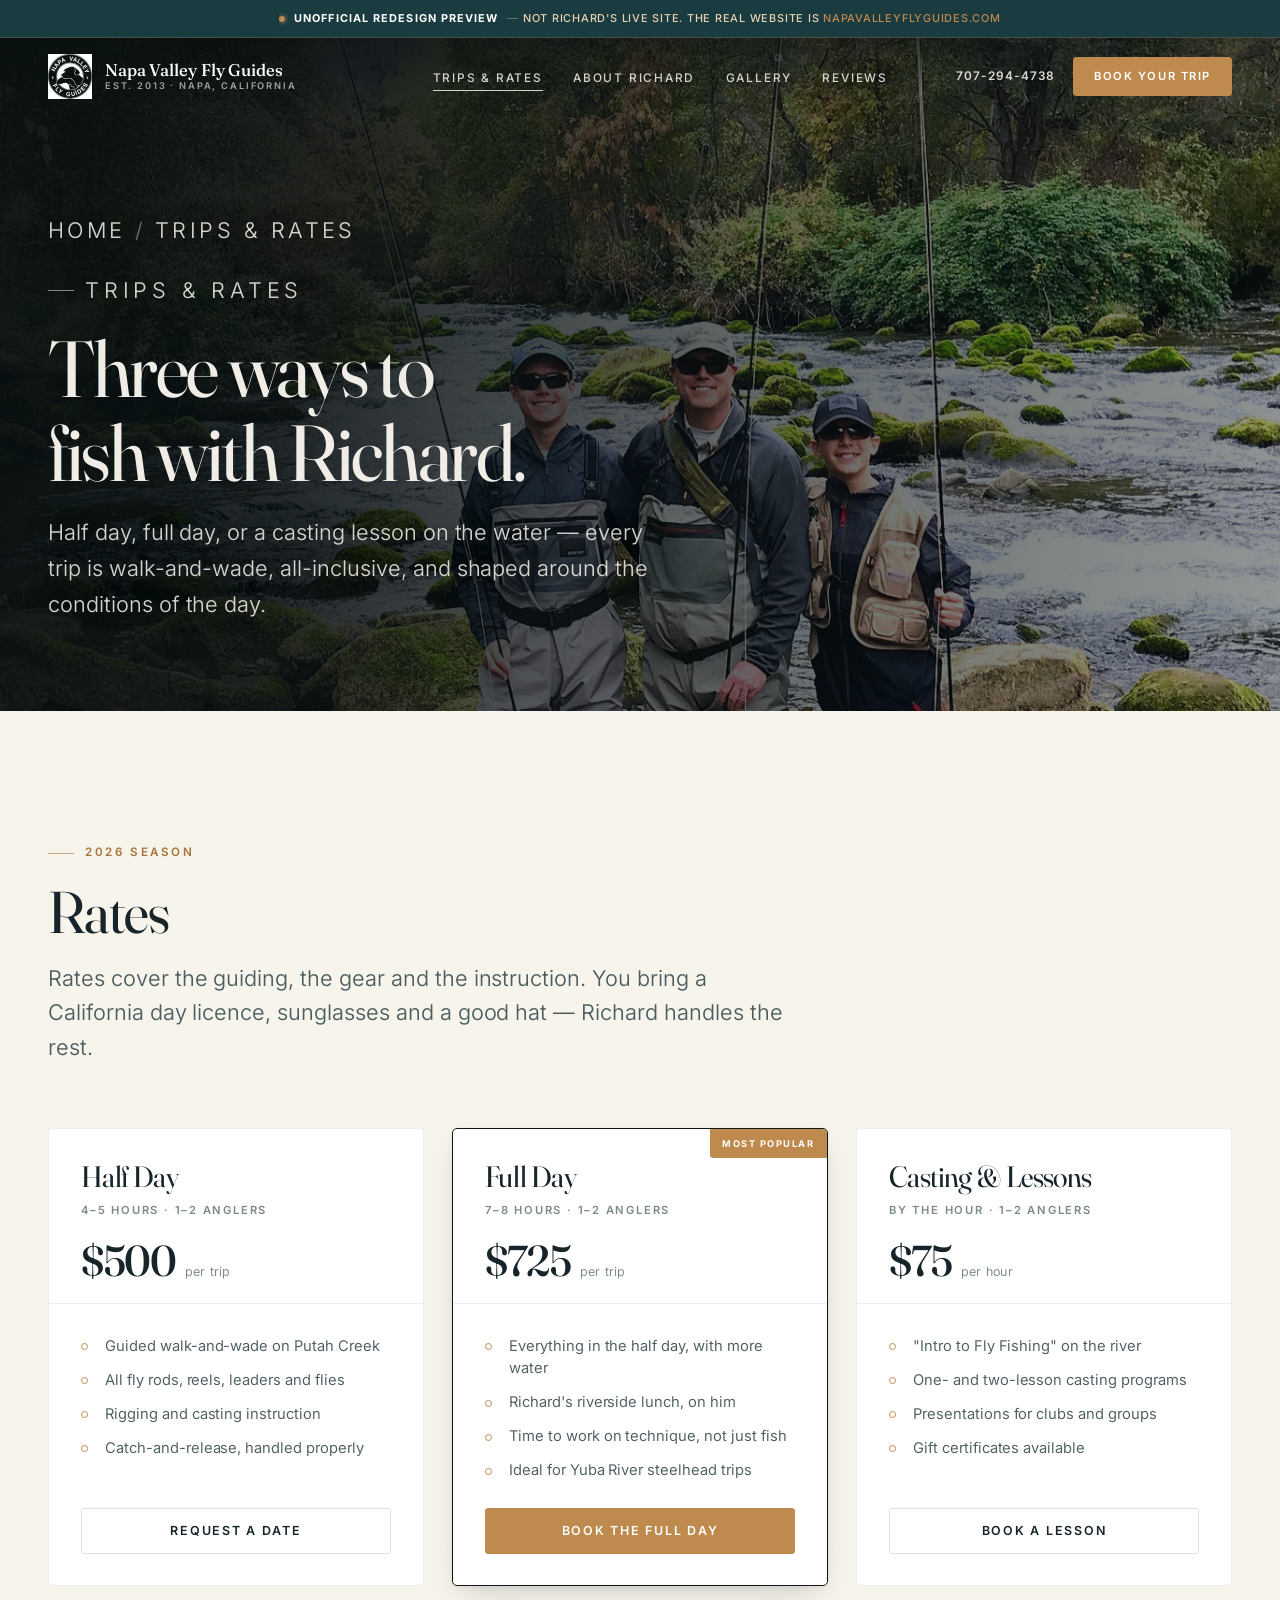
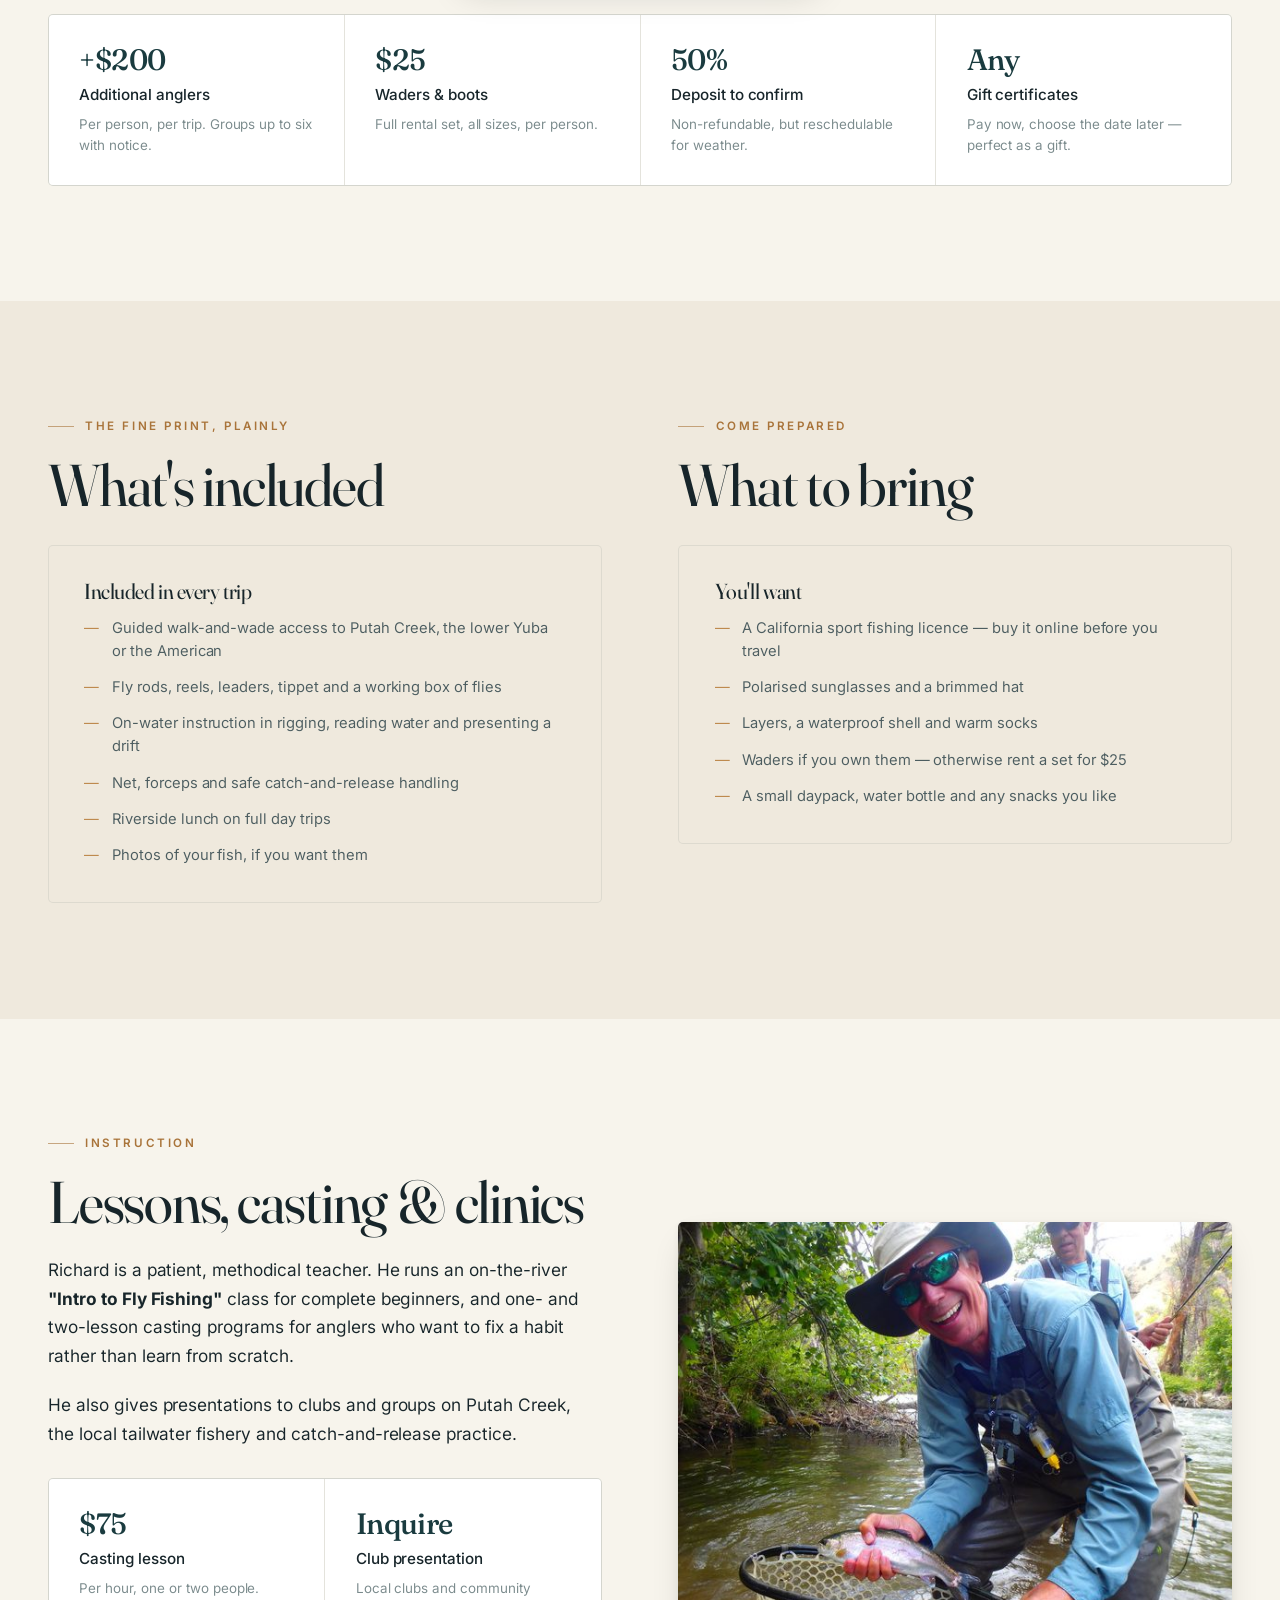
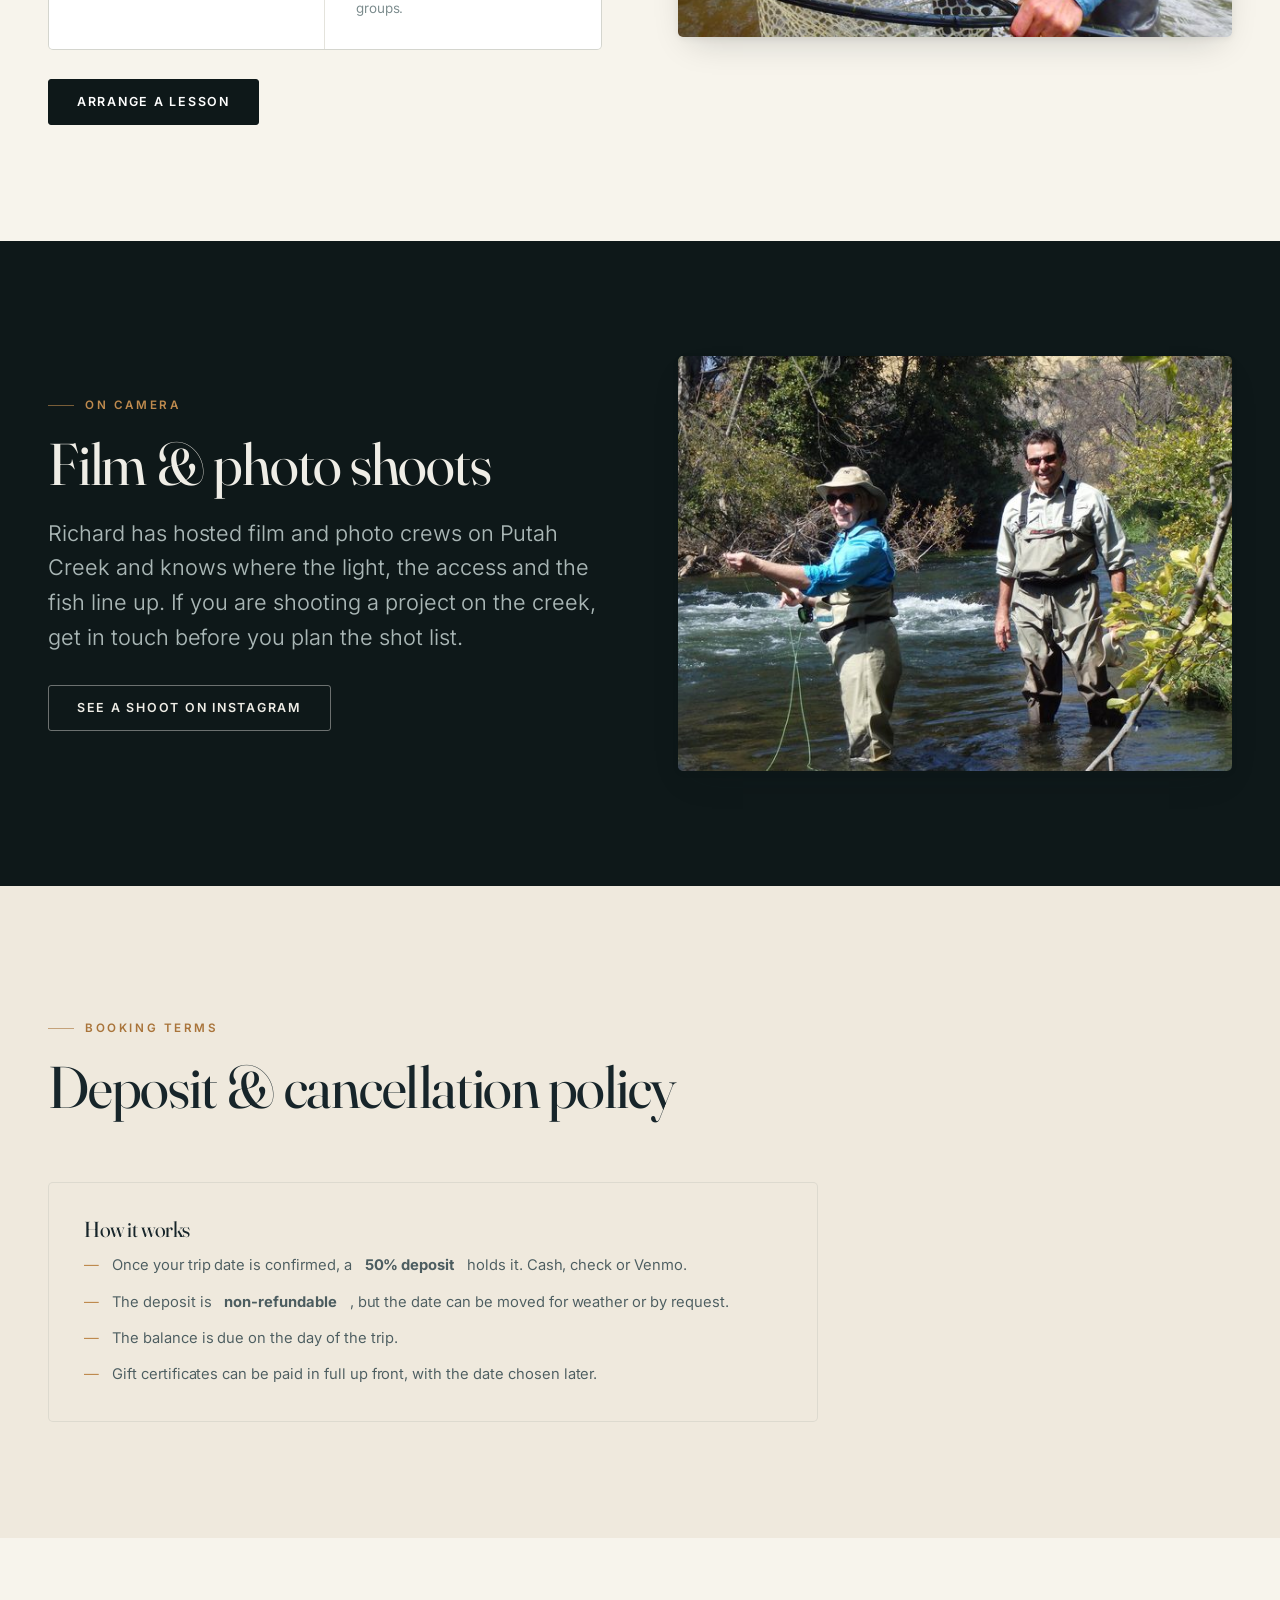
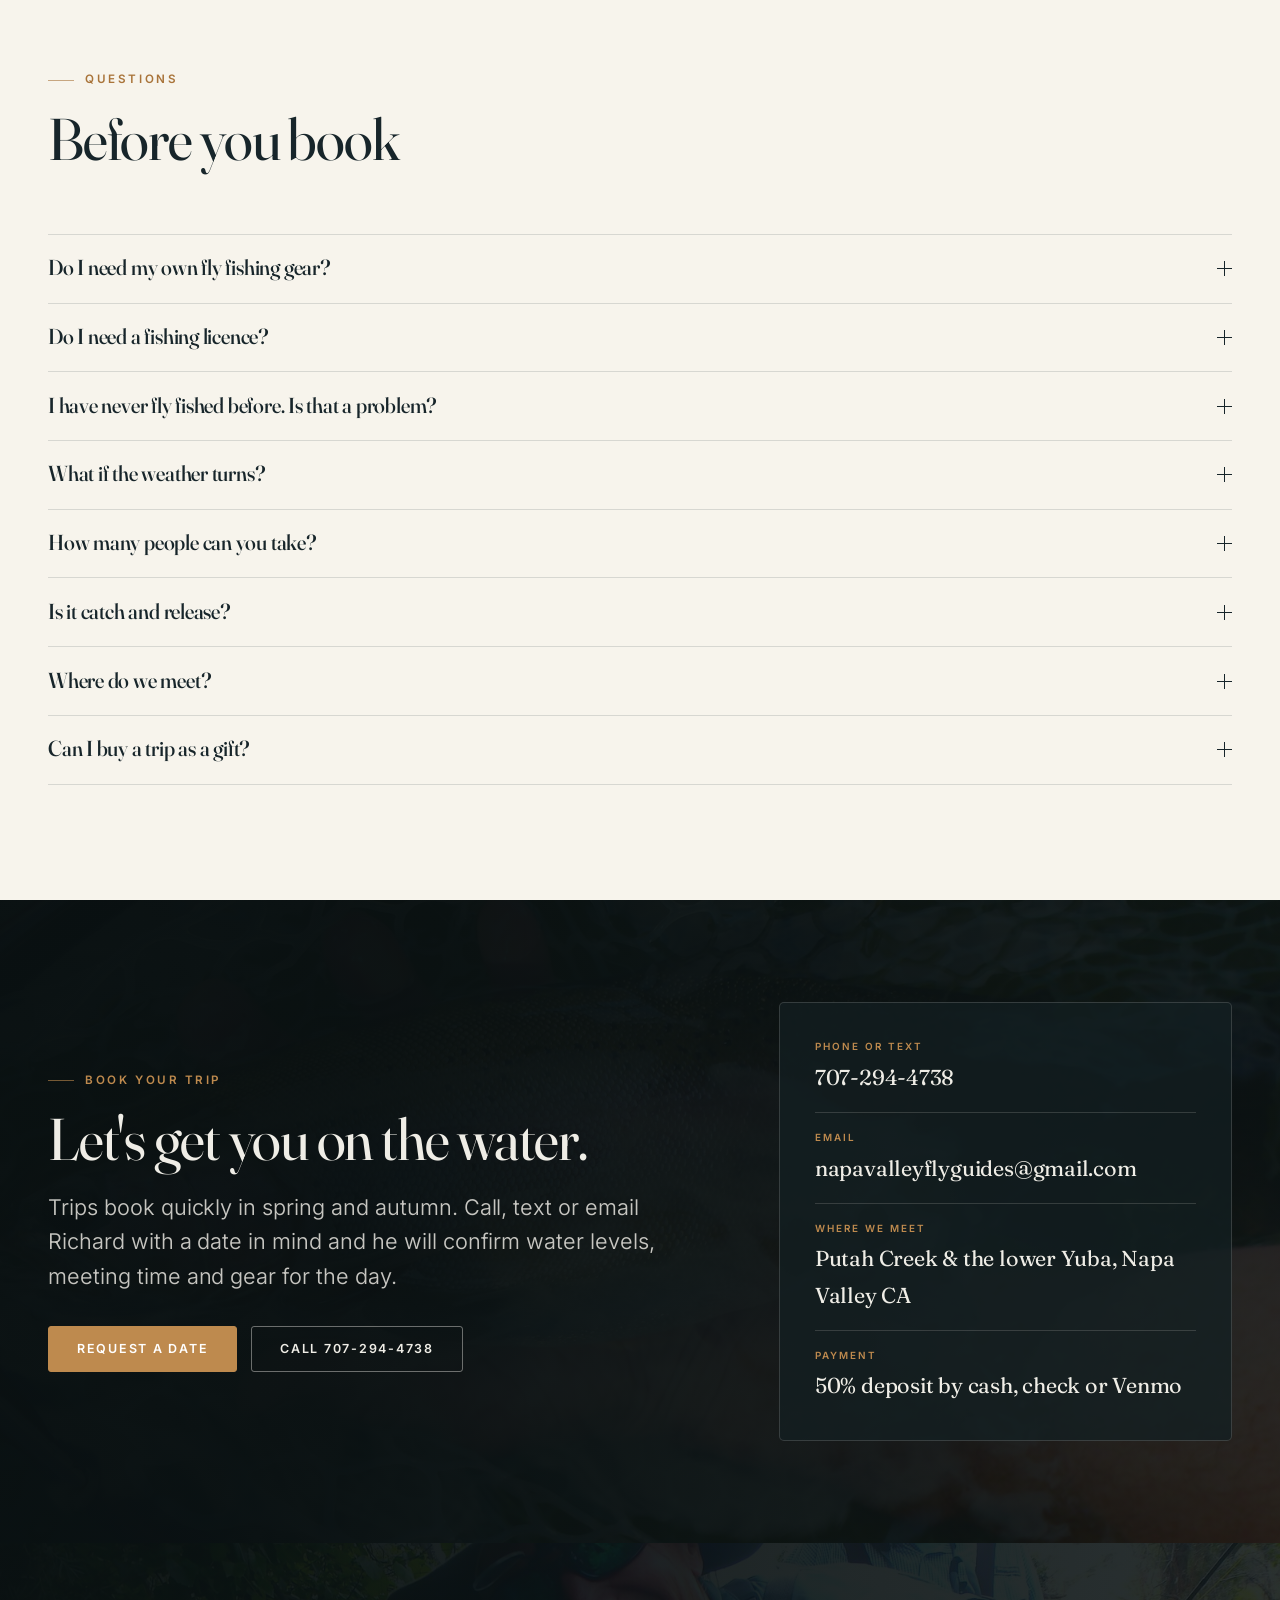
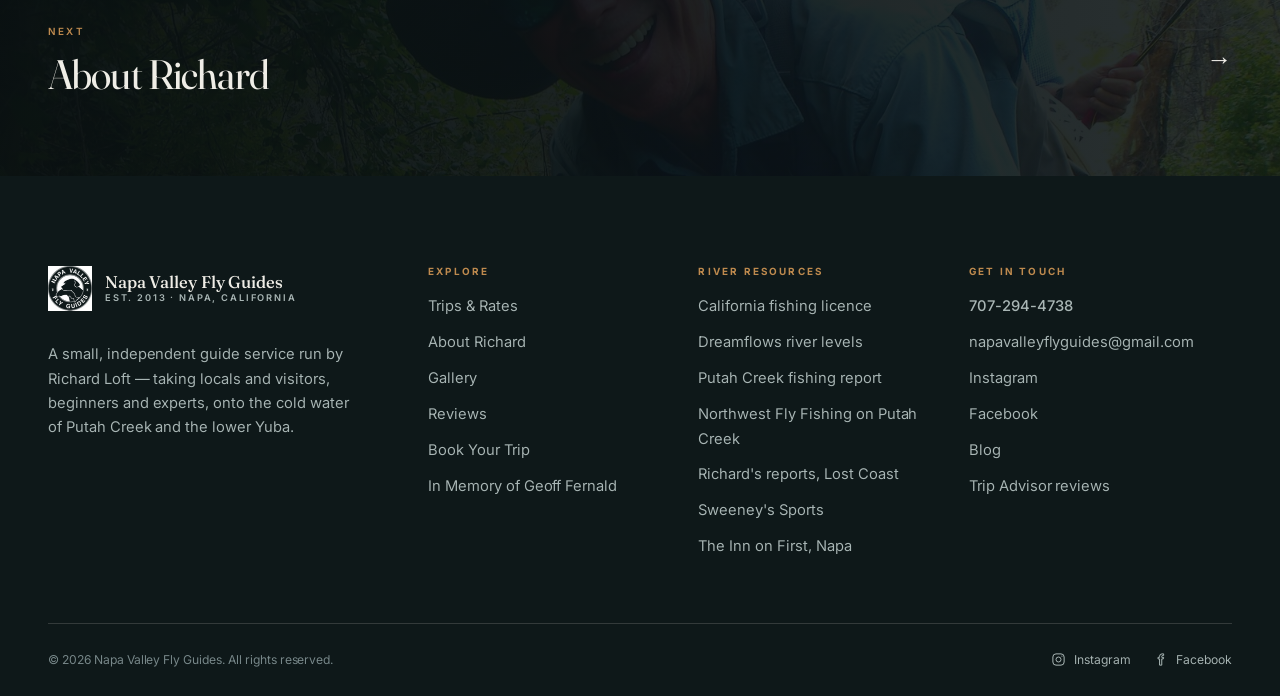
<file: trips.html>
<!DOCTYPE html>
<html lang="en">
<head>
<meta charset="utf-8">
<meta name="robots" content="noindex, nofollow, noarchive">
<meta name="googlebot" content="noindex, nofollow">
<meta name="viewport" content="width=device-width, initial-scale=1">
<title>Trips &amp; Rates — Half Day, Full Day &amp; Casting Lessons | Napa Valley Fly Guides</title>
<meta name="description" content="Half day fly fishing trips from $500 and full day trips from $725 on Putah Creek and the lower Yuba. All gear, flies and instruction included. Casting lessons $75 per hour.">
<meta name="theme-color" content="#0E1819">
<script>document.documentElement.classList.add('js');</script>
<link rel="canonical" href="https://www.napavalleyflyguides.com/trips.html">

<meta property="og:type" content="website">
<meta property="og:title" content="Trips &amp; Rates — Napa Valley Fly Guides">
<meta property="og:description" content="Half day fly fishing trips from $500 and full day trips from $725 on Putah Creek and the lower Yuba. All gear, flies and instruction included. Casting lessons $75 per hour.">
<meta property="og:image" content="assets/img/og-image.jpg">
<meta name="twitter:card" content="summary_large_image">

<link rel="icon" type="image/png" href="assets/favicon.png">
<link rel="apple-touch-icon" href="assets/favicon.png">
<link rel="preload" as="image" href="assets/img/head-trips.jpg">
<link rel="stylesheet" href="assets/css/style.css">
</head>
<body class="page-trips">

<div class="preview-ribbon" role="note">
  <p>
    <span class="preview-ribbon__dot" aria-hidden="true"></span>
    <strong>Unofficial redesign preview</strong>
    <span class="preview-ribbon__long">
      <span class="preview-ribbon__none">&mdash;</span>
      not Richard's live site. The real website is
      <a href="https://www.napavalleyflyguides.com/" target="_blank" rel="noopener">napavalleyflyguides.com</a>
    </span>
    <span class="preview-ribbon__short">
      <span class="preview-ribbon__none">&mdash;</span> not the live site
    </span>
  </p>
</div>

<a class="skip-link" href="#main">Skip to content</a>

<header class="site-header">
  <div class="shell header__inner">
    <a class="brand" href="index.html" aria-label="Napa Valley Fly Guides — home">
      <span class="brand__mark" aria-hidden="true">
        <img class="mark-light" src="assets/img/logo-light.png" alt="" width="44" height="45" srcset="assets/img/logo-light-88.png 88w, assets/img/logo-light-132.png 132w, assets/img/logo-light.png 300w" sizes="44px">
        <img class="mark-dark"  src="assets/img/logo-dark.png"  alt="" width="44" height="45" srcset="assets/img/logo-dark-88.png 88w, assets/img/logo-dark-132.png 132w, assets/img/logo-dark.png 300w" sizes="44px">
      </span>
      <span class="brand__text">
        <span class="brand__word">Napa Valley Fly Guides</span>
        <span class="brand__tag">Est. 2013 · Napa, California</span>
      </span>
    </a>

    <nav class="nav" aria-label="Primary">
      <ul class="nav__list">
        <li><a class="nav__link" href="trips.html" aria-current="page">Trips &amp; Rates</a></li>
        <li><a class="nav__link" href="about.html">About Richard</a></li>
        <li><a class="nav__link" href="gallery.html">Gallery</a></li>
        <li><a class="nav__link" href="testimonials.html">Reviews</a></li>
      </ul>
      <div class="nav__meta">
        <a class="nav__phone" href="tel:+17072944738">707-294-4738</a>
        <a class="btn btn--sm" href="contact.html">Book Your Trip</a>
      </div>
    </nav>

    <button class="burger" type="button" aria-label="Open menu" aria-expanded="false" aria-controls="nav-drawer">
      <span></span><span></span><span></span>
    </button>
  </div>
</header>

<div class="drawer" id="nav-drawer" aria-hidden="true">
  <nav aria-label="Mobile">
    <ul class="drawer__nav">
      <li><a href="index.html">Home <span class="num">01</span></a></li>
      <li><a href="trips.html">Trips &amp; Rates <span class="num">02</span></a></li>
      <li><a href="about.html">About Richard <span class="num">03</span></a></li>
      <li><a href="gallery.html">Gallery <span class="num">04</span></a></li>
      <li><a href="testimonials.html">Reviews <span class="num">05</span></a></li>
      <li><a href="contact.html">Book Your Trip <span class="num">06</span></a></li>
    </ul>
  </nav>
  <div class="drawer__foot">
    <div class="drawer__contact">
      <span class="muted">Call or text</span>
      <a href="tel:+17072944738">707-294-4738</a>
      <span class="muted" style="margin-top:.6rem">Email</span>
      <a href="mailto:napavalleyflyguides@gmail.com">napavalleyflyguides@gmail.com</a>
    </div>
    <a class="btn btn--wide" href="contact.html">Request a date</a>
    <p style="font-size:.78rem;color:var(--on-ink-mid);margin:0">
      Putah Creek · Yuba River · American River<br>Napa Valley, California
    </p>
  </div>
</div>

<main id="main">
  <section class="page-head">
    <div class="page-head__bg" aria-hidden="true">
      <img src="assets/img/head-trips.jpg" alt="" width="2000" height="760" srcset="assets/img/head-trips-800.jpg 800w, assets/img/head-trips-1600.jpg 1600w, assets/img/head-trips.jpg 2000w" sizes="100vw">
    </div>
    <div class="shell">
      <div class="page-head__inner">
        <p class="crumbs"><a href="index.html">Home</a> <span>/</span> Trips &amp; Rates</p>
        <p class="eyebrow eyebrow--on-ink">Trips &amp; Rates</p>
        <h1>Three ways to fish with Richard.</h1>
        <p>Half day, full day, or a casting lesson on the water — every trip is walk-and-wade, all-inclusive, and shaped around the conditions of the day.</p>
      </div>
    </div>
  </section>

  <section class="section section--paper" id="rates">
    <div class="shell">
      <div class="section__head reveal">
        <p class="eyebrow">2026 season</p>
        <h2 class="h2">Rates</h2>
        <p class="lead">
          Rates cover the guiding, the gear and the instruction. You bring a California day
          licence, sunglasses and a good hat — Richard handles the rest.
        </p>
      </div>
      <div class="trips">
        <article class="trip reveal">
          <div class="trip__head">
            <h3 class="trip__name">Half Day</h3>
            <p class="trip__meta">4–5 hours · 1–2 anglers</p>
            <p class="trip__price"><b>$500</b><span>per trip</span></p>
          </div>
          <div class="trip__body">
            <ul class="trip__list">
              <li>Guided walk-and-wade on Putah Creek</li>
              <li>All fly rods, reels, leaders and flies</li>
              <li>Rigging and casting instruction</li>
              <li>Catch-and-release, handled properly</li>
            </ul>
            <div class="trip__foot"><a class="btn btn--ghost btn--wide" href="contact.html">Request a date</a></div>
          </div>
        </article>

        <article class="trip trip--feature reveal" data-d="1">
          <div class="trip__head">
            <h3 class="trip__name">Full Day</h3>
            <p class="trip__meta">7–8 hours · 1–2 anglers</p>
            <p class="trip__price"><b>$725</b><span>per trip</span></p>
          </div>
          <div class="trip__body">
            <ul class="trip__list">
              <li>Everything in the half day, with more water</li>
              <li>Richard's riverside lunch, on him</li>
              <li>Time to work on technique, not just fish</li>
              <li>Ideal for Yuba River steelhead trips</li>
            </ul>
            <div class="trip__foot"><a class="btn btn--wide" href="contact.html">Book the full day</a></div>
          </div>
        </article>

        <article class="trip reveal" data-d="2">
          <div class="trip__head">
            <h3 class="trip__name">Casting &amp; Lessons</h3>
            <p class="trip__meta">By the hour · 1–2 anglers</p>
            <p class="trip__price"><b>$75</b><span>per hour</span></p>
          </div>
          <div class="trip__body">
            <ul class="trip__list">
              <li>"Intro to Fly Fishing" on the river</li>
              <li>One- and two-lesson casting programs</li>
              <li>Presentations for clubs and groups</li>
              <li>Gift certificates available</li>
            </ul>
            <div class="trip__foot"><a class="btn btn--ghost btn--wide" href="contact.html">Book a lesson</a></div>
          </div>
        </article>
      </div>

      <div class="addons reveal" style="margin-top:clamp(1.1rem,2.2vw,1.75rem)">
        <div class="addon">
          <span class="addon__price">+$200</span>
          <span class="addon__name">Additional anglers</span>
          <span class="addon__note">Per person, per trip. Groups up to six with notice.</span>
        </div>
        <div class="addon">
          <span class="addon__price">$25</span>
          <span class="addon__name">Waders &amp; boots</span>
          <span class="addon__note">Full rental set, all sizes, per person.</span>
        </div>
        <div class="addon">
          <span class="addon__price">50%</span>
          <span class="addon__name">Deposit to confirm</span>
          <span class="addon__note">Non-refundable, but reschedulable for weather.</span>
        </div>
        <div class="addon">
          <span class="addon__price">Any</span>
          <span class="addon__name">Gift certificates</span>
          <span class="addon__note">Pay now, choose the date later — perfect as a gift.</span>
        </div>
      </div>

    </div>
  </section>

  <section class="section section--paper2">
    <div class="shell">
      <div class="split" style="align-items:start">
        <div class="split__body reveal">
          <p class="eyebrow">The fine print, plainly</p>
          <h2 class="h2">What's included</h2>
          <div class="panel" style="margin-top:1.8rem">
            <h3>Included in every trip</h3>
            <ul>
              <li>Guided walk-and-wade access to Putah Creek, the lower Yuba or the American</li>
              <li>Fly rods, reels, leaders, tippet and a working box of flies</li>
              <li>On-water instruction in rigging, reading water and presenting a drift</li>
              <li>Net, forceps and safe catch-and-release handling</li>
              <li>Riverside lunch on full day trips</li>
              <li>Photos of your fish, if you want them</li>
            </ul>
          </div>
        </div>

        <div class="split__body reveal" data-d="1">
          <p class="eyebrow">Come prepared</p>
          <h2 class="h2">What to bring</h2>
          <div class="panel" style="margin-top:1.8rem">
            <h3>You'll want</h3>
            <ul>
              <li>A California sport fishing licence — buy it online before you travel</li>
              <li>Polarised sunglasses and a brimmed hat</li>
              <li>Layers, a waterproof shell and warm socks</li>
              <li>Waders if you own them — otherwise rent a set for $25</li>
              <li>A small daypack, water bottle and any snacks you like</li>
            </ul>
          </div>
        </div>
      </div>
    </div>
  </section>

  <section class="section section--paper">
    <div class="shell">
      <div class="split split--media-right">
        <div class="split__media split__media--frame reveal">
          <img src="assets/img/feature-net.jpg" alt="An angler lifts a bright rainbow trout in the landing net" width="1400" height="1050" loading="lazy" srcset="assets/img/feature-net-600.jpg 600w, assets/img/feature-net-800.jpg 800w, assets/img/feature-net-1200.jpg 1200w, assets/img/feature-net.jpg 1400w" sizes="(max-width: 980px) 92vw, 548px">
        </div>
        <div class="split__body reveal" data-d="1">
          <p class="eyebrow">Instruction</p>
          <h2 class="h2">Lessons, casting &amp; clinics</h2>
          <p style="margin-top:1.4rem">
            Richard is a patient, methodical teacher. He runs an on-the-river
            <strong>"Intro to Fly Fishing"</strong> class for complete beginners, and one- and
            two-lesson casting programs for anglers who want to fix a habit rather than learn from
            scratch.
          </p>
          <p>
            He also gives presentations to clubs and groups on Putah Creek, the local tailwater
            fishery and catch-and-release practice.
          </p>
          <div class="addons" style="grid-template-columns:1fr 1fr;margin-top:1.8rem">
            <div class="addon">
              <span class="addon__price">$75</span>
              <span class="addon__name">Casting lesson</span>
              <span class="addon__note">Per hour, one or two people.</span>
            </div>
            <div class="addon">
              <span class="addon__price">Inquire</span>
              <span class="addon__name">Club presentation</span>
              <span class="addon__note">Local clubs and community groups.</span>
            </div>
          </div>
          <div class="btn-row" style="margin-top:1.8rem">
            <a class="btn btn--ink" href="contact.html">Arrange a lesson</a>
          </div>
        </div>
      </div>
    </div>
  </section>

  <section class="section section--ink on-ink">
    <div class="shell">
      <div class="split" style="align-items:center">
        <div class="split__body reveal">
          <p class="eyebrow">On camera</p>
          <h2 class="h2">Film &amp; photo shoots</h2>
          <p class="lead" style="margin-top:1.3rem">
            Richard has hosted film and photo crews on Putah Creek and knows where the light, the
            access and the fish line up. If you are shooting a project on the creek, get in touch
            before you plan the shot list.
          </p>
          <div class="btn-row" style="margin-top:1.9rem">
            <a class="btn btn--ghost-light" href="https://www.instagram.com/p/CWejE_lP40w/" target="_blank" rel="noopener">See a shoot on Instagram</a>
          </div>
        </div>
        <div class="split__media reveal" data-d="1">
          <img src="assets/img/feature-casting.jpg" alt="A guide and client casting across a riffle on Putah Creek" width="1400" height="1050" loading="lazy" srcset="assets/img/feature-casting-600.jpg 600w, assets/img/feature-casting-800.jpg 800w, assets/img/feature-casting-1200.jpg 1200w, assets/img/feature-casting.jpg 1400w" sizes="(max-width: 980px) 92vw, 548px">
        </div>
      </div>
    </div>
  </section>

  <section class="section section--paper2">
    <div class="shell">
      <div class="section__head reveal">
        <p class="eyebrow">Booking terms</p>
        <h2 class="h2">Deposit &amp; cancellation policy</h2>
      </div>
      <div class="panel reveal" data-d="1" style="max-width:70ch">
        <h3>How it works</h3>
        <ul>
          <li>Once your trip date is confirmed, a <strong>50% deposit</strong> holds it. Cash, check or Venmo.</li>
          <li>The deposit is <strong>non-refundable</strong>, but the date can be moved for weather or by request.</li>
          <li>The balance is due on the day of the trip.</li>
          <li>Gift certificates can be paid in full up front, with the date chosen later.</li>
        </ul>
      </div>
    </div>
  </section>

  <section class="section section--paper">
    <div class="shell">
      <div class="section__head reveal">
        <p class="eyebrow">Questions</p>
        <h2 class="h2">Before you book</h2>
      </div>
      <div class="faq reveal">
        <div class="faq__item">
          <h3 style="margin:0">
            <button class="faq__q" type="button" aria-expanded="false" aria-controls="faq-1">
              <span>Do I need my own fly fishing gear?</span>
              <span class="faq__icon" aria-hidden="true"></span>
            </button>
          </h3>
          <div class="faq__a" id="faq-1" role="region">
            <div class="faq__a-inner">No. Richard provides all fly rods, reels, leaders, tippet and flies. Waders and boots are available to rent in every size for $25 per person — just tell him your sizes when you book.</div>
          </div>
        </div>
        <div class="faq__item">
          <h3 style="margin:0">
            <button class="faq__q" type="button" aria-expanded="false" aria-controls="faq-2">
              <span>Do I need a fishing licence?</span>
              <span class="faq__icon" aria-hidden="true"></span>
            </button>
          </h3>
          <div class="faq__a" id="faq-2" role="region">
            <div class="faq__a-inner">Yes. A California sport fishing licence is required for anyone 16 and over, and each angler must buy their own. It takes about five minutes online at <a href="https://www.wildlife.ca.gov/Licensing/Online-Sales" target="_blank" rel="noopener">wildlife.ca.gov</a>.</div>
          </div>
        </div>
        <div class="faq__item">
          <h3 style="margin:0">
            <button class="faq__q" type="button" aria-expanded="false" aria-controls="faq-3">
              <span>I have never fly fished before. Is that a problem?</span>
              <span class="faq__icon" aria-hidden="true"></span>
            </button>
          </h3>
          <div class="faq__a" id="faq-3" role="region">
            <div class="faq__a-inner">Not at all — beginners are genuinely welcome, and most of Richard's clients are first-timers. You will spend the first part of the day learning to rig up and roll-cast, then fish water that suits your pace.</div>
          </div>
        </div>
        <div class="faq__item">
          <h3 style="margin:0">
            <button class="faq__q" type="button" aria-expanded="false" aria-controls="faq-4">
              <span>What if the weather turns?</span>
              <span class="faq__icon" aria-hidden="true"></span>
            </button>
          </h3>
          <div class="faq__a" id="faq-4" role="region">
            <div class="faq__a-inner">Trips are rescheduled rather than cancelled. Your deposit is non-refundable, but it moves with you to the new date — rain, high flows or smoke are all reasons to shift a day.</div>
          </div>
        </div>
        <div class="faq__item">
          <h3 style="margin:0">
            <button class="faq__q" type="button" aria-expanded="false" aria-controls="faq-5">
              <span>How many people can you take?</span>
              <span class="faq__icon" aria-hidden="true"></span>
            </button>
          </h3>
          <div class="faq__a" id="faq-5" role="region">
            <div class="faq__a-inner">Standard trips are one or two anglers. With notice, Richard can accommodate small groups of up to six by bringing in guide colleagues.</div>
          </div>
        </div>
        <div class="faq__item">
          <h3 style="margin:0">
            <button class="faq__q" type="button" aria-expanded="false" aria-controls="faq-6">
              <span>Is it catch and release?</span>
              <span class="faq__icon" aria-hidden="true"></span>
            </button>
          </h3>
          <div class="faq__a" id="faq-6" role="region">
            <div class="faq__a-inner">Always. Putah Creek is a wild trout fishery and every fish is released, kept wet and in the net, and handled as little as possible.</div>
          </div>
        </div>
        <div class="faq__item">
          <h3 style="margin:0">
            <button class="faq__q" type="button" aria-expanded="false" aria-controls="faq-7">
              <span>Where do we meet?</span>
              <span class="faq__icon" aria-hidden="true"></span>
            </button>
          </h3>
          <div class="faq__a" id="faq-7" role="region">
            <div class="faq__a-inner">Richard confirms a meeting point when he confirms your date — usually one of the public access points on Putah Creek near Napa, or Hammon Grove on the lower Yuba. Exact directions come by text or email.</div>
          </div>
        </div>
        <div class="faq__item">
          <h3 style="margin:0">
            <button class="faq__q" type="button" aria-expanded="false" aria-controls="faq-8">
              <span>Can I buy a trip as a gift?</span>
              <span class="faq__icon" aria-hidden="true"></span>
            </button>
          </h3>
          <div class="faq__a" id="faq-8" role="region">
            <div class="faq__a-inner">Yes. You can pay now and choose the date later, which makes a gift certificate easy. Call or email Richard and he will arrange it.</div>
          </div>
        </div>
      </div>
    </div>
  </section>

  <section class="cta-band" aria-labelledby="cta-title">
    <div class="cta-band__bg" aria-hidden="true">
      <img src="assets/img/cta-band.jpg" alt="" width="2000" height="840" loading="lazy" srcset="assets/img/cta-band-800.jpg 800w, assets/img/cta-band-1200.jpg 1200w, assets/img/cta-band.jpg 2000w" sizes="100vw">
    </div>
    <div class="shell cta-band__inner">
      <div class="reveal">
        <p class="eyebrow eyebrow--on-ink">Book your trip</p>
        <h2 class="h2" id="cta-title">Let's get you on the water.</h2>
        <p class="lead" style="margin-top:1.2rem;color:rgba(239,237,230,.82)">Trips book quickly in spring and autumn. Call, text or email Richard with a date in mind and he will confirm water levels, meeting time and gear for the day.</p>
        <div class="btn-row" style="margin-top:2rem">
          <a class="btn" href="contact.html">Request a date</a>
          <a class="btn btn--ghost-light" href="tel:+17072944738">Call 707-294-4738</a>
        </div>
      </div>

      <div class="contact-card reveal" data-d="1">
        <div class="contact-card__row">
          <span class="contact-card__k">Phone or text</span>
          <span class="contact-card__v"><a href="tel:+17072944738">707-294-4738</a></span>
        </div>
        <div class="contact-card__row">
          <span class="contact-card__k">Email</span>
          <span class="contact-card__v"><a href="mailto:napavalleyflyguides@gmail.com">napavalleyflyguides@gmail.com</a></span>
        </div>
        <div class="contact-card__row">
          <span class="contact-card__k">Where we meet</span>
          <span class="contact-card__v">Putah Creek &amp; the lower Yuba, Napa Valley CA</span>
        </div>
        <div class="contact-card__row">
          <span class="contact-card__k">Payment</span>
          <span class="contact-card__v">50% deposit by cash, check or Venmo</span>
        </div>
      </div>
    </div>
  </section>
  <a class="next-page" href="about.html">
    <img src="assets/img/head-about.jpg" alt="" width="2000" height="760" loading="lazy" srcset="assets/img/head-about-800.jpg 800w, assets/img/head-about-1600.jpg 1600w, assets/img/head-about.jpg 2000w" sizes="100vw">
    <div class="shell next-page__inner">
      <div>
        <p class="label">Next</p>
        <h2>About Richard</h2>
      </div>
      <span class="arrow" aria-hidden="true">→</span>
    </div>
  </a>

</main>

<footer class="site-footer">
  <div class="shell">
    <div class="footer__grid">
      <div>
        <a class="brand" href="index.html" aria-label="Napa Valley Fly Guides — home">
          <span class="brand__mark" aria-hidden="true">
            <img class="mark-light" src="assets/img/logo-light.png" alt="" width="44" height="45" srcset="assets/img/logo-light-88.png 88w, assets/img/logo-light-132.png 132w, assets/img/logo-light.png 300w" sizes="44px">
          </span>
          <span class="brand__text">
            <span class="brand__word">Napa Valley Fly Guides</span>
            <span class="brand__tag">Est. 2013 · Napa, California</span>
          </span>
        </a>
        <p class="footer__blurb">
          A small, independent guide service run by Richard Loft — taking locals and visitors,
          beginners and experts, onto the cold water of Putah Creek and the lower Yuba.
        </p>
      </div>

      <div>
        <h3 class="footer__h">Explore</h3>
        <ul class="footer__list">
          <li><a href="trips.html">Trips &amp; Rates</a></li>
          <li><a href="about.html">About Richard</a></li>
          <li><a href="gallery.html">Gallery</a></li>
          <li><a href="testimonials.html">Reviews</a></li>
          <li><a href="contact.html">Book Your Trip</a></li>
          <li><a href="memoriam.html">In Memory of Geoff Fernald</a></li>
        </ul>
      </div>

      <div>
        <h3 class="footer__h">River resources</h3>
        <ul class="footer__list">
          <li><a href="https://www.wildlife.ca.gov/Licensing/Online-Sales" target="_blank" rel="noopener">California fishing licence</a></li>
          <li><a href="http://dreamflows.com/flows.php?page=prod&amp;zone=canv&amp;form=norm&amp;mark=All" target="_blank" rel="noopener">Dreamflows river levels</a></li>
          <li><a href="https://www.californiaflyfishingreports.com/putah-creek" target="_blank" rel="noopener">Putah Creek fishing report</a></li>
          <li><a href="NWFF_PutahCreek.pdf" target="_blank" rel="noopener">Northwest Fly Fishing on Putah Creek</a></li>
          <li><a href="http://www.blog.lostcoastoutfitters.com/tagged/frputahcreek" target="_blank" rel="noopener">Richard's reports, Lost Coast</a></li>
          <li><a href="http://sweeneyssports.com" target="_blank" rel="noopener">Sweeney's Sports</a></li>
          <li><a href="http://theinnonfirst.com" target="_blank" rel="noopener">The Inn on First, Napa</a></li>
        </ul>
      </div>

      <div>
        <h3 class="footer__h">Get in touch</h3>
        <ul class="footer__list">
          <li class="strong"><a href="tel:+17072944738">707-294-4738</a></li>
          <li><a href="mailto:napavalleyflyguides@gmail.com">napavalleyflyguides@gmail.com</a></li>
          <li><a href="https://www.instagram.com/napavalleyflyguides/" target="_blank" rel="noopener">Instagram</a></li>
          <li><a href="https://www.facebook.com/flyfishinginnapa" target="_blank" rel="noopener">Facebook</a></li>
          <li><a href="http://napavalleyflyfishingguide.blogspot.com/" target="_blank" rel="noopener">Blog</a></li>
          <li><a href="https://www.tripadvisor.com/Attraction_Review-g32766-d6781011-Reviews-Napa_Valley_Fly_Guides-Napa_Napa_Valley_California.html" target="_blank" rel="noopener">Trip Advisor reviews</a></li>
        </ul>
      </div>
    </div>

    <div class="footer__bottom">
      <span>© <span data-year>2026</span> Napa Valley Fly Guides. All rights reserved.</span>
      <span class="footer__social">
        <a href="https://www.instagram.com/napavalleyflyguides/" target="_blank" rel="noopener" aria-label="Instagram">
          <svg viewBox="0 0 24 24" fill="none" stroke="currentColor" stroke-width="1.6" aria-hidden="true"><rect x="3" y="3" width="18" height="18" rx="5"/><circle cx="12" cy="12" r="4"/><circle cx="17.5" cy="6.5" r="1" fill="currentColor" stroke="none"/></svg>
          Instagram
        </a>
        <a href="https://www.facebook.com/flyfishinginnapa" target="_blank" rel="noopener" aria-label="Facebook">
          <svg viewBox="0 0 24 24" fill="none" stroke="currentColor" stroke-width="1.6" aria-hidden="true"><path d="M14 8.5V7a1.5 1.5 0 0 1 1.5-1.5H17V3h-2.5A4 4 0 0 0 10.5 7v1.5H8V11h2.5v10H14V11h2.5l.5-2.5H14Z"/></svg>
          Facebook
        </a>
      </span>
    </div>
  </div>
</footer>


<script src="assets/js/main.js" defer></script>
</body>
</html>
</file>
<file: assets/css/style.css>
/* ============================================================================
   NAPA VALLEY FLY GUIDES — design system
   Editorial / outfitter aesthetic. Self-hosted type, no dependencies.
   ---------------------------------------------------------------------------
   00. Tokens            05. Hero
   01. Reset & base      06. Sections & type
   02. Utilities         07. Components
   03. Buttons           08. Footer
   04. Header & nav      09. Responsive
   ========================================================================== */

/* ------------------------------------------------------------------ 00. TOKENS */
@import url("../fonts/fonts.css");
@import url("../fonts/fonts-italic.css");

:root {
  /* -- colour ------------------------------------------------------------- */
  --ink:        #0E1819;
  --ink-2:      #162425;
  --ink-3:      #1F3133;
  --paper:      #F7F4EC;
  --paper-2:    #EFE9DD;
  --paper-3:    #E4DCCB;

  --river:      #2C5A5F;
  --river-deep: #1A3B3F;
  --sage:       #6E7F68;
  --sage-soft:  #9DAA95;

  --brass:      #BE8A4E;
  --brass-2:    #A9743A;
  --brass-soft: #E8D3B4;

  --text:       #17252A;
  --text-mid:   #4C5D60;
  --text-soft:  #7A8A8C;
  --on-ink:     #EFEDE6;
  --on-ink-mid: #A9B6B5;

  --line:       rgba(23, 37, 42, .14);
  --line-soft:  rgba(23, 37, 42, .08);
  --line-ink:   rgba(239, 237, 230, .16);

  /* -- type --------------------------------------------------------------- */
  --serif: "Fraunces", "Iowan Old Style", Georgia, "Times New Roman", serif;
  --sans:  "Inter", -apple-system, BlinkMacSystemFont, "Segoe UI", Roboto, Helvetica, Arial, sans-serif;

  --step--1: clamp(.78rem, .76rem + .10vw, .84rem);
  --step-0:  clamp(1rem, .96rem + .18vw, 1.075rem);
  --step-1:  clamp(1.15rem, 1.08rem + .34vw, 1.36rem);
  --step-2:  clamp(1.4rem, 1.24rem + .75vw, 1.9rem);
  --step-3:  clamp(1.75rem, 1.45rem + 1.4vw, 2.65rem);
  --step-4:  clamp(2.15rem, 1.6rem + 2.6vw, 3.9rem);
  --step-5:  clamp(2.5rem, 1.6rem + 4.2vw, 5.4rem);

  /* -- space -------------------------------------------------------------- */
  --gutter:  clamp(1.15rem, 4vw, 3rem);
  --shell:   1280px;
  --shell-narrow: 900px;
  --section-y: clamp(4.5rem, 9vw, 9rem);

  --radius:   3px;
  --radius-lg: 5px;

  --shadow-sm: 0 1px 2px rgba(14,24,25,.06), 0 2px 8px rgba(14,24,25,.05);
  --shadow-md: 0 2px 6px rgba(14,24,25,.06), 0 14px 34px -12px rgba(14,24,25,.20);
  --shadow-lg: 0 30px 70px -30px rgba(14,24,25,.45);

  --ease: cubic-bezier(.22, .61, .36, 1);
  --ease-out: cubic-bezier(.16, 1, .3, 1);

  --header-h: 78px;
  --ribbon-h: 38px;
  /* total distance from the top of the viewport to the bottom of the header */
  --top: calc(var(--ribbon-h) + var(--header-h));
}

/* --------------------------------------------------------- 01. RESET & BASE */
*, *::before, *::after { box-sizing: border-box; }

html {
  -webkit-text-size-adjust: 100%;
  scroll-behavior: smooth;
  scroll-padding-top: calc(var(--top) + 16px);
}

body {
  margin: 0;
  background: var(--paper);
  color: var(--text);
  font-family: var(--sans);
  font-size: var(--step-0);
  font-weight: 380;
  line-height: 1.68;
  letter-spacing: -.002em;
  -webkit-font-smoothing: antialiased;
  -moz-osx-font-smoothing: grayscale;
  font-variant-ligatures: common-ligatures;
  overflow-x: hidden;
}

body.nav-open { overflow: hidden; }

img, svg, video, iframe { display: block; max-width: 100%; }
img { height: auto; }

a { color: inherit; text-decoration: none; }

button, input, textarea, select { font: inherit; color: inherit; }

h1, h2, h3, h4 {
  font-family: var(--serif);
  font-weight: 400;
  font-variation-settings: "opsz" 100, "SOFT" 0, "WONK" 0;
  line-height: 1.06;
  letter-spacing: -.021em;
  margin: 0;
  text-wrap: balance;
}

p { margin: 0 0 1.15em; }
p:last-child { margin-bottom: 0; }

::selection { background: var(--brass); color: #fff; }

:focus-visible {
  outline: 2px solid var(--brass);
  outline-offset: 3px;
  border-radius: 2px;
}

.skip-link {
  position: absolute; left: 50%; top: 0;
  transform: translate(-50%, -140%);
  z-index: 200;
  background: var(--ink); color: var(--on-ink);
  padding: .7rem 1.2rem; font-size: var(--step--1);
  letter-spacing: .08em; text-transform: uppercase;
  border-radius: 0 0 var(--radius) var(--radius);
  transition: transform .2s var(--ease);
}
.skip-link:focus { transform: translate(-50%, 0); }

/* --------------------------------------------------------------- 02. UTILITIES */
.shell {
  width: 100%;
  max-width: var(--shell);
  margin-inline: auto;
  padding-inline: var(--gutter);
}
.shell--narrow { max-width: var(--shell-narrow); }
.shell--wide   { max-width: 1560px; }

.eyebrow {
  display: flex;
  align-items: center;
  gap: .7rem;
  font-family: var(--sans);
  font-size: clamp(.66rem, .63rem + .12vw, .74rem);
  font-weight: 600;
  letter-spacing: .22em;
  text-transform: uppercase;
  color: var(--brass-2);
  margin: 0 0 1.1rem;
}
.eyebrow::before {
  content: "";
  width: 26px; height: 1px;
  background: currentColor;
  opacity: .6;
  flex: none;
}
.eyebrow--center { justify-content: center; }
.eyebrow--on-ink { color: var(--brass); }
.eyebrow--plain::before { display: none; }

.lead {
  font-size: var(--step-1);
  line-height: 1.6;
  color: var(--text-mid);
  font-weight: 340;
  max-width: 62ch;
}

.rule {
  height: 1px;
  border: 0;
  background: var(--line);
  margin: 0;
}

.sr-only {
  position: absolute; width: 1px; height: 1px;
  padding: 0; margin: -1px; overflow: hidden;
  clip: rect(0 0 0 0); white-space: nowrap; border: 0;
}

.on-ink { color: var(--on-ink); }
.on-ink .lead { color: var(--on-ink-mid); }
.on-ink .eyebrow { color: var(--brass); }

/* --------------------------------------------------------------- 03. BUTTONS */
.btn {
  --btn-bg: var(--brass);
  --btn-fg: #fff;
  --btn-bd: var(--brass);
  position: relative;
  display: inline-flex;
  align-items: center;
  justify-content: center;
  gap: .6rem;
  padding: 1rem 1.75rem;
  background: var(--btn-bg);
  color: var(--btn-fg);
  border: 1px solid var(--btn-bd);
  border-radius: var(--radius);
  font-family: var(--sans);
  font-size: .78rem;
  font-weight: 600;
  letter-spacing: .14em;
  text-transform: uppercase;
  line-height: 1;
  cursor: pointer;
  transition: background .25s var(--ease), color .25s var(--ease),
              border-color .25s var(--ease), transform .25s var(--ease),
              box-shadow .25s var(--ease);
}
.btn:hover { --btn-bg: var(--brass-2); --btn-bd: var(--brass-2); transform: translateY(-1px); box-shadow: var(--shadow-md); }
.btn:active { transform: translateY(0); }

.btn--ink    { --btn-bg: var(--ink); --btn-bd: var(--ink); }
.btn--ink:hover { --btn-bg: var(--river-deep); --btn-bd: var(--river-deep); }

.btn--ghost  { --btn-bg: transparent; --btn-fg: var(--text); --btn-bd: var(--line); }
.btn--ghost:hover { --btn-bg: var(--ink); --btn-fg: var(--on-ink); --btn-bd: var(--ink); }

.btn--ghost-light { --btn-bg: transparent; --btn-fg: var(--on-ink); --btn-bd: rgba(239,237,230,.42); }
.btn--ghost-light:hover { --btn-bg: var(--on-ink); --btn-fg: var(--ink); --btn-bd: var(--on-ink); }

.btn--sm { padding: .78rem 1.25rem; font-size: .7rem; }
.btn--wide { width: 100%; }

.btn-row { display: flex; flex-wrap: wrap; gap: .85rem; align-items: center; }

/* text link with animated rule */
.tlink {
  display: inline-flex;
  align-items: center;
  gap: .5rem;
  font-size: .76rem;
  font-weight: 600;
  letter-spacing: .14em;
  text-transform: uppercase;
  color: var(--brass-2);
  padding-bottom: .35rem;
  background-image: linear-gradient(currentColor, currentColor);
  background-repeat: no-repeat;
  background-position: 0 100%;
  background-size: 100% 1px;
  transition: background-size .35s var(--ease), color .25s var(--ease);
}
.tlink:hover { background-size: 0% 1px; color: var(--text); }
.tlink::after { content: "→"; font-size: 1em; transition: transform .3s var(--ease); }
.tlink:hover::after { transform: translateX(3px); }
.on-ink .tlink { color: var(--brass); }
.on-ink .tlink:hover { color: var(--on-ink); }

/* --------------------------------------------------- 03b. PREVIEW RIBBON */
/* Sits above everything, permanently. Its only job is to stop Richard reading this
   mock-up as his live site. Deliberately NOT dismissible — a close button defeats
   the entire purpose. Remove this block, the .preview-ribbon markup and the
   --ribbon-h token (plus reset --top) to take the site back to a clean build.
   See HANDOFF.md § Removing the preview ribbon. */
.preview-ribbon {
  position: fixed;
  inset: 0 0 auto 0;
  z-index: 150;                    /* above the header (140) and the drawer (120) */
  height: var(--ribbon-h);
  display: flex;
  align-items: center;
  justify-content: center;
  background: var(--river-deep);
  color: var(--brass-soft);
  border-bottom: 1px solid rgba(190, 138, 78, .28);
  text-align: center;
  padding-inline: var(--gutter);
  font-size: .68rem;
  line-height: 1.25;
  letter-spacing: .07em;
  text-transform: uppercase;
  font-weight: 500;
  overflow: hidden;
}
.preview-ribbon p {
  margin: 0;
  display: flex;
  align-items: center;
  gap: .55rem;
  white-space: nowrap;
  overflow: hidden;
  text-overflow: ellipsis;
}
.preview-ribbon__dot {
  width: 6px; height: 6px;
  border-radius: 50%;
  background: var(--brass);
  flex: none;
  box-shadow: 0 0 0 3px rgba(190, 138, 78, .18);
}
.preview-ribbon strong {
  font-weight: 700;
  color: #fff;
  letter-spacing: .1em;
}
.preview-ribbon__none {
  opacity: .55;
  font-weight: 300;
}
.preview-ribbon a {
  color: var(--brass);
  border-bottom: 1px solid rgba(190, 138, 78, .5);
  padding-bottom: 1px;
  transition: color .25s var(--ease), border-color .25s var(--ease);
}
.preview-ribbon a:hover { color: #fff; border-bottom-color: #fff; }

/* narrow screens get a shorter sentence so it stays on one line */
.preview-ribbon__long { display: inline; }
.preview-ribbon__short { display: none; }

/* --------------------------------------------------------- 04. HEADER & NAV */
.site-header {
  position: fixed;
  inset: var(--ribbon-h) 0 auto 0;
  z-index: 140;
  height: var(--header-h);
  display: flex;
  align-items: center;
  color: var(--on-ink);
  background: transparent;
  border-bottom: 1px solid transparent;
  transition: background .35s var(--ease), color .35s var(--ease),
              border-color .35s var(--ease);
}
.site-header::after {
  content: "";
  position: absolute; inset: 0;
  background: linear-gradient(to bottom, rgba(9,16,17,.55), rgba(9,16,17,0));
  opacity: 1;
  transition: opacity .35s var(--ease);
  pointer-events: none;
  z-index: -1;
}
.site-header.is-stuck {
  /* Deliberately NO backdrop-filter. A blur on a fixed, full-width element must
     re-sample the whole backdrop every single frame while scrolling — the most
     expensive thing on this page for a phone GPU, and the cause of both the choppy
     scroll and the "ghost" trailing under the header. A near-opaque solid is visually
     indistinguishable and effectively free. Do not reintroduce the blur. */
  background: rgba(247,244,236,.97);
  color: var(--text);
  border-bottom-color: var(--line-soft);
}
.site-header.is-stuck::after { opacity: 0; }
.site-header.is-stuck .brand__word { color: var(--ink); }
.site-header.is-stuck .brand__tag  { color: var(--text-soft); }
.site-header.is-stuck .nav__link   { color: var(--text-mid); }

.header__inner {
  display: flex;
  align-items: center;
  justify-content: space-between;
  gap: 2rem;
  width: 100%;
}

/* brand --------------------------------------------------------------------- */
.brand { display: inline-flex; align-items: center; gap: .8rem; }
.brand__mark { position: relative; width: 44px; height: 45px; flex: none; }
.brand__mark img { position: absolute; inset: 0; width: 100%; height: 100%; object-fit: contain; transition: opacity .35s var(--ease); }
.brand__mark .mark-light { opacity: 1; }
.brand__mark .mark-dark  { opacity: 0; }
.site-header.is-stuck .brand__mark .mark-light { opacity: 0; }
.site-header.is-stuck .brand__mark .mark-dark  { opacity: 1; }

.brand__text { display: flex; flex-direction: column; gap: .12rem; }
.brand__word {
  font-family: var(--serif);
  font-size: 1.06rem;
  font-weight: 500;
  font-variation-settings: "opsz" 40;
  letter-spacing: -.005em;
  line-height: 1;
  color: #fff;
  white-space: nowrap;
  transition: color .35s var(--ease);
}
.brand__tag {
  font-size: .58rem;
  font-weight: 600;
  letter-spacing: .2em;
  text-transform: uppercase;
  color: rgba(239,237,230,.65);
  line-height: 1;
  transition: color .35s var(--ease);
}

/* nav ----------------------------------------------------------------------- */
.nav { display: flex; align-items: center; gap: 2.1rem; }
.nav__list { display: flex; align-items: center; gap: 1.9rem; list-style: none; margin: 0; padding: 0; }

.nav__link {
  position: relative;
  font-size: .74rem;
  font-weight: 500;
  letter-spacing: .15em;
  text-transform: uppercase;
  color: rgba(239,237,230,.88);
  padding-block: .4rem;
  transition: color .25s var(--ease);
}
.nav__link::after {
  content: "";
  position: absolute;
  left: 0; right: 0; bottom: 0;
  height: 1px;
  background: currentColor;
  transform: scaleX(0);
  transform-origin: left;
  transition: transform .35s var(--ease);
}
.nav__link:hover::after,
.nav__link[aria-current="page"]::after { transform: scaleX(1); }
.nav__link:hover { color: #fff; }
.site-header.is-stuck .nav__link:hover { color: var(--ink); }

.nav__meta {
  display: flex; align-items: center; gap: 1.1rem;
  padding-left: 2.1rem;
  border-left: 1px solid rgba(239,237,230,.22);
}
.site-header.is-stuck .nav__meta { border-left-color: var(--line); }

.nav__phone {
  display: inline-flex; align-items: center; gap: .5rem;
  font-size: .74rem; font-weight: 600; letter-spacing: .08em;
  color: rgba(239,237,230,.9);
  transition: color .25s var(--ease);
}
.site-header.is-stuck .nav__phone { color: var(--river); }
.nav__phone:hover { color: var(--brass); }

/* burger -------------------------------------------------------------------- */
.burger {
  display: none;
  width: 46px; height: 46px;
  padding: 0;
  background: none;
  border: 0;
  cursor: pointer;
  position: relative;
  z-index: 130;
}
.burger span {
  position: absolute;
  left: 12px;
  width: 22px; height: 1.5px;
  background: currentColor;
  transition: transform .35s var(--ease), opacity .2s var(--ease), width .35s var(--ease);
}
.burger span:nth-child(1) { top: 18px; }
.burger span:nth-child(2) { top: 23px; width: 15px; }
.burger span:nth-child(3) { top: 28px; }
.burger[aria-expanded="true"] span:nth-child(1) { transform: translateY(5px) rotate(45deg); }
.burger[aria-expanded="true"] span:nth-child(2) { opacity: 0; }
.burger[aria-expanded="true"] span:nth-child(3) { transform: translateY(-5px) rotate(-45deg); }

/* drawer -------------------------------------------------------------------- */
/* while the drawer is open the header must stay on top of it, and read light */
body.nav-open .site-header,
body.nav-open .site-header.is-stuck {
  background: transparent;
  -webkit-backdrop-filter: none;
  backdrop-filter: none;
  border-bottom-color: transparent;
  color: var(--on-ink);
}
body.nav-open .site-header::after { opacity: 0; }
body.nav-open .brand__mark .mark-light { opacity: 1; }
body.nav-open .brand__mark .mark-dark  { opacity: 0; }
body.nav-open .brand__word { color: #fff; }
body.nav-open .brand__tag  { color: rgba(239,237,230,.6); }
body.nav-open .burger { color: var(--on-ink); }

.drawer {
  position: fixed;
  inset: 0;
  z-index: 120;
  background: var(--ink);
  color: var(--on-ink);
  padding: calc(var(--top) + 2rem) var(--gutter) 2.5rem;
  display: flex;
  flex-direction: column;
  gap: 2rem;
  transform: translateY(-100%);
  visibility: hidden;
  transition: transform .5s var(--ease-out), visibility .5s;
  overflow-y: auto;
}
.drawer.is-open { transform: translateY(0); visibility: visible; }

.drawer__nav { list-style: none; margin: 0; padding: 0; display: flex; flex-direction: column; }
.drawer__nav li { border-bottom: 1px solid var(--line-ink); }
.drawer__nav a {
  display: flex;
  align-items: baseline;
  justify-content: space-between;
  gap: 1rem;
  padding: 1.05rem 0;
  font-family: var(--serif);
  font-size: clamp(1.5rem, 7vw, 2.1rem);
  font-weight: 400;
  letter-spacing: -.02em;
  color: var(--on-ink);
  transition: color .25s var(--ease), padding-left .3s var(--ease);
}
.drawer__nav a:hover { color: var(--brass); padding-left: .4rem; }
.drawer__nav .num {
  font-family: var(--sans);
  font-size: .6rem;
  font-weight: 600;
  letter-spacing: .2em;
  color: var(--brass-2);
}
.drawer__foot { margin-top: auto; display: flex; flex-direction: column; gap: 1rem; }
.drawer__contact { display: flex; flex-direction: column; gap: .35rem; font-size: .95rem; }
.drawer__contact a { color: var(--on-ink); }
.drawer__contact a:hover { color: var(--brass); }
.drawer__contact .muted { font-size: .68rem; letter-spacing: .18em; text-transform: uppercase; color: var(--on-ink-mid); }

/* ------------------------------------------------------------------- 05. HERO */
.hero {
  position: relative;
  min-height: clamp(620px, 88vh, 940px);
  display: flex;
  align-items: flex-end;
  background: var(--ink);
  color: var(--on-ink);
  overflow: hidden;
  isolation: isolate;
}
.hero__media { position: absolute; inset: 0; z-index: -2; }
.hero__media img {
  width: 100%; height: 100%;
  object-fit: cover;
  object-position: 50% 34%;
  animation: heroDrift 26s var(--ease) forwards;
}
@keyframes heroDrift { from { transform: scale(1.09); } to { transform: scale(1); } }

.hero__scrim {
  position: absolute; inset: 0; z-index: -1;
  background:
    linear-gradient(to top, rgba(9,16,17,.96) 0%, rgba(9,16,17,.86) 20%,
                    rgba(9,16,17,.52) 44%, rgba(9,16,17,.26) 70%, rgba(9,16,17,.42) 100%),
    linear-gradient(100deg, rgba(9,16,17,.82) 0%, rgba(9,16,17,.56) 34%,
                    rgba(9,16,17,.14) 62%, rgba(9,16,17,0) 82%);
}
.hero__grain {
  position: absolute; inset: 0; z-index: -1;
  /* no mix-blend-mode: blending a full-viewport layer forces per-frame compositing
     work for a texture that is essentially invisible on a retina screen */
  opacity: .22; pointer-events: none;
  background-image: radial-gradient(rgba(255,255,255,.18) .5px, transparent .5px);
  background-size: 4px 4px;
}

.hero__inner {
  width: 100%;
  padding-bottom: clamp(2.5rem, 5.5vw, 5rem);
  padding-top: calc(var(--top) + 4rem);
}
.hero__content { max-width: 61ch; }

.hero__title {
  font-size: var(--step-5);
  font-weight: 400;
  font-variation-settings: "opsz" 144;
  letter-spacing: -.03em;
  line-height: .99;
  margin-bottom: 1.4rem;
  text-shadow: 0 2px 30px rgba(9,16,17,.35);
}
.hero__title em {
  font-style: italic;
  font-variation-settings: "opsz" 144, "WONK" 1;
  color: var(--brass-soft);
}
.hero__sub {
  font-size: var(--step-1);
  line-height: 1.58;
  color: rgba(239,237,230,.88);
  font-weight: 330;
  max-width: 54ch;
  margin-bottom: 2.1rem;
}
.hero__cta { display: flex; flex-wrap: wrap; gap: .85rem; align-items: center; }

.hero__scroll {
  position: absolute;
  left: 50%; bottom: 1.6rem;
  transform: translateX(-50%);
  display: flex; flex-direction: column; align-items: center; gap: .5rem;
  font-size: .58rem; letter-spacing: .24em; text-transform: uppercase;
  color: rgba(239,237,230,.6);
}
.hero__scroll span { display: block; width: 1px; height: 38px; background: linear-gradient(rgba(239,237,230,.55), transparent); }

/* fact bar under hero ------------------------------------------------------- */
.factbar { background: var(--ink-2); color: var(--on-ink); border-bottom: 1px solid rgba(255,255,255,.06); }
.factbar__inner { display: grid; grid-template-columns: repeat(4, 1fr); }
.fact {
  padding: 1.5rem 1.6rem;
  border-left: 1px solid var(--line-ink);
  display: flex; flex-direction: column; gap: .3rem;
}
.fact:first-child { border-left: 0; padding-left: 0; }
.fact__k {
  font-family: var(--serif);
  font-size: 1.22rem;
  font-weight: 500;
  letter-spacing: -.01em;
  color: var(--on-ink);
  line-height: 1.15;
}
.fact__v {
  font-size: .7rem; letter-spacing: .16em; text-transform: uppercase;
  color: var(--on-ink-mid);
}

/* ------------------------------------------------------- 06. SECTIONS & TYPE */
.section { padding-block: var(--section-y); position: relative; }
.section--tight { padding-block: clamp(3rem, 6vw, 5.5rem); }
.section--paper { background: var(--paper); }
.section--paper2 { background: var(--paper-2); }
.section--ink { background: var(--ink); color: var(--on-ink); }
.section--ink-2 { background: var(--ink-2); color: var(--on-ink); }
.section--hairline { border-top: 1px solid var(--line); }

.section__head { max-width: 68ch; margin-bottom: clamp(2.5rem, 5vw, 4rem); }
.section__head--center { margin-inline: auto; text-align: center; }
.section__head p { margin-top: 1.1rem; }

.h2 { font-size: var(--step-4); font-variation-settings: "opsz" 120; }
.h3 { font-size: var(--step-3); font-variation-settings: "opsz" 90; }
.h4 { font-size: var(--step-2); }

.head-split {
  display: flex;
  align-items: flex-end;
  justify-content: space-between;
  gap: 2.5rem;
  flex-wrap: wrap;
  margin-bottom: clamp(2.5rem, 5vw, 4rem);
}
.head-split .section__head { margin-bottom: 0; }

/* -------------------------------------------------------------- 07. COMPONENTS */

/* --- trust strip ----------------------------------------------------------- */
.trust { background: var(--ink); color: var(--on-ink-mid); padding-block: 2.1rem; }
.trust__inner { display: flex; align-items: center; gap: clamp(1.5rem, 4vw, 3.5rem); flex-wrap: wrap; justify-content: center; }
.trust__label {
  font-size: .62rem; font-weight: 600; letter-spacing: .22em; text-transform: uppercase;
  color: var(--brass); flex: none;
}
.trust__item {
  font-family: var(--serif);
  font-size: clamp(.95rem, .85rem + .3vw, 1.16rem);
  font-weight: 400;
  letter-spacing: .01em;
  color: rgba(239,237,230,.72);
  white-space: nowrap;
}
.trust__item em { font-style: normal; color: rgba(239,237,230,.42); }

/* --- waters ---------------------------------------------------------------- */
.waters { display: grid; grid-template-columns: 1.55fr 1fr; gap: clamp(1.25rem, 2.5vw, 2rem); }
.water-lead {
  position: relative;
  min-height: 520px;
  display: flex;
  align-items: flex-end;
  overflow: hidden;
  border-radius: var(--radius-lg);
  background: var(--ink-2);
  color: var(--on-ink);
  isolation: isolate;
}
.water-lead img { position: absolute; inset: 0; width: 100%; height: 100%; object-fit: cover; z-index: -1; transition: transform 1.1s var(--ease-out); }
.water-lead:hover img { transform: scale(1.045); }
.water-lead::after {
  content: ""; position: absolute; inset: 0; z-index: 0;
  background: linear-gradient(to top, rgba(9,16,17,.93) 6%, rgba(9,16,17,.55) 40%, rgba(9,16,17,.05) 78%);
}
.water-lead__body { position: relative; z-index: 1; padding: clamp(1.6rem, 3vw, 2.6rem); max-width: 60ch; }
.water-lead__body h3 { font-size: var(--step-3); margin-bottom: .7rem; }
.water-lead__body p { color: rgba(239,237,230,.82); font-size: .97rem; }
.water-flag {
  display: inline-flex; align-items: center; gap: .5rem;
  font-size: .6rem; font-weight: 600; letter-spacing: .2em; text-transform: uppercase;
  color: var(--brass);
  padding: .45rem .8rem;
  border: 1px solid rgba(190,138,78,.4);
  border-radius: 100px;
  margin-bottom: 1.1rem;
  background: rgba(9,16,17,.72);   /* solid-ish: no backdrop-filter, see .site-header */
}
.water-stack { display: grid; gap: clamp(1.25rem, 2.5vw, 2rem); }
.water-card {
  background: #fff;
  border: 1px solid var(--line-soft);
  border-radius: var(--radius-lg);
  padding: clamp(1.5rem, 2.6vw, 2.1rem);
  display: flex; flex-direction: column;
  gap: .75rem;
  transition: transform .4s var(--ease), box-shadow .4s var(--ease), border-color .4s var(--ease);
}
.water-card:hover { transform: translateY(-3px); box-shadow: var(--shadow-md); border-color: var(--line); }
.water-card__top { display: flex; align-items: center; justify-content: space-between; gap: 1rem; }
.water-card h3 { font-size: var(--step-2); }
.water-card p { font-size: .93rem; color: var(--text-mid); margin: 0; }
.species {
  font-size: .6rem; font-weight: 600; letter-spacing: .16em; text-transform: uppercase;
  color: var(--river); background: rgba(44,90,95,.09);
  padding: .34rem .6rem; border-radius: 2px; white-space: nowrap;
}

/* --- split feature --------------------------------------------------------- */
.split { display: grid; grid-template-columns: 1fr 1fr; align-items: center; gap: clamp(2rem, 6vw, 5.5rem); }
.split--media-right .split__media { order: 2; }
.split__media { position: relative; }
.split__media img { width: 100%; border-radius: var(--radius-lg); box-shadow: var(--shadow-md); }
.split__media--frame { padding: 0; }
.split__media--frame::before {
  content: ""; position: absolute; inset: -14px -14px 14px 14px;
  border: 1px solid var(--line); border-radius: var(--radius-lg); z-index: -1;
}
.split__body { max-width: 60ch; }

.quote-big {
  font-family: var(--serif);
  font-size: var(--step-2);
  font-style: italic;
  line-height: 1.34;
  letter-spacing: -.015em;
  color: var(--river-deep);
  border-left: 2px solid var(--brass);
  padding-left: 1.4rem;
  margin: 1.7rem 0 0;
}
.quote-big cite {
  display: block;
  margin-top: .8rem;
  font-family: var(--sans); font-style: normal;
  font-size: .68rem; font-weight: 600; letter-spacing: .18em; text-transform: uppercase;
  color: var(--text-soft);
}

/* --- stat row -------------------------------------------------------------- */
.stats { display: grid; grid-template-columns: repeat(3, 1fr); gap: 1px; background: var(--line-ink); border-block: 1px solid var(--line-ink); }
.stat { background: var(--ink); padding: clamp(1.6rem, 3vw, 2.6rem) 1.5rem; text-align: center; }
.stat__n {
  font-family: var(--serif);
  font-size: clamp(2rem, 1.4rem + 2.4vw, 3.2rem);
  font-weight: 400; font-variation-settings: "opsz" 120;
  letter-spacing: -.03em; line-height: 1;
  color: var(--brass-soft);
}
.stat__l {
  margin-top: .7rem;
  font-size: .68rem; font-weight: 600; letter-spacing: .18em; text-transform: uppercase;
  color: var(--on-ink-mid);
}

/* --- trip cards ------------------------------------------------------------ */
.trips { display: grid; grid-template-columns: repeat(3, 1fr); gap: clamp(1.1rem, 2.2vw, 1.75rem); align-items: stretch; }
.trip {
  position: relative;
  display: flex; flex-direction: column;
  background: #fff;
  border: 1px solid var(--line-soft);
  border-radius: var(--radius-lg);
  overflow: hidden;
  transition: transform .45s var(--ease), box-shadow .45s var(--ease), border-color .45s var(--ease);
}
.trip:hover { transform: translateY(-4px); box-shadow: var(--shadow-md); border-color: var(--line); }
.trip--feature { border-color: var(--ink); box-shadow: var(--shadow-md); }
.trip--feature::before {
  content: "Most popular"; position: absolute; top: 0; right: 0; z-index: 2;
  background: var(--brass); color: #fff;
  font-size: .58rem; font-weight: 700; letter-spacing: .16em; text-transform: uppercase;
  padding: .42rem .8rem;
  border-bottom-left-radius: 3px;
}
.trip__head { padding: clamp(1.5rem, 2.5vw, 2rem) clamp(1.5rem, 2.5vw, 2rem) 1.3rem; border-bottom: 1px solid var(--line-soft); }
.trip__name { font-size: var(--step-2); }
.trip__meta { margin-top: .5rem; font-size: .7rem; font-weight: 600; letter-spacing: .16em; text-transform: uppercase; color: var(--text-soft); }
.trip__price {
  margin-top: 1.2rem;
  display: flex; align-items: baseline; gap: .55rem;
  font-family: var(--serif); font-variation-settings: "opsz" 80;
}
.trip__price b { font-size: clamp(2rem, 1.6rem + 1.6vw, 2.7rem); font-weight: 500; letter-spacing: -.03em; line-height: 1; }
.trip__price span { font-size: .78rem; color: var(--text-soft); font-family: var(--sans); letter-spacing: .02em; }
.trip__body { padding: clamp(1.4rem, 2.4vw, 1.9rem) clamp(1.5rem, 2.5vw, 2rem); display: flex; flex-direction: column; flex: 1; }
.trip__list { list-style: none; margin: 0 0 1.6rem; padding: 0; display: flex; flex-direction: column; gap: .7rem; }
.trip__list li { position: relative; padding-left: 1.5rem; font-size: .92rem; color: var(--text-mid); line-height: 1.55; }
.trip__list li::before {
  content: ""; position: absolute; left: 0; top: .6em;
  width: 7px; height: 7px;
  border: 1px solid var(--brass); border-radius: 50%;
}
.trip__foot { margin-top: auto; }

/* --- add-ons --------------------------------------------------------------- */
.addons { display: grid; grid-template-columns: repeat(4, 1fr); gap: 1px; background: var(--line-soft); border: 1px solid var(--line-soft); border-radius: var(--radius-lg); overflow: hidden; }
.addon { background: #fff; padding: clamp(1.3rem, 2.4vw, 1.9rem); display: flex; flex-direction: column; gap: .45rem; }
.addon__price { font-family: var(--serif); font-size: var(--step-2); font-weight: 500; letter-spacing: -.02em; color: var(--river-deep); line-height: 1; }
.addon__name { font-size: .95rem; font-weight: 500; }
.addon__note { font-size: .84rem; color: var(--text-soft); line-height: 1.5; }

/* --- video facade ---------------------------------------------------------- */
.film {
  position: relative;
  display: block;
  width: 100%;
  aspect-ratio: 16 / 9;
  border: 0; padding: 0;
  background: var(--ink);
  overflow: hidden;
  cursor: pointer;
  border-radius: var(--radius-lg);
  isolation: isolate;
}
.film img { position: absolute; inset: 0; width: 100%; height: 100%; object-fit: cover; transition: transform 1s var(--ease-out), filter .6s var(--ease); }
.film::after { content: ""; position: absolute; inset: 0; background: linear-gradient(to top, rgba(9,16,17,.82), rgba(9,16,17,.12) 60%); transition: opacity .5s var(--ease); }
.film:hover img { transform: scale(1.04); }
.film:hover::after { opacity: .8; }

.film__play {
  position: absolute; z-index: 2;
  left: 50%; top: 50%; transform: translate(-50%, -50%);
  width: 84px; height: 84px; border-radius: 50%;
  display: grid; place-items: center;
  background: rgba(247,244,236,.94);
  color: var(--ink);
  box-shadow: 0 0 0 0 rgba(247,244,236,.5);
  transition: transform .4s var(--ease), box-shadow .5s var(--ease);
}
.film:hover .film__play { transform: translate(-50%, -50%) scale(1.07); box-shadow: 0 0 0 14px rgba(247,244,236,.14); }
.film__play svg { width: 22px; height: 22px; margin-left: 3px; }
.film__label {
  position: absolute; z-index: 2; left: clamp(1.2rem, 3vw, 2.2rem); bottom: clamp(1.2rem, 3vw, 2rem);
  text-align: left; color: var(--on-ink);
}
.film__label h3 { font-size: var(--step-2); margin-bottom: .35rem; }
.film__label p { margin: 0; font-size: .68rem; font-weight: 600; letter-spacing: .18em; text-transform: uppercase; color: var(--brass); }
.film iframe { position: absolute; inset: 0; width: 100%; height: 100%; border: 0; }

.film-row { display: grid; grid-template-columns: repeat(3, 1fr); gap: clamp(1rem, 2vw, 1.5rem); margin-top: clamp(1.5rem, 3vw, 2.25rem); }
.film-mini {
  display: flex; flex-direction: column;
  background: #fff; border: 1px solid var(--line-soft); border-radius: var(--radius-lg);
  overflow: hidden;
  transition: transform .4s var(--ease), box-shadow .4s var(--ease), border-color .4s var(--ease);
}
.film-mini:hover { transform: translateY(-3px); box-shadow: var(--shadow-md); border-color: var(--line); }
.film-mini__thumb { position: relative; aspect-ratio: 16/9; background: var(--ink-2); overflow: hidden; }
.film-mini__thumb img { width: 100%; height: 100%; object-fit: cover; transition: transform .8s var(--ease-out); }
.film-mini:hover .film-mini__thumb img { transform: scale(1.05); }
.film-mini__badge {
  position: absolute; right: .7rem; bottom: .7rem;
  width: 34px; height: 34px; border-radius: 50%;
  background: rgba(247,244,236,.94); color: var(--ink);
  display: grid; place-items: center;
}
.film-mini__badge svg { width: 11px; height: 11px; margin-left: 1px; }
.film-mini__body { padding: 1.05rem 1.15rem 1.2rem; }
.film-mini__body h4 { font-family: var(--serif); font-size: 1.02rem; font-weight: 500; line-height: 1.28; letter-spacing: -.01em; color: var(--text); }
.film-mini__body p { margin: .4rem 0 0; font-size: .68rem; font-weight: 600; letter-spacing: .14em; text-transform: uppercase; color: var(--text-soft); }

/* --- testimonials ---------------------------------------------------------- */
.quotes { display: grid; grid-template-columns: repeat(3, 1fr); gap: clamp(1.1rem, 2.2vw, 1.75rem); }
.quotes--wide { grid-template-columns: repeat(2, 1fr); }
.quotes--wide .quote__text { font-size: 1.02rem; }
.quote {
  display: flex; flex-direction: column;
  background: #fff; border: 1px solid var(--line-soft); border-radius: var(--radius-lg);
  padding: clamp(1.6rem, 2.8vw, 2.2rem);
  transition: transform .4s var(--ease), box-shadow .4s var(--ease);
}
.quote:hover { transform: translateY(-3px); box-shadow: var(--shadow-md); }
.quote__mark { font-family: var(--serif); font-size: 3.6rem; line-height: .55; height: .5em; color: var(--brass-soft); margin-bottom: 1.2rem; }
.quote__text { font-size: .97rem; line-height: 1.68; color: var(--text-mid); margin: 0 0 1.4rem; }
.quote__who { margin-top: auto; display: flex; align-items: center; gap: .85rem; padding-top: 1.2rem; border-top: 1px solid var(--line-soft); }
.quote__avatar {
  width: 38px; height: 38px; border-radius: 50%; flex: none;
  display: grid; place-items: center;
  background: var(--river); color: var(--on-ink);
  font-family: var(--serif); font-size: .95rem;
}
.quote__name { display: block; font-size: .88rem; font-weight: 500; line-height: 1.3; }
.quote__src { display: block; font-size: .66rem; letter-spacing: .14em; text-transform: uppercase; color: var(--text-soft); margin-top: .15rem; }

.quote--wide { grid-column: span 2; }

/* rating pill */
.rating {
  display: inline-flex; align-items: center; gap: .7rem;
  padding: .5rem .95rem .5rem .6rem;
  border: 1px solid var(--line); border-radius: 100px;
  font-size: .74rem; color: var(--text-mid);
  background: #fff;
}
.rating__stars { color: var(--brass); letter-spacing: .12em; font-size: .78rem; }

/* --- gallery --------------------------------------------------------------- */
.masonry { columns: 3 300px; column-gap: clamp(.75rem, 1.5vw, 1.15rem); }
.masonry figure {
  margin: 0 0 clamp(.75rem, 1.5vw, 1.15rem);
  break-inside: avoid;
  position: relative;
  border-radius: var(--radius-lg);
  overflow: hidden;
  background: var(--paper-3);
  cursor: zoom-in;
}
.masonry img {
  width: 100%; height: auto; display: block;
  transition: transform .9s var(--ease-out), filter .5s var(--ease);
}
.masonry figure:hover img { transform: scale(1.045); }
.masonry figure::after {
  content: "";
  position: absolute; inset: 0;
  background: linear-gradient(to top, rgba(9,16,17,.55), transparent 45%);
  opacity: 0; transition: opacity .45s var(--ease);
  pointer-events: none;
}
.masonry figure:hover::after { opacity: 1; }
.masonry figcaption {
  position: absolute; z-index: 2; left: 1rem; right: 1rem; bottom: .9rem;
  color: var(--on-ink); font-size: .72rem; letter-spacing: .04em;
  opacity: 0; transform: translateY(6px);
  transition: opacity .4s var(--ease), transform .4s var(--ease);
}
.masonry figure:hover figcaption { opacity: 1; transform: translateY(0); }

/* lightbox */
.lightbox {
  position: fixed; inset: 0; z-index: 200;
  background: rgba(8,14,15,.96);
  display: grid; place-items: center;
  padding: clamp(1rem, 5vw, 3.5rem);
  opacity: 0; visibility: hidden;
  transition: opacity .35s var(--ease), visibility .35s;
}
.lightbox.is-open { opacity: 1; visibility: visible; }
.lightbox img {
  max-width: 100%; max-height: 82vh;
  border-radius: var(--radius);
  box-shadow: var(--shadow-lg);
  transform: scale(.97); transition: transform .45s var(--ease-out);
}
.lightbox.is-open img { transform: scale(1); }
.lightbox__cap { position: absolute; bottom: clamp(1rem, 4vw, 2.5rem); left: 0; right: 0; text-align: center; color: var(--on-ink-mid); font-size: .8rem; }
.lightbox__close, .lightbox__nav {
  position: absolute; z-index: 2;
  background: rgba(247,244,236,.1);
  border: 1px solid rgba(247,244,236,.22);
  color: var(--on-ink);
  width: 52px; height: 52px;
  border-radius: 50%;
  display: grid; place-items: center;
  cursor: pointer;
  transition: background .3s var(--ease), color .3s var(--ease);
}
.lightbox__close:hover, .lightbox__nav:hover { background: var(--on-ink); color: var(--ink); }
.lightbox__close { top: clamp(1rem, 4vw, 2rem); right: clamp(1rem, 4vw, 2rem); }
.lightbox__nav--prev { left: clamp(.7rem, 3vw, 2rem); top: 50%; transform: translateY(-50%); }
.lightbox__nav--next { right: clamp(.7rem, 3vw, 2rem); top: 50%; transform: translateY(-50%); }

/* --- FAQ ------------------------------------------------------------------- */
.faq { border-top: 1px solid var(--line); }
.faq__item { border-bottom: 1px solid var(--line); }
.faq__q {
  width: 100%;
  display: flex; align-items: center; justify-content: space-between; gap: 1.5rem;
  padding: 1.4rem 0;
  background: none; border: 0; cursor: pointer; text-align: left;
  font-family: var(--serif);
  font-size: var(--step-1);
  font-weight: 500; letter-spacing: -.01em;
  color: var(--text);
  transition: color .25s var(--ease);
}
.faq__q:hover { color: var(--brass-2); }
.faq__icon { position: relative; width: 15px; height: 15px; flex: none; }
.faq__icon::before, .faq__icon::after {
  content: ""; position: absolute; background: currentColor;
  transition: transform .4s var(--ease), opacity .3s var(--ease);
}
.faq__icon::before { left: 0; top: 7px; width: 15px; height: 1px; }
.faq__icon::after  { top: 0; left: 7px; width: 1px; height: 15px; }
.faq__q[aria-expanded="true"] .faq__icon::after { transform: scaleY(0); }
.faq__a { overflow: hidden; height: 0; transition: height .4s var(--ease); }
.faq__a-inner { padding: 0 3rem 1.6rem 0; color: var(--text-mid); font-size: .97rem; max-width: 70ch; }

/* --- CTA band -------------------------------------------------------------- */
.cta-band { position: relative; overflow: hidden; background: var(--ink); color: var(--on-ink); isolation: isolate; }
.cta-band__bg { position: absolute; inset: 0; z-index: -1; }
.cta-band__bg img { width: 100%; height: 100%; object-fit: cover; opacity: .34; }
.cta-band__bg::after { content: ""; position: absolute; inset: 0; background: linear-gradient(105deg, rgba(9,16,17,.95) 30%, rgba(9,16,17,.62)); }
.cta-band__inner { padding-block: clamp(3.5rem, 8vw, 7rem); display: grid; grid-template-columns: 1.25fr .85fr; gap: clamp(2rem, 5vw, 4.5rem); align-items: center; }
.cta-band h2 { font-size: var(--step-4); }

.contact-card {
  background: rgba(20,32,34,.74);   /* solid-ish: no backdrop-filter, see .site-header */
  border: 1px solid var(--line-ink);
  border-radius: var(--radius-lg);
  padding: clamp(1.6rem, 3vw, 2.2rem);
}
.contact-card__row { display: flex; flex-direction: column; gap: .3rem; padding: 1rem 0; border-bottom: 1px solid var(--line-ink); }
.contact-card__row:first-child { padding-top: 0; }
.contact-card__row:last-child { border-bottom: 0; padding-bottom: 0; }
.contact-card__k { font-size: .62rem; font-weight: 600; letter-spacing: .2em; text-transform: uppercase; color: var(--brass); }
.contact-card__v { font-family: var(--serif); font-size: var(--step-1); font-weight: 400; letter-spacing: -.01em; color: var(--on-ink); }
.contact-card__v a:hover { color: var(--brass); }

/* --- prose (long-form) ----------------------------------------------------- */
.prose { max-width: 68ch; }
.prose p { font-size: var(--step-0); color: var(--text-mid); }
.prose h3 { font-size: var(--step-2); margin: 2.5rem 0 .9rem; color: var(--text); }
.prose h3:first-child { margin-top: 0; }
.prose strong { font-weight: 600; color: var(--text); }
.prose ul { margin: 0 0 1.4rem; padding-left: 1.1rem; color: var(--text-mid); }
.prose li { margin-bottom: .5rem; }
.prose a { color: var(--brass-2); border-bottom: 1px solid rgba(190,138,78,.4); }
.prose a:hover { color: var(--text); border-bottom-color: var(--text); }

.dropcap::first-letter {
  font-family: var(--serif);
  float: left;
  font-size: 4.1rem;
  line-height: .78;
  font-weight: 400;
  font-variation-settings: "opsz" 144;
  padding: .12em .12em 0 0;
  color: var(--river-deep);
}

/* --- info panel ------------------------------------------------------------ */
.panel { background: var(--paper-2); border: 1px solid var(--line-soft); border-radius: var(--radius-lg); padding: clamp(1.5rem, 3vw, 2.2rem); }
.panel--ink { background: var(--ink-2); color: var(--on-ink); border-color: var(--line-ink); }
.panel h3 { font-size: var(--step-1); margin-bottom: .8rem; }
.panel ul { list-style: none; margin: 0; padding: 0; display: flex; flex-direction: column; gap: .85rem; }
.panel li { display: flex; gap: .8rem; font-size: .92rem; color: var(--text-mid); line-height: 1.55; }
.panel--ink li { color: var(--on-ink-mid); }
.panel li::before { content: "—"; color: var(--brass); flex: none; }

/* --- contact form ---------------------------------------------------------- */
.form { display: grid; gap: 1.15rem; }
.field { display: flex; flex-direction: column; gap: .45rem; }
.field label { font-size: .66rem; font-weight: 600; letter-spacing: .18em; text-transform: uppercase; color: var(--text-soft); }
.field input, .field select, .field textarea {
  width: 100%;
  padding: .85rem 1rem;
  background: #fff;
  border: 1px solid var(--line);
  border-radius: var(--radius);
  font-size: .95rem;
  color: var(--text);
  transition: border-color .25s var(--ease), box-shadow .25s var(--ease);
}
.field textarea { min-height: 140px; resize: vertical; }
.field input:focus, .field select:focus, .field textarea:focus {
  outline: none;
  border-color: var(--brass);
  box-shadow: 0 0 0 3px rgba(190,138,78,.14);
}
.field--row { display: grid; grid-template-columns: 1fr 1fr; gap: 1.15rem; }
.form__note { font-size: .8rem; color: var(--text-soft); }

/* --- page header (interior pages) ------------------------------------------ */
.page-head {
  position: relative;
  background: var(--ink);
  color: var(--on-ink);
  padding-top: calc(var(--top) + clamp(3rem, 8vw, 6rem));
  padding-bottom: clamp(3rem, 7vw, 5.5rem);
  overflow: hidden;
  isolation: isolate;
}
.page-head__bg { position: absolute; inset: 0; z-index: -2; }
.page-head__bg img { width: 100%; height: 100%; object-fit: cover; object-position: 50% 42%; opacity: .78; }
.page-head::after {
  content: ""; position: absolute; inset: 0; z-index: -1;
  background: linear-gradient(102deg, rgba(9,16,17,.95) 0%, rgba(9,16,17,.86) 28%,
              rgba(9,16,17,.52) 58%, rgba(9,16,17,.28) 100%);
}
.page-head__inner { max-width: 66ch; }
.page-head h1 { font-size: var(--step-5); font-variation-settings: "opsz" 144; letter-spacing: -.03em; margin-bottom: 1.2rem; }
.page-head p { color: rgba(239,237,230,.88); font-size: var(--step-1); font-weight: 330; max-width: 48ch; text-shadow: 0 1px 22px rgba(9,16,17,.5); }

/* a photo-free header — used for the memorial page */
.page-head--plain { background: var(--ink-2); text-align: center; }
.page-head--plain::after {
  background:
    radial-gradient(120% 90% at 50% 0%, rgba(44,90,95,.45) 0%, rgba(9,16,17,0) 62%),
    linear-gradient(to bottom, rgba(9,16,17,0), rgba(9,16,17,.55));
}
.page-head--plain .page-head__inner { max-width: 54ch; margin-inline: auto; }
.page-head--plain .eyebrow { justify-content: center; }
.page-head--plain .crumbs { justify-content: center; }
.page-head--plain p { margin-inline: auto; }

.crumbs { display: flex; align-items: center; gap: .55rem; font-size: .66rem; letter-spacing: .16em; text-transform: uppercase; color: var(--on-ink-mid); margin-bottom: 1.5rem; }
.crumbs a:hover { color: var(--brass); }
.crumbs span { opacity: .45; }

/* --- next page link -------------------------------------------------------- */
.next-page { display: block; position: relative; overflow: hidden; background: var(--ink); color: var(--on-ink); isolation: isolate; }
.next-page img { position: absolute; inset: 0; width: 100%; height: 100%; object-fit: cover; object-position: 50% 26%; opacity: .26; transition: transform 1.2s var(--ease-out), opacity .5s var(--ease); z-index: -2; }
.next-page::after { content: ""; position: absolute; inset: 0; z-index: -1; background: linear-gradient(to right, rgba(9,16,17,.9), rgba(9,16,17,.5)); }
.next-page:hover img { transform: scale(1.05); opacity: .38; }
.next-page__inner { padding-block: clamp(3rem, 7vw, 5rem); display: flex; align-items: center; justify-content: space-between; gap: 2rem; flex-wrap: wrap; }
.next-page h2 { font-size: var(--step-3); }
.next-page .label { font-size: .62rem; font-weight: 600; letter-spacing: .22em; text-transform: uppercase; color: var(--brass); margin-bottom: .8rem; }
.next-page .arrow { font-size: 1.6rem; transition: transform .4s var(--ease); }
.next-page:hover .arrow { transform: translateX(8px); }

/* ------------------------------------------------------------------ 08. FOOTER */
.site-footer { background: var(--ink); color: var(--on-ink-mid); padding-top: clamp(3.5rem, 7vw, 6rem); }
.footer__grid { display: grid; grid-template-columns: 1.5fr 1fr 1fr 1.2fr; gap: clamp(2rem, 4vw, 3.5rem); padding-bottom: clamp(2.5rem, 5vw, 4rem); }
.site-footer .brand__word { color: var(--on-ink); }
.site-footer .brand__tag { color: var(--on-ink-mid); }
.footer__blurb { margin-top: 1.4rem; font-size: .92rem; color: var(--on-ink-mid); max-width: 34ch; line-height: 1.65; }
.footer__h { font-family: var(--sans); font-size: .62rem; font-weight: 700; letter-spacing: .22em; text-transform: uppercase; color: var(--brass); margin: 0 0 1.1rem; }
.footer__list { list-style: none; margin: 0; padding: 0; display: flex; flex-direction: column; gap: .7rem; font-size: .92rem; }
.footer__list a { color: var(--on-ink-mid); transition: color .25s var(--ease), padding-left .25s var(--ease); }
.footer__list a:hover { color: var(--on-ink); padding-left: .25rem; }
.footer__list .strong { color: var(--on-ink); font-weight: 500; }
.footer__bottom {
  border-top: 1px solid var(--line-ink);
  padding-block: 1.6rem;
  display: flex; align-items: center; justify-content: space-between; gap: 1.5rem; flex-wrap: wrap;
  font-size: .76rem; color: var(--text-soft);
}
.footer__social { display: flex; gap: 1.4rem; }
.footer__social a { display: inline-flex; align-items: center; gap: .5rem; color: var(--on-ink-mid); }
.footer__social a:hover { color: var(--brass); }
.footer__social svg { width: 15px; height: 15px; }

/* -------------------------------------------------------------- 09. ANIMATION */
/* Reveals are opt-in via the .js class so the page is fully readable without JS. */
.js .reveal { opacity: 0; transform: translateY(22px); transition: opacity .85s var(--ease-out), transform .85s var(--ease-out); }
.js .reveal.is-in { opacity: 1; transform: none; }
.js .reveal[data-d="1"] { transition-delay: .09s; }
.js .reveal[data-d="2"] { transition-delay: .18s; }
.js .reveal[data-d="3"] { transition-delay: .27s; }
.js .reveal[data-d="4"] { transition-delay: .36s; }

@media (prefers-reduced-motion: reduce) {
  html { scroll-behavior: auto; }
  *, *::before, *::after { animation-duration: .001ms !important; transition-duration: .001ms !important; }
  .js .reveal { opacity: 1; transform: none; }
  .hero__media img { animation: none; }
}

/* ------------------------------------------------------------- 10. RESPONSIVE */
@media (max-width: 1100px) {
  .nav__list { gap: 1.4rem; }
  .nav__meta { padding-left: 1.4rem; }
  .nav__phone { display: none; }
}

@media (max-width: 980px) {
  :root { --header-h: 68px; --ribbon-h: 34px; }
  .preview-ribbon { font-size: .6rem; letter-spacing: .05em; }
  .preview-ribbon__long { display: none; }
  .preview-ribbon__short { display: inline; }
  .preview-ribbon p { gap: .45rem; }
  .nav__list, .nav__meta { display: none; }
  .burger { display: block; }
  .brand__mark { width: 38px; height: 39px; }
  .brand__word { font-size: .96rem; }

  .waters { grid-template-columns: 1fr; }
  .split { grid-template-columns: 1fr; gap: 2.25rem; }
  .split--media-right .split__media { order: 0; }
  .trips { grid-template-columns: 1fr; }
  .quotes { grid-template-columns: 1fr; }
  .quotes--wide { grid-template-columns: 1fr; }
  .quote--wide { grid-column: auto; }
  .film-row { grid-template-columns: 1fr 1fr; }
  .addons { grid-template-columns: 1fr 1fr; }
  .stats { grid-template-columns: 1fr; }
  .stat { padding-block: 1.4rem; }
  .cta-band__inner { grid-template-columns: 1fr; }
  .factbar__inner { grid-template-columns: 1fr 1fr; }
  .fact { padding: 1.2rem 1.2rem; }
  .fact:nth-child(odd) { border-left: 0; padding-left: 0; }
  .fact:nth-child(n+3) { border-top: 1px solid var(--line-ink); }
  .footer__grid { grid-template-columns: 1fr 1fr; }
  .masonry { columns: 2 240px; }
  .hero__scroll { display: none; }
}

/* very narrow phones (≤359px): the short sentence needs 311px, so let it wrap to two
   lines instead of ellipsising — cutting off "the live site" would defeat the point */
@media (max-width: 359px) {
  :root { --ribbon-h: 46px; }
  .preview-ribbon { font-size: .56rem; letter-spacing: .03em; }
  .preview-ribbon p { white-space: normal; line-height: 1.3; }
}

@media (max-width: 620px) {
  body { font-size: 1rem; }
  .film-row { grid-template-columns: 1fr; }
  .addons { grid-template-columns: 1fr; }
  .factbar__inner { grid-template-columns: 1fr; }
  .fact { border-left: 0 !important; padding-left: 0; }
  .fact + .fact { border-top: 1px solid var(--line-ink); }
  .footer__grid { grid-template-columns: 1fr; gap: 2.25rem; }
  .field--row { grid-template-columns: 1fr; }
  .masonry { columns: 1; }
  .hero { min-height: 88vh; }
  .hero__media img { object-position: 50% 30%; }
  .hero__title { letter-spacing: -.02em; }
  .btn { padding: .95rem 1.4rem; }
  .lightbox__nav { width: 44px; height: 44px; }
  .water-lead { min-height: 420px; }
}

/* ---------------------------------------------------------------------------
   MOBILE HERO — stacked, not full-bleed.
   The hero photograph is landscape (Putah Creek from above with redbud in bloom).
   Stretched to fill a tall phone viewport it crops away most of the composition,
   so below 820px the image becomes a 16:9 band and the type sits beneath it on the
   ink background. Shows the whole photograph, and gives the headline room.
   --------------------------------------------------------------------------- */
@media (max-width: 820px) {
  .hero {
    display: block;
    min-height: 0;
    padding-top: var(--top);        /* clear the fixed ribbon + header */
    background: var(--ink);
  }
  .hero__media {
    position: relative;
    inset: auto;
    aspect-ratio: 16 / 9;
    overflow: hidden;
  }
  .hero__media img {
    position: static;
    width: 100%; height: 100%;
    object-fit: cover;
    object-position: 50% 50%;
    animation: none;                /* the 26s drift competes with scroll — skip on phones */
  }
  .hero__scrim { display: none; }
  .hero__grain { display: none; }
  .hero__inner { padding-top: clamp(1.8rem, 6vw, 2.6rem); padding-bottom: 2.6rem; }
}

/* ------------------------------------------------------------- 11. PRINT */
@media print {
  .site-header, .preview-ribbon, .drawer, .burger, .hero__scroll, .lightbox, .next-page { display: none !important; }
  body { background: #fff; color: #000; }
  .js .reveal { opacity: 1 !important; transform: none !important; }
  .section, .cta-band__inner { padding-block: 1.5rem; }
}
</file>
